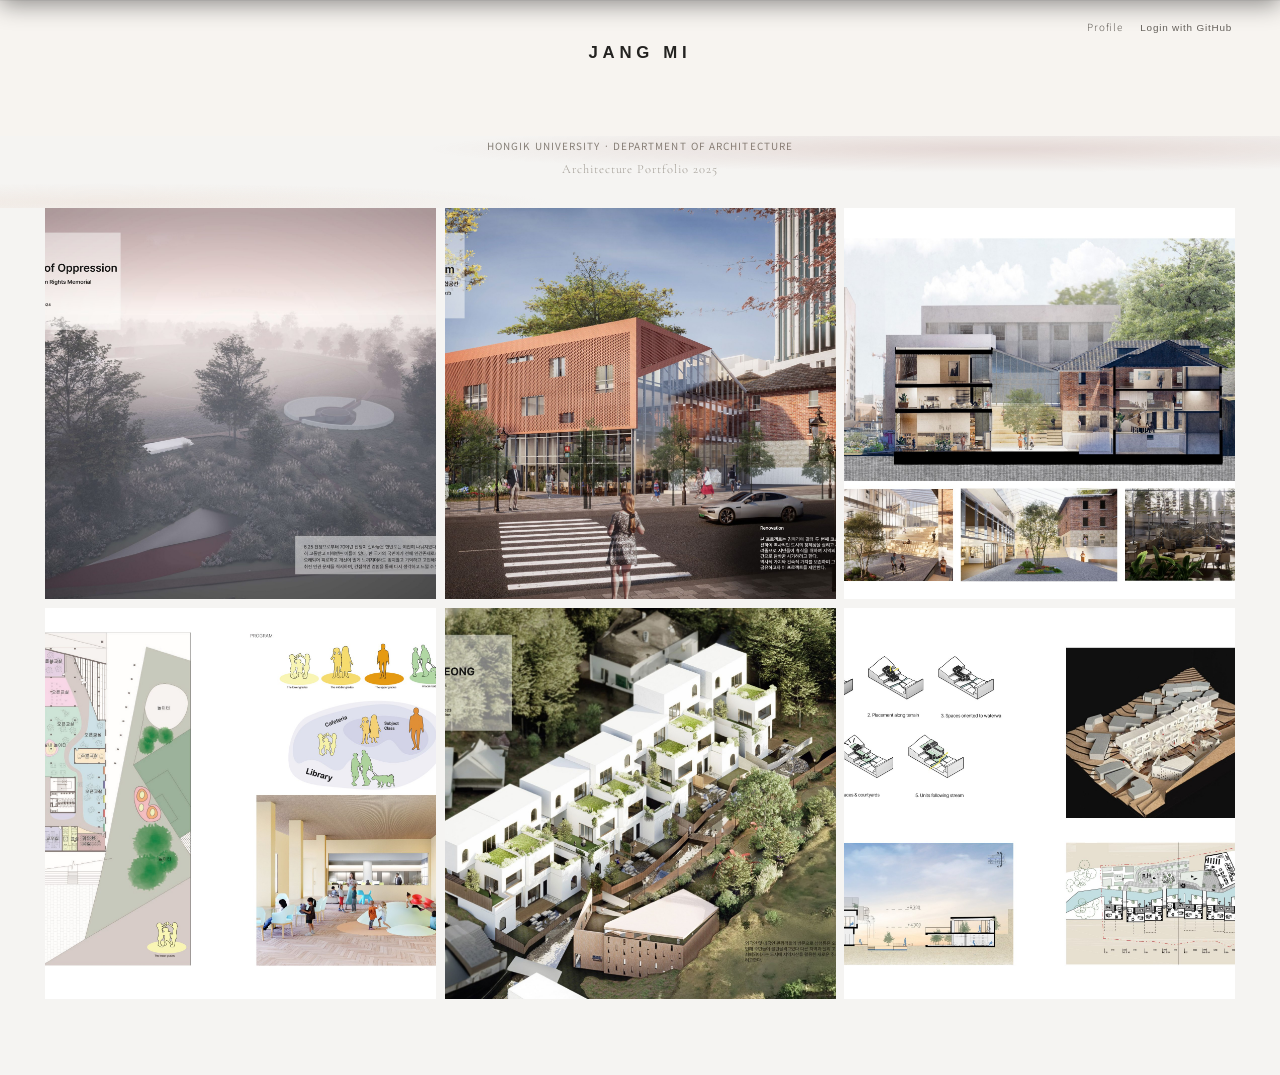
<file: index.html>
<!DOCTYPE html>
<html lang="ko">
<head>
  <meta charset="UTF-8">
  <meta name="viewport" content="width=device-width, initial-scale=1.0, viewport-fit=cover">
  <title>JANG MI | 2025 Architecture Portfolio</title>
  <link rel="preconnect" href="https://fonts.googleapis.com">
  <link rel="preconnect" href="https://fonts.gstatic.com" crossorigin>
  <link href="https://fonts.googleapis.com/css2?family=Cormorant+Garamond:ital,wght@0,400;0,500;0,600;1,400&family=Great+Vibes&family=Noto+Sans+KR:wght@300;400;500&display=swap" rel="stylesheet">
  <link rel="stylesheet" href="./css/style.css?v=20260718">
  <link rel="stylesheet" href="./css/themes.css?v=20260807">
  <link rel="stylesheet" href="./css/mobile.css?v=20260835">
  <link rel="stylesheet" href="./css/editor.css?v=20260837">
  <link rel="stylesheet" href="./css/pages.css?v=20260716">
  <link rel="stylesheet" href="./css/jangmi-theme.css?v=20261118">
  <link rel="stylesheet" href="./css/animations.css?v=20260818">
  <link rel="stylesheet" href="./css/jangmi.css?v=20261119-profile-documents">
</head>
<body class="skin-jangmi theme-light page-home">

  <header class="site-header" id="header">
    <a href="#projects" class="brand">JANG MI</a>

    <div class="header-top-actions">
      <a class="profile-header-link" href="#about">Profile</a>
      <div class="header-actions" id="headerActions"></div>
    </div>
    <nav class="nav-desktop" id="navDesktop"></nav>
    <button class="nav-toggle" type="button" aria-label="메뉴" aria-expanded="false">
      <span></span><span></span>
    </button>
  </header>

  <nav class="nav-mobile" id="navMobile" aria-hidden="true"></nav>
  <script src="./js/cms/nav.js"></script>

  <main>

    <!-- HOME -->
    <section class="hero landing-hero" id="home">
      <div class="landing-intro">
        <p class="hero-eyebrow"></p>
        <p class="hero-tagline-en" id="heroTaglineEn"></p>
      </div>
    </section>

    <!-- SELECTED PROJECTS -->
    <section class="section section-projects landing-projects" id="projects" aria-label="Selected projects">
      <div class="container">
        <h2 class="visually-hidden">SELECTED PROJECTS</h2>
        <div class="project-grid" id="projectGrid" data-reveal-stagger></div>
      </div>
    </section>

    <!-- PROFILE -->
    <section class="section section-about" id="about" aria-label="Profile">
      <a class="profile-backdrop" href="#projects" aria-hidden="true" tabindex="-1"></a>
      <div class="profile-modal" role="dialog" aria-modal="false" aria-labelledby="profileName" tabindex="-1">
        <a class="profile-close" href="#projects" aria-label="프로필 닫기">×</a>
        <div class="profile-content">
          <div class="profile-portrait portrait-frame portrait-frame--about">
            <img src="./assets/images/jangmi-portrait-about.jpg" alt="장미 프로필">
          </div>
          <div class="profile-copy">
            <p class="profile-kicker">ABOUT</p>
            <h1 id="profileName"></h1>
            <p class="profile-name-en" id="profileNameEn"></p>
            <p class="profile-role" id="profileRole"></p>
            <p class="profile-location">위치 <span id="profileLocation"></span></p>
            <p class="profile-bio" id="aboutText"></p>
            <p class="profile-bio profile-bio--extra" id="aboutExtra"></p>

            <div class="profile-contact">
              <p class="contact-lead"></p>
              <dl class="contact-row"></dl>
            </div>

            <div class="profile-actions">
              <a class="profile-portfolio-link" href="#portfolio-book">PORTFOLIO <span aria-hidden="true">↗</span></a>
              <a class="profile-portfolio-link profile-document-link" href="./pages/documents.html">DOCUMENTS <span aria-hidden="true">↗</span></a>
            </div>

            <div class="profile-education">
              <h2>EDUCATION</h2>
              <ul class="timeline-full" id="eduTimeline" data-reveal-stagger></ul>
            </div>

            <section class="profile-records-section" aria-labelledby="profileActivitiesTitle">
              <h2 id="profileActivitiesTitle">ACTIVITIES</h2>
              <div class="profile-activity-list" id="profileActivityGrid"></div>
            </section>

            <section class="profile-records-section" aria-labelledby="profileAwardsTitle">
              <h2 id="profileAwardsTitle">AWARDS</h2>
              <ul class="profile-award-list" id="profileAwardList"></ul>
            </section>
          </div>
        </div>
      </div>
    </section>

    <!-- 02 EDUCATION -->
    <section class="section section-education" id="education">
      <div class="container section-education__inner">
        <div class="education-panel reveal reveal-up reveal-blur">
          <div class="education-panel__bg" data-edit-image="profile.educationPanelBackground" aria-hidden="true"></div>
          <div class="education-panel__content">
            <button type="button" class="education-panel__bg-btn edit-only" data-trigger-edit-image="profile.educationPanelBackground">+ 배경 추가</button>
            <div class="section-headline">
              <span class="section-index section-index--light">02</span>
              <h2 class="section-title section-title--light">EDUCATION</h2>
            </div>
            <p class="detail-lines__heading detail-lines__heading--light">이력서 요약</p>
            <ul class="detail-lines detail-lines--light" id="resumeLines" data-reveal-stagger></ul>
            <div class="education-resume-links">
              <a class="text-link text-link--box" href="./pages/resume.html">VIEW MORE →</a>
            </div>
          </div>
        </div>
        <div class="education-visual reveal reveal-right reveal-zoom">
          <img class="education-visual__img" src="./assets/images/jangmi-portrait-education.jpg" alt="장미">
        </div>
      </div>
    </section>

    <!-- 03 SKILLS -->
    <section class="section section-skills" id="skills">
      <div class="container">
        <div class="section-headline reveal reveal-up reveal-blur">
          <span class="section-index">03</span>
          <h2 class="section-title">STRENGTHS</h2>
        </div>
        <div class="skill-categories reveal reveal-up" id="skillCategories" data-reveal-stagger></div>
        <div class="skill-bars" id="skillBars" data-reveal-stagger></div>
        <div class="tech-cloud reveal reveal-up" id="techCloud" data-reveal-stagger></div>
      </div>
    </section>

    <!-- 04 CAREER -->
    <section class="section section-career" id="career">
      <div class="container">
        <div class="section-headline reveal reveal-up reveal-blur">
          <span class="section-index">04</span>
          <h2 class="section-title">CAREER</h2>
        </div>
        <ul class="timeline-full" id="careerTimeline" data-reveal-stagger></ul>
      </div>
    </section>

    <!-- 05 ACTIVITIES -->
    <section class="section section-activities" id="activities">
      <div class="section-activities__bg" aria-hidden="true" data-parallax="0.1"></div>
      <button type="button" class="section-activities__bg-btn edit-only" data-trigger-edit-image="profile.activitiesBackgroundImage">+ 배경 추가</button>
      <div class="container">
        <div class="section-headline reveal reveal-up reveal-blur">
          <span class="section-index">05</span>
          <h2 class="section-title">ACTIVITIES</h2>
        </div>
        <div class="activity-grid" id="activityGrid" data-reveal-stagger></div>
      </div>
    </section>

    <!-- 06 TRAINING -->
    <section class="section section-training" id="training">
      <div class="container">
        <div class="section-headline reveal reveal-up reveal-blur">
          <span class="section-index">06</span>
          <h2 class="section-title">EXPERIENCE</h2>
        </div>
        <div class="training-grid" id="trainingGrid" data-reveal-stagger></div>
      </div>
    </section>

    <!-- 07 CERTIFICATES -->
    <section class="section section-certificates" id="certificates">
      <div class="container">
        <div class="section-headline reveal reveal-up reveal-blur">
          <span class="section-index">07</span>
          <h2 class="section-title">CERTIFICATES</h2>
        </div>
        <ul class="cert-list" id="certList" data-reveal-stagger></ul>
      </div>
    </section>

    <!-- 08 AWARDS -->
    <section class="section section-awards" id="awards">
      <div class="container">
        <div class="section-headline reveal reveal-up reveal-blur">
          <span class="section-index">08</span>
          <h2 class="section-title">AWARDS</h2>
        </div>
        <ul class="award-list" id="awardList" data-reveal-stagger></ul>
      </div>
    </section>

    <!-- 10 PORTFOLIO PAGES -->
    <section class="section section-portfolio-book" id="portfolio-book" role="dialog" aria-modal="true" aria-labelledby="portfolioBookTitle" tabindex="-1">
      <a class="portfolio-back" href="#about" aria-label="프로필로 돌아가기">← PROFILE</a>
      <div class="container">
        <div class="section-headline reveal reveal-up reveal-blur">
          <span class="section-index">10</span>
          <h2 class="section-title" id="portfolioBookTitle">PORTFOLIO</h2>
        </div>
        <div class="portfolio-book-actions">
          <a class="text-link text-link--box" href="./assets/docs/jangmi-architecture-portfolio-2025.pdf" target="_blank" rel="noopener">OPEN PDF ↗</a>
        </div>
        <div class="portfolio-page-grid" data-reveal-stagger>
          <figure class="portfolio-book-page"><img src="./assets/images/jangmi/01-cover.jpg" alt="Jang Mi Portfolio page 01" loading="eager"><figcaption>01</figcaption></figure>
          <figure class="portfolio-book-page"><img src="./assets/images/jangmi/02-contents.jpg" alt="Jang Mi Portfolio page 02"><figcaption>02</figcaption></figure>
          <figure class="portfolio-book-page"><img src="./assets/images/jangmi/03-shadows-overview.jpg" alt="Jang Mi Portfolio page 03" loading="lazy"><figcaption>03</figcaption></figure>
          <figure class="portfolio-book-page"><img src="./assets/images/jangmi/04-shadows-analysis.jpg" alt="Jang Mi Portfolio page 04" loading="lazy"><figcaption>04</figcaption></figure>
          <figure class="portfolio-book-page"><img src="./assets/images/jangmi/05-shadows-plan.jpg" alt="Jang Mi Portfolio page 05" loading="lazy"><figcaption>05</figcaption></figure>
          <figure class="portfolio-book-page"><img src="./assets/images/jangmi/06-shadows-details.jpg" alt="Jang Mi Portfolio page 06" loading="lazy"><figcaption>06</figcaption></figure>
          <figure class="portfolio-book-page"><img src="./assets/images/jangmi/07-larchiveum-overview.jpg" alt="Jang Mi Portfolio page 07" loading="lazy"><figcaption>07</figcaption></figure>
          <figure class="portfolio-book-page"><img src="./assets/images/jangmi/08-larchiveum-analysis.jpg" alt="Jang Mi Portfolio page 08" loading="lazy"><figcaption>08</figcaption></figure>
          <figure class="portfolio-book-page"><img src="./assets/images/jangmi/09-larchiveum-drawing.jpg" alt="Jang Mi Portfolio page 09" loading="lazy"><figcaption>09</figcaption></figure>
          <figure class="portfolio-book-page"><img src="./assets/images/jangmi/10-unity-overview.jpg" alt="Jang Mi Portfolio page 10" loading="lazy"><figcaption>10</figcaption></figure>
          <figure class="portfolio-book-page"><img src="./assets/images/jangmi/11-unity-site.jpg" alt="Jang Mi Portfolio page 11" loading="lazy"><figcaption>11</figcaption></figure>
          <figure class="portfolio-book-page"><img src="./assets/images/jangmi/12-unity-details.jpg" alt="Jang Mi Portfolio page 12" loading="lazy"><figcaption>12</figcaption></figure>
          <figure class="portfolio-book-page"><img src="./assets/images/jangmi/13-samcheong-overview.jpg" alt="Jang Mi Portfolio page 13" loading="lazy"><figcaption>13</figcaption></figure>
          <figure class="portfolio-book-page"><img src="./assets/images/jangmi/14-samcheong-plan.jpg" alt="Jang Mi Portfolio page 14" loading="lazy"><figcaption>14</figcaption></figure>
          <figure class="portfolio-book-page"><img src="./assets/images/jangmi/15-resin-objects.jpg" alt="Jang Mi Portfolio page 15" loading="lazy"><figcaption>15</figcaption></figure>
          <figure class="portfolio-book-page"><img src="./assets/images/jangmi/16-resin-collaboration.jpg" alt="Jang Mi Portfolio page 16" loading="lazy"><figcaption>16</figcaption></figure>
          <figure class="portfolio-book-page"><img src="./assets/images/jangmi/17-photography-overview.jpg" alt="Jang Mi Portfolio page 17" loading="lazy"><figcaption>17</figcaption></figure>
          <figure class="portfolio-book-page"><img src="./assets/images/jangmi/18-photography-01.jpg" alt="Jang Mi Portfolio page 18" loading="lazy"><figcaption>18</figcaption></figure>
          <figure class="portfolio-book-page"><img src="./assets/images/jangmi/19-photography-02.jpg" alt="Jang Mi Portfolio page 19" loading="lazy"><figcaption>19</figcaption></figure>
          <figure class="portfolio-book-page"><img src="./assets/images/jangmi/20-closing-contact.jpg" alt="Jang Mi Portfolio page 20" loading="lazy"><figcaption>20</figcaption></figure>
        </div>
      </div>
    </section>

    <!-- 11 CONTACT -->
    <section class="section section-contact" id="contact">
      <div class="container contact-compact reveal reveal-up reveal-blur">
        <div class="contact-grid">
          <div class="contact-copy">
            <div class="section-headline contact-head">
              <span class="section-index">11</span>
              <h2 class="section-title">CONTACT</h2>
            </div>
            <p class="contact-lead">언제나 환영합니다.</p>
            <div class="contact-row"></div>
          </div>

        </div>
      </div>
    </section>
  </main>

  <footer class="site-footer">
    <button type="button" class="top-btn" id="topBtn">TOP ↑</button>
    <p>© 2025 JANG MI. ALL RIGHTS RESERVED.</p>
  </footer>

  <div class="skeleton-overlay" id="skeletonOverlay" aria-hidden="true"></div>
  <div class="toast" id="toast" role="status" aria-live="polite"></div>
  <div class="editor-drawer" id="editorDrawer" aria-hidden="true"></div>

  <script src="./js/portfolio-data.js"></script>
  <script src="./js/data-loader.js"></script>
  <script src="./js/cms/documents-access.js"></script>
  <script src="./js/editor/store.js?v=20260723"></script>
  <script src="./js/editor/history.js"></script>
  <script src="./js/editor/autosave.js?v=20260801"></script>
  <script src="./js/editor/draft.js"></script>
  <script src="./js/cms/shared.js?v=20260836"></script>
  <script src="./js/editor/auth.js"></script>
  <script src="./js/editor/github.js?v=20260836"></script>
  <script src="./js/editor/upload.js"></script>
  <script src="./js/editor/ui.js"></script>
  <script src="./js/cms/github-panel.js"></script>
  <script src="./js/cms/header.js?v=20261119-single-theme"></script>
  <script src="./js/editor/inline-editor.js?v=20261119-profile-records"></script>
  <script src="./js/seo.js"></script>
  <script src="./js/theme.js?v=20261119-single-theme"></script>
  <script src="./js/project-detail.js?v=20261119-project-detail"></script>
  <script src="./js/main.js?v=20261119-profile-records"></script>
</body>
</html>
</file>
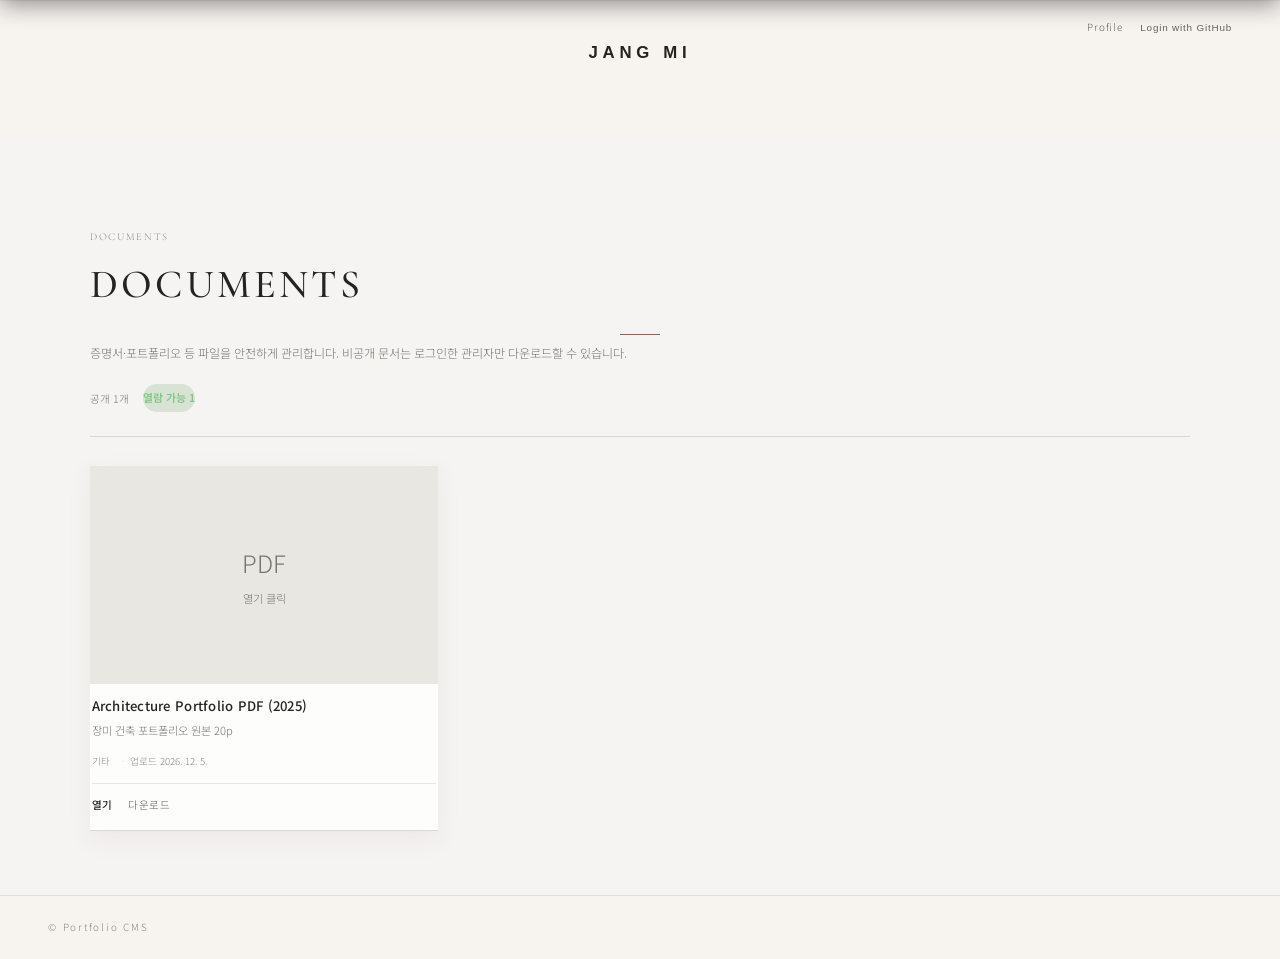
<file: pages/documents.html>
<!DOCTYPE html>
<html lang="ko">
<head>
  <meta charset="UTF-8">
  <meta name="viewport" content="width=device-width, initial-scale=1.0, viewport-fit=cover">
  <title>Documents | Portfolio CMS</title>
  <link rel="preconnect" href="https://fonts.googleapis.com">
  <link rel="preconnect" href="https://fonts.gstatic.com" crossorigin>
  <link href="https://fonts.googleapis.com/css2?family=Cormorant+Garamond:wght@400;500;600&family=Noto+Sans+KR:wght@300;400;500&display=swap" rel="stylesheet">
  <link rel="stylesheet" href="../css/style.css">
  <link rel="stylesheet" href="../css/jangmi-theme.css?v=20260810">
  <link rel="stylesheet" href="../css/themes.css">
  <link rel="stylesheet" href="../css/mobile.css">
  <link rel="stylesheet" href="../css/editor.css">
  <link rel="stylesheet" href="../css/pages.css?v=20260730">
  <link rel="stylesheet" href="../css/jangmi.css?v=20261119-profile-documents">
</head>
<body class="skin-jangmi theme-light page-documents">
  <header class="site-header" id="header">
    <a href="../index.html#projects" class="brand">JANG MI</a>

    <div class="header-top-actions">
      <a class="profile-header-link" href="../index.html#about">Profile</a>
      <div class="header-actions" id="headerActions"></div>
    </div>
    <nav class="nav-desktop" id="navDesktop"></nav>
    <button class="nav-toggle" type="button" aria-label="메뉴" aria-expanded="false">
      <span></span><span></span>
    </button>
  </header>
  <nav class="nav-mobile" id="navMobile" aria-hidden="true"></nav>
  <script src="../js/cms/nav.js"></script>

  <main class="page-main">
    <div class="container">
      <div class="documents-page__head reveal">
        <span class="section-index">Documents</span>
        <h1 class="section-title">DOCUMENTS</h1>
        <p class="page-lead">증명서·포트폴리오 등 파일을 안전하게 관리합니다. 비공개 문서는 로그인한 관리자만 다운로드할 수 있습니다.</p>
        <div class="documents-legend reveal edit-only">
          <span class="doc-badge doc-badge--public">공개</span>
          <span class="doc-badge doc-badge--private">비공개</span>
          <span class="doc-badge doc-badge--link">링크 공유</span>
          <span class="doc-badge doc-badge--password">비밀번호</span>
        </div>
        <div class="documents-summary" id="documentsSummary"></div>

        <div class="page-action-hub edit-only" id="documentsActionHub">
          <div class="page-action-bar">
            <button type="button" class="page-action-btn page-action-btn--primary" id="docUploadBtn">↑ 파일 업로드</button>
            <button type="button" class="page-action-btn" id="docAddEmptyBtn">+ 빈 문서 추가</button>
          </div>
        </div>
      </div>
      <div class="doc-dropzone edit-only" id="docDropzone">
        <p>파일을 드래그 앤 드롭하거나 클릭하여 업로드</p>
        <small>PDF, PNG, JPG, DOCX, HWP, ZIP</small>
      </div>
      <div class="documents-grid reveal" id="documentsGrid"></div>
    </div>
  </main>

  <footer class="site-footer"><p>© Portfolio CMS</p></footer>
  <div class="editor-drawer" id="editorDrawer" aria-hidden="true"></div>

  <script src="../js/portfolio-data.js"></script>
  <script src="../js/data-loader.js"></script>
  <script src="../js/editor/store.js"></script>
  <script src="../js/editor/history.js"></script>
  <script src="../js/editor/autosave.js?v=20260723"></script>
  <script src="../js/editor/draft.js"></script>
  <script src="../js/cms/shared.js?v=20260836"></script>
  <script src="../js/cms/documents-access.js?v=20261119-documents-profile"></script>
  <script src="../js/cms/page-actions.js?v=20260723"></script>
  <script src="../js/editor/auth.js"></script>
  <script src="../js/editor/github.js?v=20260836"></script>
  <script src="../js/editor/upload.js"></script>
  <script src="../js/editor/ui.js"></script>
  <script src="../js/cms/github-panel.js"></script>
  <script src="../js/cms/header.js?v=20261119-nav-consistency"></script>
  <script src="../js/seo.js"></script>
  <script src="../js/theme.js?v=20260807"></script>
  <script src="../js/editor/inline-editor.js?v=20261119-profile-records"></script>
  <script src="../js/pages/documents.js?v=20260730"></script>
</body>
</html>
</file>
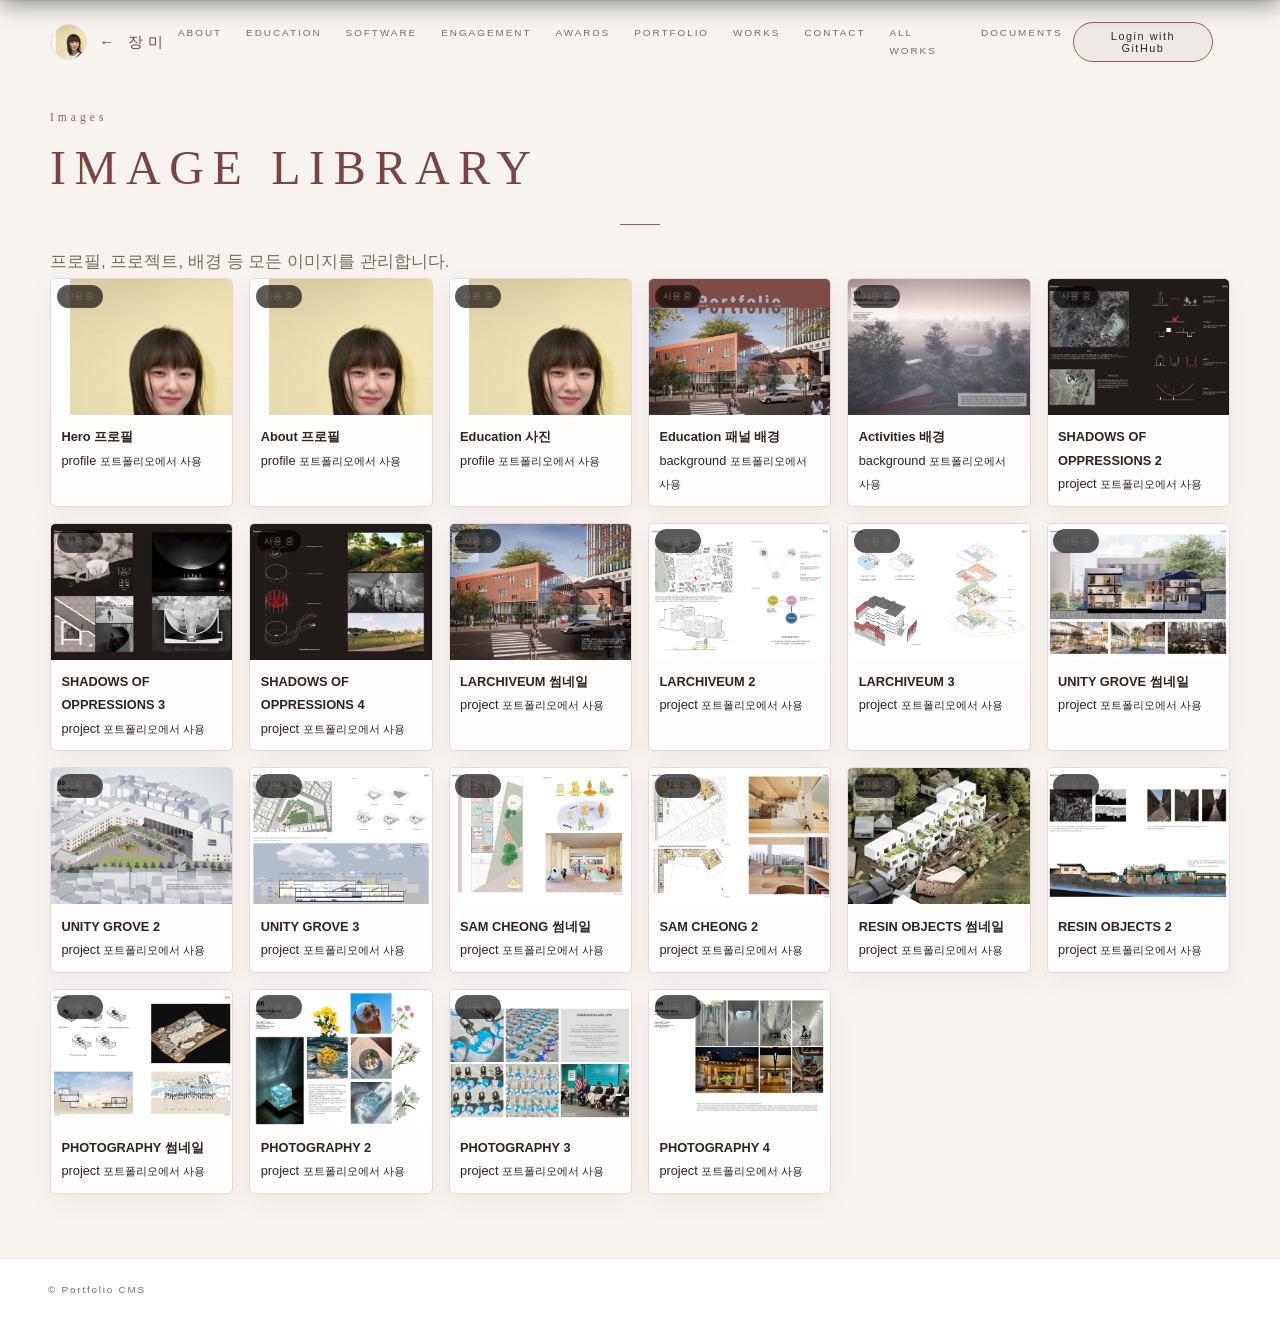
<file: pages/images.html>
<!DOCTYPE html>
<html lang="ko">
<head>
  <meta charset="UTF-8">
  <meta name="viewport" content="width=device-width, initial-scale=1.0, viewport-fit=cover">
  <title>Image Library | Portfolio CMS</title>
  <link rel="stylesheet" href="../css/style.css">
  <link rel="stylesheet" href="../css/jangmi-theme.css?v=20260810">
  <link rel="stylesheet" href="../css/themes.css">
  <link rel="stylesheet" href="../css/mobile.css">
  <link rel="stylesheet" href="../css/editor.css">
  <link rel="stylesheet" href="../css/pages.css">
</head>
<body class="skin-jangmi theme-light">
  <header class="site-header" id="header">
    <a href="../index.html" class="brand">JANG MI</a>
    <nav class="nav-desktop" id="navDesktop"></nav>
    <div class="header-actions" id="headerActions"></div>
    <button class="nav-toggle" type="button" aria-label="메뉴" aria-expanded="false">
      <span></span><span></span>
    </button>
  </header>
  <nav class="nav-mobile" id="navMobile" aria-hidden="true"></nav>
  <script src="../js/cms/nav.js"></script>

  <main class="page-main">
    <div class="container">
      <div class="images-page__head reveal">
        <span class="section-index">Images</span>
        <h1 class="section-title">IMAGE LIBRARY</h1>
        <p class="page-lead">프로필, 프로젝트, 배경 등 모든 이미지를 관리합니다.</p>
      </div>
      <div class="image-dropzone edit-only" id="imageDropzone">
        <p>이미지 드래그 앤 드롭 또는 클릭 (자동 압축)</p>
      </div>
      <div class="image-grid reveal" id="imageGrid"></div>
    </div>
  </main>

  <footer class="site-footer"><p>© Portfolio CMS</p></footer>
  <div class="editor-drawer" id="editorDrawer" aria-hidden="true"></div>

  <script src="../js/portfolio-data.js"></script>
  <script src="../js/data-loader.js"></script>
  <script src="../js/cms/documents-access.js"></script>
  <script src="../js/editor/store.js"></script>
  <script src="../js/editor/history.js"></script>
  <script src="../js/editor/autosave.js"></script>
  <script src="../js/editor/draft.js"></script>
  <script src="../js/cms/shared.js?v=20260836"></script>
  <script src="../js/editor/auth.js"></script>
  <script src="../js/editor/github.js?v=20260836"></script>
  <script src="../js/editor/upload.js"></script>
  <script src="../js/editor/ui.js"></script>
  <script src="../js/cms/github-panel.js"></script>
  <script src="../js/cms/header.js"></script>
  <script src="../js/seo.js"></script>
  <script src="../js/theme.js?v=20260807"></script>
  <script src="../js/editor/inline-editor.js?v=20260836"></script>
  <script src="../js/pages/images.js"></script>
</body>
</html>
</file>
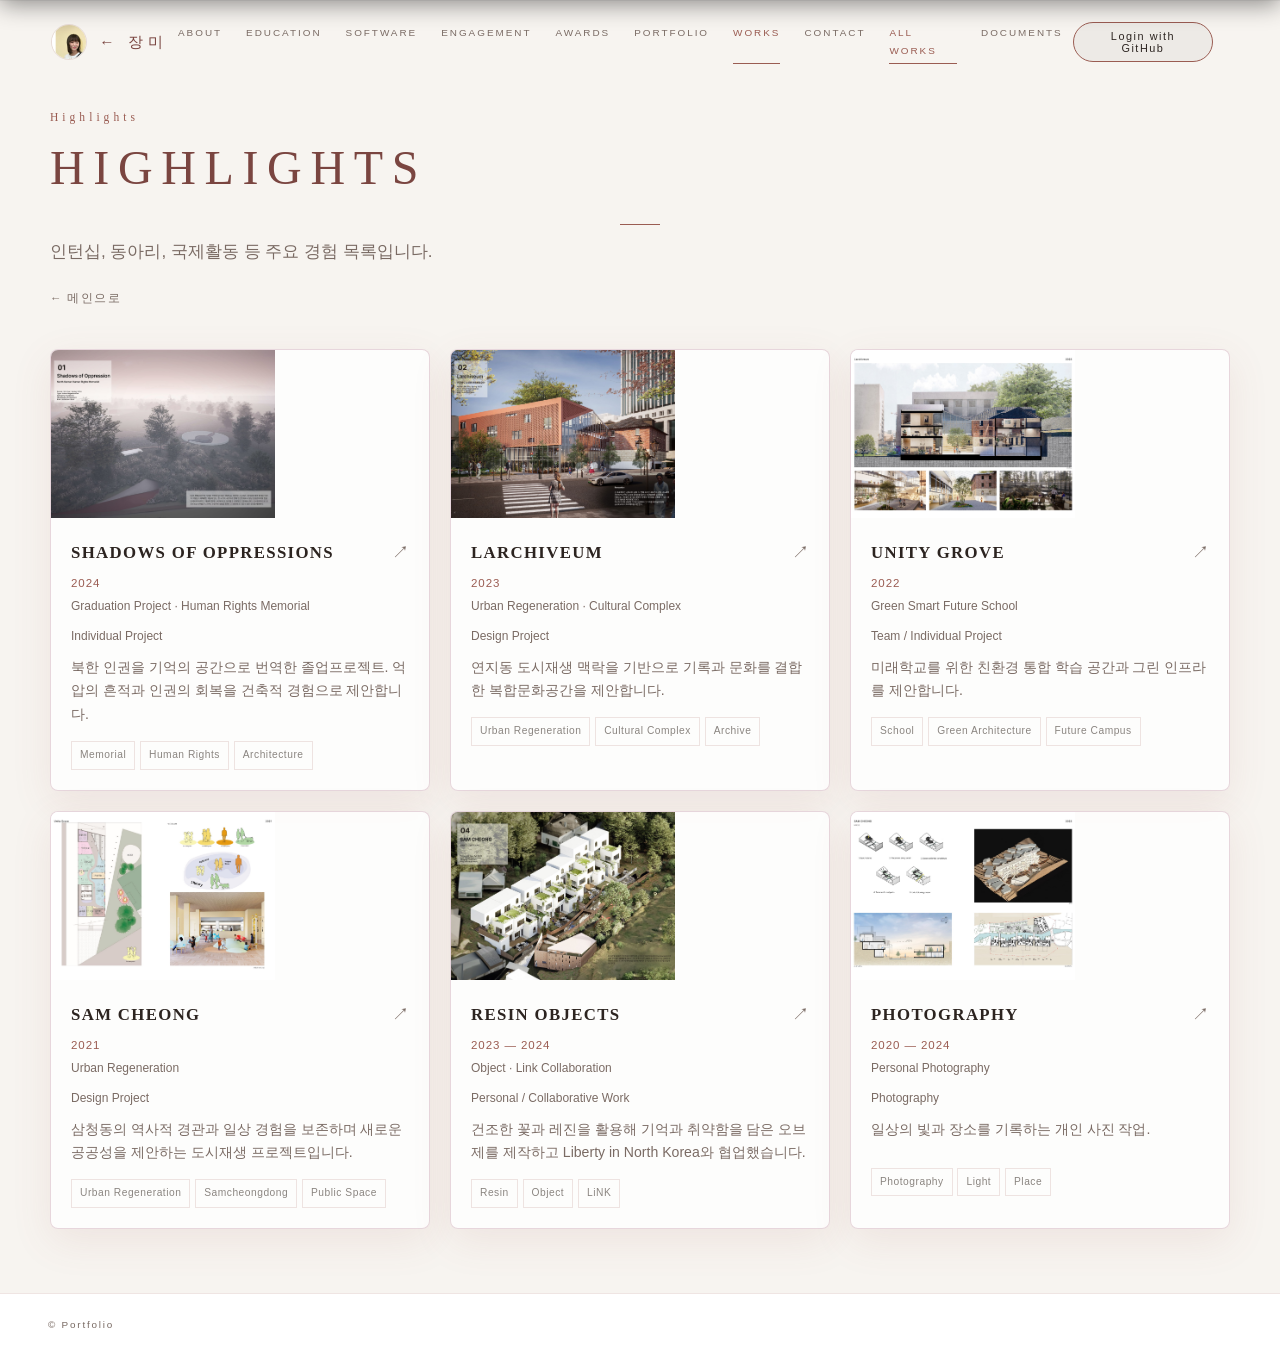
<file: pages/projects.html>
<!DOCTYPE html>
<html lang="ko">
<head>
  <meta charset="UTF-8">
  <meta name="viewport" content="width=device-width, initial-scale=1.0, viewport-fit=cover">
  <title>Highlights | JANG MI</title>
  <link rel="stylesheet" href="../css/style.css">
  <link rel="stylesheet" href="../css/jangmi-theme.css?v=20260817">
  <link rel="stylesheet" href="../css/animations.css?v=20260818">
  <link rel="stylesheet" href="../css/themes.css">
  <link rel="stylesheet" href="../css/mobile.css">
  <link rel="stylesheet" href="../css/editor.css">
  <link rel="stylesheet" href="../css/pages.css">
</head>
<body class="skin-jangmi theme-light">
  <header class="site-header" id="header">
    <a href="../index.html" class="brand">JANG MI</a>
    <nav class="nav-desktop" id="navDesktop"></nav>
    <div class="header-actions" id="headerActions"></div>
    <button class="nav-toggle" type="button" aria-label="메뉴" aria-expanded="false">
      <span></span><span></span>
    </button>
  </header>
  <nav class="nav-mobile" id="navMobile" aria-hidden="true"></nav>
  <script src="../js/cms/nav.js"></script>

  <main class="page-main">
    <div class="container">
      <div class="projects-page__head reveal reveal-up reveal-blur">
        <span class="section-index">Highlights</span>
        <h1 class="section-title">HIGHLIGHTS</h1>
        <p class="page-lead">인턴십, 동아리, 국제활동 등 주요 경험 목록입니다.</p>
        <div class="projects-page__actions">
          <a class="text-link" href="../index.html#projects">← 메인으로</a>
        </div>
        <div class="page-action-hub edit-only" id="projectsActionHub">
          <div class="page-action-bar">
            <button type="button" class="page-action-btn page-action-btn--primary" id="projectAddBtn">+ 경험 추가</button>
          </div>
        </div>
      </div>
      <div class="project-grid project-grid--page reveal reveal-up" id="projectsPageGrid" data-reveal-stagger></div>
    </div>
  </main>

  <footer class="site-footer"><p>© Portfolio</p></footer>
  <div class="editor-drawer" id="editorDrawer" aria-hidden="true"></div>
  <div class="toast" id="toast" role="status" aria-live="polite"></div>

  <script src="../js/portfolio-data.js"></script>
  <script src="../js/data-loader.js"></script>
  <script src="../js/editor/store.js"></script>
  <script src="../js/editor/history.js"></script>
  <script src="../js/editor/autosave.js"></script>
  <script src="../js/editor/draft.js"></script>
  <script src="../js/cms/shared.js?v=20260836"></script>
  <script src="../js/cms/page-actions.js"></script>
  <script src="../js/editor/auth.js"></script>
  <script src="../js/editor/github.js?v=20260836"></script>
  <script src="../js/editor/upload.js"></script>
  <script src="../js/editor/ui.js"></script>
  <script src="../js/cms/github-panel.js"></script>
  <script src="../js/cms/header.js"></script>
  <script src="../js/seo.js"></script>
  <script src="../js/theme.js?v=20260807"></script>
  <script src="../js/project-detail.js?v=20261119-project-detail"></script>
  <script src="../js/main.js?v=20261119-profile-records"></script>
  <script src="../js/editor/inline-editor.js?v=20261119-profile-records"></script>
  <script src="../js/pages/projects.js"></script>
</body>
</html>
</file>
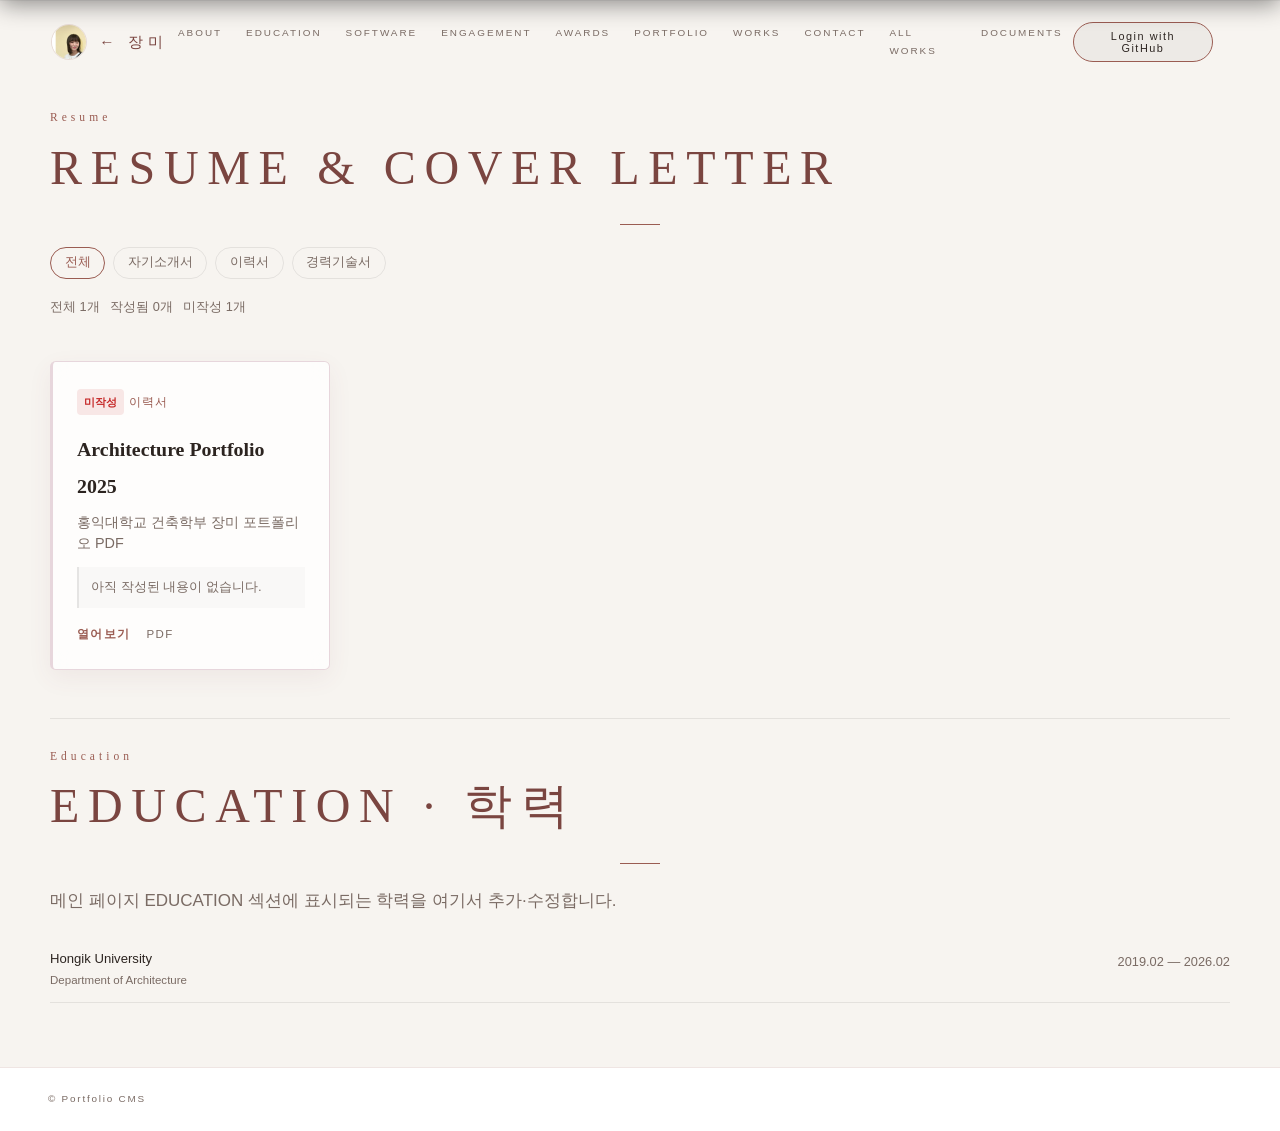
<file: pages/resume-view.html>
<!DOCTYPE html>
<html lang="ko">
<head>
  <meta charset="UTF-8">
  <meta name="viewport" content="width=device-width, initial-scale=1.0, viewport-fit=cover">
  <title>Resume | Portfolio CMS</title>
  <link rel="stylesheet" href="../css/style.css">
  <link rel="stylesheet" href="../css/jangmi-theme.css?v=20260810">
  <link rel="stylesheet" href="../css/themes.css">
  <link rel="stylesheet" href="../css/mobile.css">
  <link rel="stylesheet" href="../css/editor.css">
  <link rel="stylesheet" href="../css/pages.css">
</head>
<body class="skin-jangmi theme-light">
  <header class="site-header" id="header">
    <a href="../index.html" class="brand">JANG MI</a>
    <nav class="nav-desktop" id="navDesktop"></nav>
    <div class="header-actions" id="headerActions"></div>
    <button class="nav-toggle" type="button" aria-label="메뉴" aria-expanded="false">
      <span></span><span></span>
    </button>
  </header>
  <nav class="nav-mobile" id="navMobile" aria-hidden="true"></nav>
  <script src="../js/cms/nav.js"></script>

  <main class="page-main resume-doc-page">
    <div class="container container--doc">
      <h1 class="resume-doc-page__title" id="resumeDocTitle"></h1>
      <div class="resume-doc-toolbar">
        <div class="resume-doc-page__meta" id="resumeDocMeta"></div>
        <div class="section-add-hub__head edit-only">
          <span class="section-add-hub__title">항목 추가</span>
          <span class="section-add-hub__sep" aria-hidden="true">·</span>
          <span class="section-add-hub__hint">섹션을 추가한 뒤 아래 입력란에 작성하세요.</span>
        </div>
      </div>

      <div class="section-add-hub edit-only" id="sectionAddHub">
        <div class="section-preset-row">
          <div class="section-preset-btns" id="sectionPresetBtns"></div>
          <button type="button" class="section-preset-btn section-preset-btn--custom" id="sectionCustomAddBtn">+ 직접 입력 (제목)</button>
        </div>
      </div>

      <article class="resume-document" id="resumeDoc"></article>
    </div>
  </main>

  <footer class="site-footer"><p>© Portfolio CMS</p></footer>
  <div class="editor-drawer" id="editorDrawer" aria-hidden="true"></div>

  <script src="../js/portfolio-data.js"></script>
  <script src="../js/data-loader.js"></script>
  <script src="../js/cms/documents-access.js"></script>
  <script src="../js/editor/store.js"></script>
  <script src="../js/editor/history.js"></script>
  <script src="../js/editor/autosave.js?v=20260723"></script>
  <script src="../js/editor/draft.js"></script>
  <script src="../js/cms/shared.js?v=20260836"></script>
  <script src="../js/cms/page-actions.js?v=20260723"></script>
  <script src="../js/editor/auth.js"></script>
  <script src="../js/editor/github.js?v=20260836"></script>
  <script src="../js/editor/upload.js"></script>
  <script src="../js/editor/ui.js"></script>
  <script src="../js/cms/github-panel.js"></script>
  <script src="../js/cms/header.js"></script>
  <script src="../js/seo.js"></script>
  <script src="../js/theme.js?v=20260807"></script>
  <script src="../js/editor/inline-editor.js?v=20260836"></script>
  <script src="../js/pages/resume-view.js?v=20260723"></script>
</body>
</html>
</file>
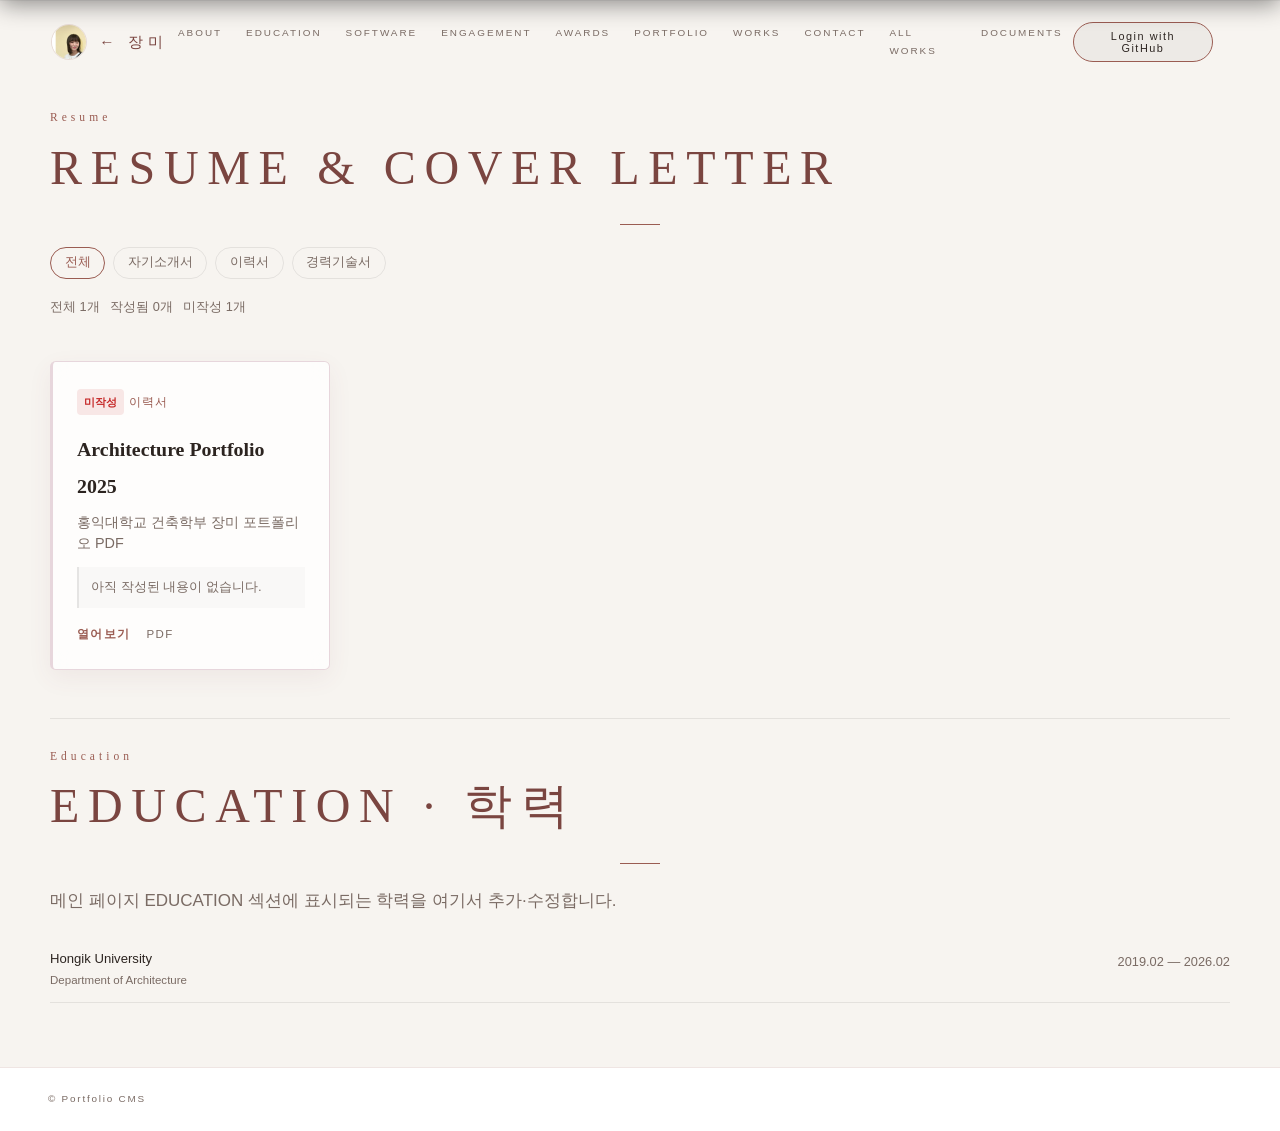
<file: pages/resume.html>
<!DOCTYPE html>
<html lang="ko">
<head>
  <meta charset="UTF-8">
  <meta name="viewport" content="width=device-width, initial-scale=1.0, viewport-fit=cover">
  <title>Resume | Portfolio CMS</title>
  <link rel="stylesheet" href="../css/style.css">
  <link rel="stylesheet" href="../css/jangmi-theme.css?v=20260819">
  <link rel="stylesheet" href="../css/themes.css">
  <link rel="stylesheet" href="../css/mobile.css">
  <link rel="stylesheet" href="../css/editor.css">
  <link rel="stylesheet" href="../css/pages.css">
</head>
<body class="skin-jangmi theme-light">
  <header class="site-header" id="header">
    <a href="../index.html" class="brand">JANG MI</a>
    <nav class="nav-desktop" id="navDesktop"></nav>
    <div class="header-actions" id="headerActions"></div>
    <button class="nav-toggle" type="button" aria-label="메뉴" aria-expanded="false">
      <span></span><span></span>
    </button>
  </header>
  <nav class="nav-mobile" id="navMobile" aria-hidden="true"></nav>
  <script src="../js/cms/nav.js"></script>

  <main class="page-main">
    <div class="container">
      <div class="resume-page__head reveal">
        <span class="section-index">Resume</span>
        <h1 class="section-title">RESUME & COVER LETTER</h1>
        <div class="resume-type-tabs" id="resumeTypeTabs">
          <button type="button" class="resume-type-tab is-active" data-filter="all">전체</button>
          <button type="button" class="resume-type-tab" data-filter="cover-letter">자기소개서</button>
          <button type="button" class="resume-type-tab" data-filter="resume">이력서</button>
          <button type="button" class="resume-type-tab" data-filter="career-description">경력기술서</button>
        </div>
        <div class="resume-summary" id="resumeSummary"></div>

        <!-- 작성 홈 — 항상 표시 -->
        <div class="page-action-hub edit-only" id="resumeActionHub">
          
          <div class="page-action-bar">
            <button type="button" class="page-action-btn page-action-btn--primary" data-resume-add="cover-letter">+ 자기소개서</button>
            <button type="button" class="page-action-btn page-action-btn--primary" data-resume-add="resume">+ 이력서</button>
            <button type="button" class="page-action-btn" data-resume-add="career-description">+ 경력기술서</button>
          </div>
        </div>
      </div>
      <div class="resume-grid reveal" id="resumeGrid"></div>

      <!-- EDUCATION 학력 관리 -->
      <section class="resume-education-panel reveal" id="resumeEducationPanel">
        <div class="resume-education-panel__head">
          <span class="section-index">Education</span>
          <h2 class="section-title">EDUCATION · 학력</h2>
          <p class="page-lead">메인 페이지 EDUCATION 섹션에 표시되는 학력을 여기서 추가·수정합니다.</p>
          <button type="button" class="page-action-btn edit-only" id="resumeEduAddBtn">+ 학력 추가</button>
        </div>
        <ul class="resume-edu-list" id="resumeEduList"></ul>
      </section>
    </div>
  </main>

  <footer class="site-footer"><p>© Portfolio CMS</p></footer>

  <div class="editor-drawer" id="editorDrawer" aria-hidden="true"></div>

  <script src="../js/portfolio-data.js"></script>
  <script src="../js/data-loader.js"></script>
  <script src="../js/cms/documents-access.js"></script>
  <script src="../js/editor/store.js"></script>
  <script src="../js/editor/history.js"></script>
  <script src="../js/editor/autosave.js?v=20260723"></script>
  <script src="../js/editor/draft.js"></script>
  <script src="../js/cms/shared.js?v=20260836"></script>
  <script src="../js/cms/page-actions.js?v=20260723"></script>
  <script src="../js/editor/auth.js"></script>
  <script src="../js/editor/github.js?v=20260836"></script>
  <script src="../js/editor/upload.js"></script>
  <script src="../js/editor/ui.js"></script>
  <script src="../js/cms/github-panel.js"></script>
  <script src="../js/cms/header.js"></script>
  <script src="../js/seo.js"></script>
  <script src="../js/theme.js?v=20260807"></script>
  <script src="../js/editor/inline-editor.js?v=20260836"></script>
  <script src="../js/pages/resume.js?v=20260723"></script>
</body>
</html>
</file>
<file: css/style.css>
/* ===================================================
   장범조 Portfolio — Editorial Dark Theme
   =================================================== */

:root {
  --page-gutter: clamp(1rem, 4.5vw, 1.5rem);
  --black: #050505;
  --surface: #0c0c0c;
  --surface-2: #121212;
  --line: rgba(255, 255, 255, 0.1);
  --line-strong: rgba(255, 255, 255, 0.18);
  --white: #f2efe8;
  --muted: #9a9590;
  --muted-dim: #6b6660;
  --accent: #7a1f1f;
  --accent-deep: #4a1212;
  --accent-readable: var(--accent);
  --accent-readable-surface: var(--accent);
  --muted-readable: var(--muted);
  --muted-readable-surface: var(--muted);
  --text-primary: var(--white);
  --text-soft: var(--muted);
  --text-on-accent: #ffffff;
  --text-on-accent-muted: rgba(255, 255, 255, 0.72);
  --text-on-accent-faint: rgba(255, 255, 255, 0.48);
  --text-on-accent-soft: rgba(255, 255, 255, 0.82);
  --text-on-accent-dim: rgba(255, 255, 255, 0.58);
  --line-on-accent: rgba(255, 255, 255, 0.14);
  --body-soft: color-mix(in srgb, var(--white) 78%, transparent);
  --body-muted: color-mix(in srgb, var(--white) 62%, transparent);
  --body-faint: color-mix(in srgb, var(--white) 48%, transparent);
  --surface-tint-03: rgba(255, 255, 255, 0.03);
  --surface-tint-04: rgba(255, 255, 255, 0.04);
  --surface-tint-06: rgba(255, 255, 255, 0.06);
  --surface-tint-08: rgba(255, 255, 255, 0.08);
  --surface-tint-10: rgba(255, 255, 255, 0.10);
  --surface-tint-55: rgba(255, 255, 255, 0.55);
  --serif: "Playfair Display", "Noto Serif KR", serif;
  --sans: "Noto Sans KR", sans-serif;
  --signature: "Cormorant Garamond", serif;
  --container: min(1100px, calc(100% - 2 * var(--page-gutter, 1.5rem)));
  --section-pad: clamp(3.5rem, 7vw, 6rem);
  --ease: cubic-bezier(0.22, 1, 0.36, 1);
  --portrait-w: min(280px, 72vw);
  --portrait-w-sm: min(220px, 55vw);
}

*, *::before, *::after { margin: 0; padding: 0; box-sizing: border-box; }

html { scroll-behavior: smooth; scroll-padding-top: 72px; }

body {
  font-family: var(--sans);
  background: var(--black);
  color: var(--white);
  line-height: 1.75;
  font-weight: 300;
  overflow-x: hidden;
  -webkit-font-smoothing: antialiased;
}

a { color: inherit; text-decoration: none; transition: color 0.25s; }

img {
  display: block;
  width: 100%;
  height: 100%;
  object-fit: cover;
  object-position: top center;
}

/* 업로드·프로필 사진 — 원본 색상 유지 */
.brand__logo,
.header-actions__avatar,
.portrait-frame img,
.education-visual__img,
.image-card img,
.doc-card__thumb img,
.project-screenshot,
.project-card__thumb,
.hero-portrait img,
.about-portrait img {
  filter: none;
}

.container { width: var(--container); margin-inline: auto; }

/* ── Header ── */
.site-header {
  position: fixed;
  inset: 0 0 auto;
  z-index: 100;
  display: flex;
  align-items: center;
  justify-content: space-between;
  padding: 1.2rem clamp(1.2rem, 4vw, 2.5rem);
  transition: background 0.35s, border-color 0.35s;
  gap: 0.65rem;
}

.site-header .brand,
.site-header .nav-toggle {
  position: relative;
  z-index: 2;
  flex-shrink: 0;
}

.nav-desktop a,
.site-header .brand {
  pointer-events: auto;
}

.site-header.is-scrolled {
  background: rgba(5, 5, 5, 0.92);
  backdrop-filter: blur(12px);
  border-bottom: 1px solid var(--line);
}

.brand {
  font-family: var(--serif);
  font-size: 0.78rem;
  letter-spacing: 0.2em;
  display: inline-flex;
  align-items: center;
  gap: 0.6rem;
}

.brand__logo {
  width: 32px;
  height: 32px;
  border-radius: 50%;
  object-fit: cover;
  border: 1px solid var(--line);
}

.header-actions {
  display: flex;
  align-items: center;
  gap: 0.5rem;
  margin-left: auto;
  margin-right: 1rem;
}

.header-actions__btn,
.header-actions__user {
  display: inline-flex;
  align-items: center;
  gap: 0.45rem;
  padding: 0.4rem 0.75rem;
  font-size: 0.58rem;
  letter-spacing: 0.14em;
  color: var(--muted);
  background: var(--surface-tint-04);
  border: 1px solid var(--line);
  border-radius: 999px;
  cursor: pointer;
}

.header-actions__btn:hover,
.header-actions__user:hover {
  color: var(--white);
  border-color: var(--accent);
}

.header-actions__btn--primary {
  color: var(--white);
  background: var(--accent);
  border-color: var(--accent);
}

.header-actions__btn--ghost {
  background: transparent;
}

.header-actions__avatar {
  width: 24px;
  height: 24px;
  border-radius: 50%;
  object-fit: cover;
  border: 1px solid var(--line);
}

.nav-desktop { display: flex; gap: clamp(0.7rem, 2vw, 1.5rem); }

.nav-desktop a {
  font-size: 0.62rem;
  letter-spacing: 0.16em;
  color: var(--muted);
  position: relative;
}

.nav-desktop a.is-active,
.nav-desktop a:hover { color: var(--white); }

.nav-desktop a.is-active::after {
  content: "";
  position: absolute;
  left: 0;
  bottom: -4px;
  width: 100%;
  height: 1px;
  background: var(--accent);
}

.nav-toggle {
  display: none;
  flex-direction: column;
  gap: 6px;
  background: none;
  border: none;
  cursor: pointer;
  padding: 8px;
  min-width: 44px;
  min-height: 44px;
  align-items: center;
  justify-content: center;
}

header.menu-open {
  z-index: 106;
}

.nav-toggle span { display: block; width: 22px; height: 1px; background: var(--white); transition: transform 0.3s; }

.nav-mobile {
  position: fixed;
  inset: 0;
  z-index: 10100;
  background: rgba(5, 5, 5, 0.98);
  display: flex;
  flex-direction: column;
  align-items: stretch;
  justify-content: flex-start;
  gap: 0;
  padding: calc(4.5rem + env(safe-area-inset-top, 0px)) var(--page-gutter, 1rem) calc(2rem + env(safe-area-inset-bottom, 0px));
  overflow-y: auto;
  -webkit-overflow-scrolling: touch;
  opacity: 0;
  visibility: hidden;
  pointer-events: none;
  transition: opacity 0.25s, visibility 0.25s;
}

.nav-mobile a {
  display: block;
  width: 100%;
  padding: 0.85rem 0.25rem;
  font-family: var(--serif);
  font-size: 1rem;
  letter-spacing: 0.08em;
  color: var(--white);
  text-align: center;
  border-bottom: 1px solid var(--line);
  -webkit-tap-highlight-color: rgba(122, 31, 31, 0.3);
}

.nav-mobile a:active {
  color: var(--accent);
  background: var(--surface-tint-04);
}

.nav-mobile a:hover { color: var(--accent); }

.nav-mobile.is-open,
header.menu-open ~ .nav-mobile,
body.nav-open .nav-mobile {
  opacity: 1;
  visibility: visible;
  pointer-events: auto;
}

.nav-mobile-actions {
  display: flex;
  flex-direction: column;
  align-items: stretch;
  gap: 0.65rem;
  margin-top: 1.25rem;
  padding-top: 1.25rem;
  border-top: 1px solid var(--line);
  width: 100%;
}

.nav-mobile-actions .header-actions__btn,
.nav-mobile-actions .header-actions__user {
  width: 100%;
  justify-content: center;
  padding: 0.65rem 1rem;
  font-size: 0.72rem;
}

.editor-drawer {
  position: fixed;
  inset: 0;
  z-index: 260;
  display: flex;
  justify-content: flex-end;
  pointer-events: none;
  opacity: 0;
  transition: opacity 0.25s ease;
}

.editor-drawer.is-open {
  opacity: 1;
  pointer-events: auto;
}

.editor-drawer__panel {
  width: min(440px, 100%);
  height: 100%;
  background: rgba(12, 12, 12, 0.97);
  border-left: 1px solid var(--line);
  backdrop-filter: blur(22px);
  display: flex;
  flex-direction: column;
  transform: translateX(100%);
  transition: transform 0.3s var(--ease);
}

.editor-drawer.is-open .editor-drawer__panel {
  transform: translateX(0);
}

.editor-drawer__head,
.editor-drawer__foot {
  display: flex;
  justify-content: space-between;
  align-items: center;
  padding: 1rem 1.1rem;
  border-bottom: 1px solid var(--line);
}

.editor-drawer__foot {
  border-top: 1px solid var(--line);
  border-bottom: none;
  margin-top: auto;
}

.editor-drawer__body {
  flex: 1;
  overflow-y: auto;
  padding: 1rem 1.1rem 1.4rem;
}

.editor-drawer__section {
  border: 1px solid var(--line);
  border-radius: 12px;
  padding: 0.8rem;
  margin-bottom: 0.8rem;
  background: var(--surface-tint-03);
}

.editor-drawer__section h4 {
  font-size: 0.72rem;
  letter-spacing: 0.16em;
  color: var(--accent);
  margin-bottom: 0.7rem;
  text-transform: uppercase;
}

.editor-drawer__field {
  display: flex;
  flex-direction: column;
  gap: 0.3rem;
  margin-bottom: 0.7rem;
  font-size: 0.68rem;
  letter-spacing: 0.06em;
  color: var(--muted);
  text-transform: uppercase;
}

.editor-drawer__field input,
.editor-drawer__field textarea,
.editor-drawer__field select {
  width: 100%;
  padding: 0.6rem 0.7rem;
  background: rgba(0, 0, 0, 0.35);
  border: 1px solid var(--line);
  border-radius: 6px;
  color: var(--white);
  font-family: inherit;
  font-size: 0.82rem;
}

.editor-drawer__list {
  display: flex;
  flex-direction: column;
  gap: 0.5rem;
}

.editor-drawer__row {
  display: flex;
  align-items: center;
  gap: 0.4rem;
}

.editor-drawer__row input {
  flex: 1;
}

.editor-drawer__btn,
.editor-drawer__ghost {
  padding: 0.45rem 0.7rem;
  font-size: 0.64rem;
  letter-spacing: 0.1em;
  border: 1px solid var(--line);
  border-radius: 6px;
  background: transparent;
  color: var(--white);
  cursor: pointer;
}

.editor-drawer__btn:hover,
.editor-drawer__ghost:hover {
  border-color: var(--accent);
}

.editor-drawer__btn--primary {
  background: var(--accent);
  border-color: var(--accent);
}

.editor-drawer__dropzone {
  border: 1px dashed var(--accent);
  border-radius: 8px;
  padding: 0.9rem;
  text-align: center;
  color: var(--muted);
  cursor: pointer;
  margin-bottom: 0.6rem;
}

.editor-drawer__dropzone.is-dragover {
  background: rgba(122, 31, 31, 0.12);
}

.editor-drawer__media-list {
  display: flex;
  flex-direction: column;
  gap: 0.5rem;
  margin-bottom: 0.7rem;
}

.editor-drawer__media-item {
  display: flex;
  align-items: center;
  gap: 0.6rem;
  padding: 0.5rem;
  border: 1px solid var(--line);
  border-radius: 8px;
  background: var(--surface-tint-03);
}

.editor-drawer__media-item img {
  width: 44px;
  height: 44px;
  border-radius: 6px;
  object-fit: cover;
  filter: none;
}

.editor-drawer__media-item strong {
  display: block;
  font-size: 0.72rem;
  color: var(--white);
}

.editor-drawer__media-item span {
  display: block;
  font-size: 0.62rem;
  color: var(--muted);
}

@media (max-width: 900px) {
  .header-actions {
    margin-right: 0.5rem;
  }
}

@media (max-width: 960px) {
  .nav-desktop { display: none; }
  .nav-toggle { display: flex; }
  .site-header {
    padding: 0.85rem clamp(0.85rem, 3vw, 1.25rem);
    gap: 0.5rem;
  }
}

.menu-open .nav-toggle span:first-child { transform: translateY(3.5px) rotate(45deg); }
.menu-open .nav-toggle span:last-child { transform: translateY(-3.5px) rotate(-45deg); }

/* ── Portrait frames (controlled size) ── */
.portrait-frame {
  position: relative;
  overflow: hidden;
  background: var(--surface-2);
  border: 1px solid var(--line);
}

.portrait-frame--hero {
  width: var(--portrait-w);
  aspect-ratio: 3 / 4;
  max-height: min(68vh, 480px);
}

.portrait-frame--about {
  width: var(--portrait-w-sm);
  aspect-ratio: 3 / 4;
  margin-left: auto;
}

/* ── Hero ── */
.hero {
  min-height: 100vh;
  display: flex;
  align-items: center;
  padding: clamp(5rem, 10vw, 7rem) 0 clamp(2rem, 4vw, 3rem);
}

.hero-inner {
  display: grid;
  grid-template-columns: auto 1fr;
  align-items: center;
  gap: clamp(2rem, 5vw, 4.5rem);
}

.hero-body {
  position: relative;
  max-width: 520px;
}

.hero-eyebrow {
  font-size: 0.68rem;
  letter-spacing: 0.18em;
  color: var(--accent-readable, var(--accent));
  text-transform: uppercase;
  margin-bottom: 1.2rem;
}

.hero-name {
  font-family: var(--serif);
  font-size: clamp(2.4rem, 5.5vw, 4.2rem);
  font-weight: 400;
  line-height: 1.08;
  letter-spacing: 0.03em;
  margin-bottom: 1.4rem;
}

.hero-tagline-ko {
  font-size: 0.92rem;
  color: var(--body-soft);
  line-height: 1.85;
  margin-bottom: 0.5rem;
}

.hero-tagline-en {
  font-size: 0.82rem;
  color: var(--muted);
  line-height: 1.8;
  margin-bottom: 1.8rem;
}

.hero-links {
  display: flex;
  align-items: center;
  gap: 0.7rem;
  font-size: 0.65rem;
  letter-spacing: 0.14em;
  color: var(--muted);
}

.hero-links a:hover { color: var(--white); }
.hero-links span { color: var(--muted-dim); }

.hero-scroll {
  position: absolute;
  right: -2rem;
  bottom: 0;
  display: flex;
  flex-direction: column;
  align-items: center;
  gap: 0.6rem;
}

.hero-scroll span {
  writing-mode: vertical-rl;
  font-size: 0.58rem;
  letter-spacing: 0.28em;
  color: var(--muted-dim);
}

.hero-scroll i {
  display: block;
  width: 1px;
  height: 48px;
  background: linear-gradient(to bottom, var(--muted-dim), transparent);
  animation: scrollPulse 2s ease-in-out infinite;
}

/* 모바일 Hero 전용 — 데스크톱 숨김 */
.hero-mobile-bar {
  display: none;
}

@keyframes scrollPulse {
  0%, 100% { opacity: 0.35; }
  50% { opacity: 1; }
}

/* ── Sections shared ── */
.section { position: relative; }

.section-index {
  display: block;
  font-family: var(--serif);
  font-size: clamp(2rem, 3.5vw, 3rem);
  color: var(--accent-readable, var(--accent));
  line-height: 1;
  margin-bottom: 0.5rem;
}

.section-index--light { color: var(--text-on-accent-faint); }

.section-title {
  font-family: var(--serif);
  font-size: calc(var(--title-scale, 1) * clamp(1.3rem, 2.5vw, 1.75rem));
  font-weight: 400;
  letter-spacing: 0.12em;
  margin-bottom: 1.2rem;
}

.section-title--light { color: var(--text-on-accent); }

.section-head {
  display: flex;
  justify-content: flex-start;
  align-items: baseline;
  flex-wrap: wrap;
  gap: clamp(0.65rem, 1.5vw, 1rem);
  margin-bottom: 2rem;
  padding-bottom: 1rem;
  border-bottom: 1px solid var(--line);
}

.section-head > div:first-child,
.section-headline {
  display: flex;
  align-items: baseline;
  gap: clamp(0.65rem, 1.5vw, 1rem);
  flex-wrap: wrap;
}

.section-headline {
  margin-bottom: 1.2rem;
}

.section-head .text-link--box,
.section-head > .text-link {
  margin-left: auto;
  align-self: center;
}

.section-head .section-index,
.section-headline .section-index {
  margin-bottom: 0;
}

.section-head .section-title,
.section-headline .section-title {
  margin-bottom: 0;
}

.section-actions {
  display: flex;
  justify-content: flex-end;
  margin-top: 1.25rem;
}

.text-link {
  font-size: 0.65rem;
  letter-spacing: 0.12em;
  color: var(--muted);
  transition: color 0.25s;
}

.text-link:hover { color: var(--white); }

.reveal {
  opacity: 0;
  transform: translateY(24px);
  transition: opacity 0.8s var(--ease), transform 0.8s var(--ease);
}

.reveal.is-visible { opacity: 1; transform: translateY(0); }

/* ── About ── */
.section-about {
  padding: var(--section-pad) 0;
  background: var(--surface);
  border-top: 1px solid var(--line);
}

.about-grid {
  display: grid;
  grid-template-columns: 1fr auto;
  gap: clamp(2rem, 4vw, 3.5rem);
  align-items: start;
  margin-bottom: clamp(2rem, 4vw, 3rem);
  min-width: 0;
}

.about-copy {
  min-width: 0;
  max-width: 100%;
}

.about-copy p {
  color: var(--muted);
  font-size: 0.9rem;
  margin-bottom: 0.85rem;
  max-width: 480px;
  line-height: 1.85;
}

.signature {
  font-family: var(--signature);
  font-style: italic;
  font-size: 1.6rem;
  color: var(--white) !important;
  margin-top: 1.2rem !important;
}

.about-meta {
  display: grid;
  grid-template-columns: 1fr 1fr;
  gap: clamp(1.5rem, 3vw, 3rem);
  padding-top: 2rem;
  border-top: 1px solid var(--line);
}

.meta-block h3 {
  font-size: 0.65rem;
  letter-spacing: 0.18em;
  color: var(--muted-dim);
  margin-bottom: 1.2rem;
}

.timeline-compact { list-style: none; }

.timeline-compact time {
  display: block;
  font-size: 0.72rem;
  color: var(--muted-dim);
  margin-bottom: 0.2rem;
}

.timeline-compact p {
  font-size: 0.88rem;
  color: var(--white);
  margin-bottom: 0.8rem;
}

.stack-lines p {
  display: flex;
  gap: 1rem;
  font-size: 0.82rem;
  color: var(--muted);
  padding: 0.55rem 0;
  border-bottom: 1px solid var(--line);
}

.stack-lines p span {
  flex: 0 0 72px;
  font-size: 0.65rem;
  letter-spacing: 0.1em;
  color: var(--white);
}

/* ── Skills ── */
.section-skills {
  padding: var(--section-pad) 0;
  background: var(--black);
}

.skill-bar { margin-bottom: 1.2rem; }

.skill-bar__label {
  display: flex;
  justify-content: space-between;
  margin-bottom: 0.45rem;
  font-size: 0.72rem;
}

.skill-bar__label span:first-child { color: var(--white); letter-spacing: 0.06em; }
.skill-bar__label span:last-child { color: var(--muted-dim); font-size: 0.62rem; }

.skill-bar__track {
  height: 2px;
  background: var(--surface-tint-08);
}

.skill-bar__fill {
  height: 100%;
  width: 0;
  background: linear-gradient(to right, var(--accent), var(--white));
  transition: width 1.1s var(--ease);
}

.reveal.is-visible .skill-bar__fill { width: var(--w); }

.tech-cloud {
  display: flex;
  flex-wrap: wrap;
  gap: 0.45rem;
  margin-top: 2rem;
  padding-top: 1.5rem;
  border-top: 1px solid var(--line);
}

.tech-tag {
  font-size: 0.62rem;
  letter-spacing: 0.06em;
  padding: 0.3rem 0.6rem;
  border: 1px solid var(--line);
  color: var(--muted);
}

/* ── Education ── */
.section-education {
  padding: var(--section-pad) 0;
  background: var(--surface);
  border-top: 1px solid var(--line);
}

.section-education__inner {
  display: grid;
  grid-template-columns: 1fr 1fr;
  min-height: 380px;
  border: 1px solid var(--line);
  overflow: hidden;
}

.education-panel {
  position: relative;
  overflow: hidden;
  background: var(--accent-deep);
  display: flex;
  flex-direction: column;
  justify-content: center;
}

.education-panel__bg {
  position: absolute;
  inset: 0;
  z-index: 0;
  background-color: var(--accent-deep);
  background-size: cover;
  background-position: center;
  background-repeat: no-repeat;
}

.education-panel__content {
  position: relative;
  z-index: 1;
}

.education-panel__bg-btn {
  position: absolute;
  top: 1rem;
  right: 1rem;
  z-index: 2;
  padding: 0.45rem 0.75rem;
  border: 1px solid var(--line-on-accent);
  background: var(--surface-tint-55);
  color: var(--text-on-accent);
  font-size: 0.62rem;
  letter-spacing: 0.08em;
  cursor: pointer;
  transition: background 0.25s, border-color 0.25s;
}

.education-panel__bg-btn:hover {
  background: color-mix(in srgb, var(--text-on-accent) 18%, transparent);
  border-color: var(--text-on-accent-muted);
}

.timeline-full { list-style: none; margin-bottom: 1.5rem; }

.timeline-full li {
  display: grid;
  grid-template-columns: 130px 1fr;
  gap: 1rem;
  padding: 1rem 0;
  border-bottom: 1px solid var(--line);
}

.timeline-full li:last-child { border-bottom: none; }

.timeline-full time {
  font-size: 0.72rem;
  color: var(--body-faint);
}

.timeline-full strong {
  display: block;
  font-weight: 500;
  font-size: 0.88rem;
  margin-bottom: 0.2rem;
  color: var(--white);
}

.timeline-full span[data-edit-field="major"],
.timeline-full span[data-edit-field="minor"] {
  display: block;
  font-size: 0.8rem;
  line-height: 1.45;
  color: var(--body-soft);
}

.timeline-full small {
  display: block;
  font-size: 0.72rem;
  color: var(--body-muted);
  line-height: 1.5;
}

.timeline-full p {
  font-size: 0.8rem;
  color: var(--body-muted);
  line-height: 1.65;
}

.education-panel .timeline-full li {
  border-bottom: 1px solid var(--line-on-accent);
}

.education-panel .timeline-full time {
  color: var(--text-on-accent-faint);
}

.education-panel .timeline-full strong {
  color: var(--text-on-accent);
}

.education-panel .timeline-full span[data-edit-field="major"],
.education-panel .timeline-full span[data-edit-field="minor"] {
  color: var(--text-on-accent-soft);
}

.education-panel .timeline-full small {
  color: var(--text-on-accent-dim);
}

.education-panel .timeline-full p {
  color: var(--text-on-accent-muted);
}

.education-panel .detail-lines__heading {
  color: var(--text-on-accent-faint);
}

.education-panel .detail-lines li {
  color: var(--text-on-accent-soft);
}

.education-panel .text-link { color: var(--text-on-accent-muted); }
.education-panel .text-link:hover { color: var(--text-on-accent); }

.education-resume-links {
  display: flex;
  flex-wrap: wrap;
  gap: 1.25rem;
  margin-top: 1.25rem;
}

.section-crosslink {
  margin-top: 1rem;
  font-size: 0.85rem;
  color: var(--muted);
}

.section-crosslink a {
  color: var(--accent);
  font-weight: 500;
}

.education-visual {
  position: relative;
  overflow: hidden;
  min-height: 280px;
  height: 100%;
  background: var(--black);
}

.education-visual__img {
  display: block;
  width: 100%;
  height: 100%;
  min-height: 280px;
  object-fit: cover;
  object-position: center;
}

.education-visual__deco {
  position: absolute;
  right: clamp(1.2rem, 3vw, 2.5rem);
  top: 50%;
  transform: translateY(-50%);
  z-index: 1;
  writing-mode: vertical-rl;
  font-family: var(--serif);
  font-size: clamp(0.9rem, 1.8vw, 1.25rem);
  letter-spacing: 0.35em;
  color: var(--body-faint);
  line-height: 2.2;
  user-select: none;
}

/* ── Projects ── */
.section-projects {
  padding: var(--section-pad) 0;
  background: var(--surface);
  border-top: 1px solid var(--line);
}

.project-grid {
  display: grid;
  grid-template-columns: repeat(3, 1fr);
  gap: 1rem;
}

.project-card {
  border: 1px solid var(--line);
  background: var(--surface-2);
  cursor: pointer;
  transition: transform 0.35s var(--ease), border-color 0.35s;
}

.project-card:hover {
  transform: translateY(-4px);
  border-color: var(--line-strong);
}

.project-card__thumb { height: 140px; }

.project-card__thumb--paws {
  background: linear-gradient(160deg, rgba(122, 31, 31, 0.4), #141010);
}

.project-card__thumb--health {
  background: linear-gradient(160deg, rgba(80, 90, 110, 0.45), #0e1014);
}

.project-card__thumb--hobby {
  background: linear-gradient(160deg, rgba(70, 85, 65, 0.4), #0c0e0b);
}

.project-card__body { padding: 1.1rem; }

.project-card__meta {
  display: flex;
  justify-content: space-between;
  align-items: baseline;
  margin-bottom: 0.25rem;
}

.project-card__meta h3 {
  font-family: var(--serif);
  font-size: 0.95rem;
  letter-spacing: 0.04em;
}

.project-card__gh,
.project-card__detail {
  font-size: 0.75rem;
  color: var(--muted-dim);
}

.project-card__gh:hover,
.project-card__detail:hover { color: var(--white); }

.project-card__detail {
  background: none;
  border: none;
  padding: 0;
  margin: 0;
  cursor: pointer;
  font: inherit;
  line-height: 1;
  flex-shrink: 0;
}

body.edit-mode .project-card__detail { pointer-events: none; }

/* ─── 프로젝트 상세 모달 ─── */
.project-detail-modal {
  position: fixed;
  inset: 0;
  z-index: 9000;
  display: grid;
  place-items: center;
  padding: 1rem;
  opacity: 0;
  pointer-events: none;
  transition: opacity 0.3s ease;
}

.project-detail-modal.is-open {
  opacity: 1;
  pointer-events: auto;
}

body.project-detail-open { overflow: hidden; }

.project-detail-modal__backdrop {
  position: absolute;
  inset: 0;
  background: rgba(0, 0, 0, 0.62);
  backdrop-filter: blur(4px);
}

.project-detail-modal__panel {
  position: relative;
  width: min(720px, 100%);
  max-height: min(88vh, 900px);
  overflow: auto;
  border: 1px solid var(--line-strong);
  background: var(--surface);
  box-shadow: 0 24px 64px rgba(0, 0, 0, 0.35);
  animation: projectDetailIn 0.35s var(--ease, ease) both;
}

@keyframes projectDetailIn {
  from { opacity: 0; transform: translateY(16px); }
  to { opacity: 1; transform: translateY(0); }
}

.project-detail-modal__close {
  position: sticky;
  top: 0;
  float: right;
  z-index: 2;
  margin: 0.75rem 0.75rem 0 0;
  width: 2rem;
  height: 2rem;
  border: 1px solid var(--line);
  background: var(--surface-2);
  color: var(--muted);
  font-size: 1.25rem;
  line-height: 1;
  cursor: pointer;
}

.project-detail-modal__close:hover { color: var(--white); border-color: var(--line-strong); }

.project-detail-modal__hero {
  height: 200px;
  background: var(--surface-2) center / cover no-repeat;
}

.project-detail-modal__hero--kdic {
  background: linear-gradient(160deg, rgba(122, 31, 31, 0.4), #141010);
}

.project-detail-modal__hero--liberty {
  background: linear-gradient(160deg, rgba(100, 70, 120, 0.45), #121018);
}

.project-detail-modal__hero--nkr {
  background: linear-gradient(160deg, rgba(120, 90, 60, 0.45), #121010);
}

.project-detail-modal__hero--shanghai {
  background: linear-gradient(160deg, rgba(70, 110, 140, 0.45), #0e1218);
}

.project-detail-modal__hero--default,
.project-detail-modal__hero--paws {
  background: linear-gradient(160deg, rgba(122, 31, 31, 0.4), #141010);
}

.project-detail-modal__body { padding: 1.4rem 1.6rem 1.8rem; }

.project-detail-modal__period {
  font-size: 0.68rem;
  letter-spacing: 0.1em;
  color: var(--accent-readable, var(--accent));
  margin-bottom: 0.35rem;
}

.project-detail-modal__title {
  font-family: var(--serif);
  font-size: clamp(1.25rem, 3vw, 1.75rem);
  letter-spacing: 0.04em;
  margin-bottom: 0.5rem;
}

.project-detail-modal__type,
.project-detail-modal__role,
.project-detail-modal__meta {
  font-size: 0.72rem;
  color: var(--muted-dim);
  margin-bottom: 0.35rem;
}

.project-detail-modal__desc {
  color: var(--muted);
  line-height: 1.85;
  margin: 1rem 0 1.25rem;
}

.project-detail-modal__block {
  border-top: 1px solid var(--line);
  padding-top: 1rem;
  margin-bottom: 1rem;
}

.project-detail-modal__block h3 {
  font-family: var(--serif);
  font-size: 0.82rem;
  letter-spacing: 0.08em;
  color: var(--accent-readable, var(--accent));
  margin-bottom: 0.5rem;
}

.project-detail-modal__block p {
  color: var(--muted);
  line-height: 1.8;
  font-size: 0.88rem;
}

.project-detail-modal__tags {
  display: flex;
  flex-wrap: wrap;
  gap: 0.4rem;
  margin-bottom: 1rem;
}

.project-detail-modal__tags span {
  font-size: 0.62rem;
  border: 1px solid var(--line);
  padding: 0.25rem 0.55rem;
  color: var(--muted);
}

.project-detail-modal__gallery {
  display: grid;
  grid-template-columns: repeat(auto-fill, minmax(140px, 1fr));
  gap: 0.6rem;
  margin-bottom: 1.2rem;
}

.project-detail-modal__gallery img {
  width: 100%;
  aspect-ratio: 4 / 3;
  object-fit: cover;
  border: 1px solid var(--line);
}

.project-detail-modal__links {
  display: flex;
  flex-wrap: wrap;
  gap: 0.5rem;
  padding-top: 0.5rem;
}

.project-detail-modal__link {
  display: inline-block;
  padding: 0.55rem 1rem;
  border: 1px solid var(--line-strong);
  font-size: 0.68rem;
  letter-spacing: 0.06em;
  color: var(--white);
  text-decoration: none;
}

.project-detail-modal__link:hover {
  border-color: var(--accent);
  color: var(--accent);
}

.project-card__body time {
  display: block;
  font-size: 0.65rem;
  color: var(--accent-readable, var(--accent));
  letter-spacing: 0.08em;
  margin-bottom: 0.15rem;
}

.project-card__body small {
  display: block;
  font-size: 0.68rem;
  color: var(--muted-dim);
  margin-bottom: 0.5rem;
}

.project-card__body p {
  font-size: 0.8rem;
  color: var(--muted);
  line-height: 1.7;
  min-height: 2.6em;
  margin-bottom: 0.7rem;
}

.project-card__tags { display: flex; flex-wrap: wrap; gap: 0.3rem; }

.project-card__tags span {
  font-size: 0.58rem;
  letter-spacing: 0.05em;
  padding: 0.2rem 0.45rem;
  border: 1px solid var(--line);
  color: var(--muted-dim);
}

/* ── Activities ── */
.section-activities {
  padding: var(--section-pad) 0;
  position: relative;
  border-top: 1px solid var(--line);
}

.section-activities__bg {
  position: absolute;
  inset: 0;
  background-size: cover;
  background-position: center;
  background-repeat: no-repeat;
  z-index: 0;
}

.section-activities .container { position: relative; z-index: 1; }

.activity-grid {
  display: grid;
  grid-template-columns: repeat(4, 1fr);
  gap: 0.85rem;
}

.activity-card {
  text-align: center;
  padding: 1.4rem 0.8rem;
  border: 1px solid var(--line);
  background: var(--surface-tint-03);
  transition: background 0.3s;
}

.activity-card:hover { background: var(--surface-tint-06); }

.activity-card time {
  display: block;
  font-size: 0.6rem;
  color: var(--accent-readable, var(--accent));
  letter-spacing: 0.08em;
  margin-bottom: 0.5rem;
}

.activity-card p {
  font-size: 0.85rem;
  line-height: 1.55;
  margin-bottom: 0.25rem;
}

.activity-card small {
  font-size: 0.72rem;
  color: var(--muted);
}

/* ── Contact (compact) ── */
.section-contact {
  padding: clamp(1.75rem, 3.5vw, 2.75rem) 0;
  background: var(--surface);
  border-top: 1px solid var(--line);
}

.contact-compact {
  max-width: min(900px, 100%);
}

.contact-head {
  margin-bottom: 0.35rem;
}

.contact-head .section-index,
.contact-head .section-title {
  margin-bottom: 0;
}

.contact-lead {
  font-size: 0.78rem;
  color: var(--body-soft);
  margin-bottom: 0.7rem;
}

.contact-row {
  display: grid;
  grid-template-columns: repeat(4, minmax(0, 1fr));
  gap: 0.55rem 1rem;
  padding-top: 0.65rem;
  border-top: 1px solid var(--line);
}

.edit-mode .contact-row {
  grid-template-columns: repeat(3, minmax(0, 1fr));
}

.contact-field dt {
  font-size: 0.54rem;
  letter-spacing: 0.14em;
  color: var(--accent-readable, var(--accent));
  margin-bottom: 0.12rem;
}

.contact-field dd {
  font-size: 0.76rem;
  line-height: 1.35;
  color: var(--body-soft);
}

.contact-link-field {
  display: inline-block;
  min-width: 0;
  min-height: 1.2em;
  word-break: break-all;
}

.edit-mode .contact-link-field:empty::before,
.edit-mode .contact-link-field[data-placeholder]:not(:focus):empty::before {
  content: attr(data-placeholder);
  color: var(--muted);
  opacity: 0.6;
}

.contact-row dt {
  font-size: 0.54rem;
  letter-spacing: 0.14em;
  color: var(--accent-readable, var(--accent));
  margin-bottom: 0.12rem;
}

.contact-row dd { font-size: 0.76rem; line-height: 1.35; }

.copy-btn {
  background: none;
  border: none;
  color: var(--white);
  font-family: inherit;
  font-size: inherit;
  cursor: pointer;
  padding: 0;
  text-align: left;
}

.copy-btn:hover,
.contact-row a:hover { color: var(--accent); }

/* ── Footer & toast ── */
.site-footer {
  display: flex;
  justify-content: space-between;
  align-items: center;
  padding: 1.2rem clamp(1.2rem, 4vw, 2.5rem);
  border-top: 1px solid var(--line);
  font-size: 0.6rem;
  letter-spacing: 0.1em;
  color: var(--muted-dim);
}

.top-btn {
  background: none;
  border: 1px solid var(--line);
  color: var(--muted);
  font-size: 0.58rem;
  letter-spacing: 0.12em;
  padding: 0.4rem 0.75rem;
  cursor: pointer;
  transition: color 0.25s, border-color 0.25s;
}

.top-btn:hover { color: var(--white); border-color: var(--line-strong); }

.toast {
  position: fixed;
  bottom: 1.5rem;
  left: 50%;
  transform: translateX(-50%) translateY(16px);
  background: var(--surface-2);
  border: 1px solid var(--line-strong);
  color: var(--white);
  font-size: 0.72rem;
  padding: 0.5rem 1rem;
  opacity: 0;
  pointer-events: none;
  transition: opacity 0.3s, transform 0.3s;
  z-index: 200;
}

.toast.is-show {
  opacity: 1;
  transform: translateX(-50%) translateY(0);
}

/* ── Tablet ── */
@media (max-width: 960px) {
  .hero-scroll { display: none; }

  /* ABOUT — 모바일/태블릿 왼쪽 정렬 */
  .about-grid {
    grid-template-columns: 1fr;
    justify-items: start;
    text-align: left;
    gap: 0;
    margin-bottom: 0;
  }

  .about-copy,
  .about-meta,
  .about-sections,
  .detail-lines,
  .detail-lines__heading,
  .section-crosslink {
    text-align: left;
    width: 100%;
  }

  .about-copy p { max-width: 100%; }
  .portrait-frame--about { margin-inline: 0; }
  .about-portrait { justify-self: start; }

  .about-meta { grid-template-columns: 1fr; }

  .section-education {
    padding: 0;
    background: transparent;
    border-top: none;
  }

  .section-education__inner {
    display: grid;
    grid-template-columns: 1fr;
    grid-template-rows: minmax(0, auto);
    min-height: 0;
    border: none;
    width: 100%;
    max-width: 100%;
    padding: 0;
  }
  .education-visual { min-height: 0; }

  .project-grid { grid-template-columns: 1fr 1fr; }
  .activity-grid { grid-template-columns: 1fr 1fr; }

  .contact-row { grid-template-columns: 1fr 1fr; gap: 0.5rem 0.85rem; }
}

/* ── Mobile — smaller typography ── */
@media (max-width: 640px) {
  .about-section-block,
  .about-section-block p,
  .signature {
    text-align: left;
  }

  :root {
    --section-pad: 2.5rem;
    --portrait-w: min(200px, 58vw);
    --portrait-w-sm: min(160px, 45vw);
  }

  .nav-desktop { display: none; }
  .nav-toggle { display: flex; }

  .brand { font-size: 0.65rem; }

  .timeline-full li { grid-template-columns: 1fr; gap: 0.25rem; padding: 0.8rem 0; }

  .education-visual__deco { font-size: 0.75rem; letter-spacing: 0.2em; }

  .project-grid,
  .activity-grid { grid-template-columns: 1fr; }

  .contact-row { grid-template-columns: 1fr; gap: 0.45rem; }

  .section-head { flex-direction: column; align-items: flex-start; gap: 0.5rem; }

  .site-footer {
    flex-direction: column;
    gap: 0.6rem;
  }

  .header-actions__btn,
  .header-actions__user {
    padding: 0.28rem 0.5rem;
    font-size: 0.52rem;
  }

  .nav-mobile-actions .header-actions__btn,
  .nav-mobile-actions .header-actions__user {
    width: auto;
    padding: 0.28rem 0.5rem;
    font-size: 0.48rem;
  }

  .nav-mobile a {
    font-size: 0.62rem;
    padding: 0.32rem 0.15rem;
  }

  .top-btn {
    padding: 0.28rem 0.5rem;
    font-size: 0.52rem;
  }
}

/* ── Desktop — typography & spacing (961px+) ── */
@media (min-width: 961px) {
  :root {
    --section-pad: clamp(4.5rem, 8vw, 7rem);
    --portrait-w: min(300px, 28vw);
    --portrait-w-sm: min(240px, 22vw);
  }

  html {
    scroll-padding-top: 84px;
  }

  body {
    font-size: 1.0625rem;
    line-height: 1.82;
  }

  .site-header {
    padding: 1.35rem clamp(1.5rem, 4vw, 3rem);
  }

  .brand {
    font-size: 0.88rem;
    gap: 0.75rem;
  }

  .brand__logo {
    width: 36px;
    height: 36px;
  }

  .nav-desktop a {
    font-size: 0.72rem;
    letter-spacing: 0.14em;
  }

  .header-actions__btn,
  .header-actions__user {
    font-size: 0.68rem;
    padding: 0.45rem 0.85rem;
  }

  .hero {
    min-height: auto;
    padding: clamp(5.5rem, 11vw, 8rem) 0 clamp(2.5rem, 5vw, 4rem);
  }

  .hero-inner {
    gap: clamp(2.75rem, 6vw, 5rem);
  }

  .hero-body {
    max-width: 580px;
  }

  .hero-eyebrow {
    font-size: 0.78rem;
    margin-bottom: 1.35rem;
  }

  .hero-name {
    font-size: clamp(2.75rem, 5.8vw, 4.75rem);
    margin-bottom: 1.6rem;
  }

  .hero-tagline-ko {
    font-size: 1.125rem;
    line-height: 1.88;
    margin-bottom: 0.65rem;
  }

  .hero-tagline-en {
    font-size: 1.02rem;
    line-height: 1.82;
    margin-bottom: 2rem;
  }

  .hero-links {
    font-size: 0.72rem;
    gap: 0.85rem;
  }

  .detail-lines--hero li {
    font-size: 0.88rem;
  }

  .section-index {
    font-size: clamp(2.25rem, 3.8vw, 3.5rem);
    margin-bottom: 0.6rem;
  }

  .section-title {
    font-size: clamp(1.5rem, 2.8vw, 2.1rem);
    margin-bottom: 1.35rem;
    letter-spacing: 0.1em;
  }

  .section-head {
    margin-bottom: 2.5rem;
    padding-bottom: 1.15rem;
  }

  .text-link {
    font-size: 0.72rem;
  }

  .section-about {
    padding: var(--section-pad) 0;
  }

  .section-about > .container {
    width: var(--container);
    max-width: var(--container);
    margin-inline: auto;
  }

  .about-grid {
    gap: clamp(2rem, 3.5vw, 3rem);
    margin-bottom: 0;
    align-items: center;
  }

  .about-copy p {
    font-size: 1.125rem;
    line-height: 1.88;
    margin-bottom: 0.85rem;
    max-width: none;
  }

  .about-sections {
    margin: 1.15rem 0 0.35rem;
  }

  .about-section-block {
    margin-bottom: 0.85rem;
  }

  .about-section-block:last-child {
    margin-bottom: 0;
  }

  .about-section-block h4 {
    font-size: 0.88rem;
    margin-bottom: 0.4rem;
  }

  .about-section-block p {
    font-size: 0.96rem;
    line-height: 1.75;
  }

  .signature {
    font-size: 1.85rem;
    margin-top: 1.35rem !important;
  }

  .section-about .section-headline {
    margin-bottom: 1rem;
  }

  .section-crosslink {
    margin-top: 0.85rem;
    font-size: 0.92rem;
  }

  .skill-bar {
    margin-bottom: 1.35rem;
  }

  .skill-bar__label {
    font-size: 0.82rem;
    margin-bottom: 0.55rem;
  }

  .skill-bar__label span:last-child {
    font-size: 0.72rem;
  }

  .skill-categories {
    gap: 1.15rem;
    margin-bottom: 2.25rem;
  }

  .skill-category h4 {
    font-size: 0.82rem;
    margin-bottom: 0.55rem;
  }

  .skill-category ul {
    font-size: 0.92rem;
  }

  .tech-cloud {
    gap: 0.5rem;
    margin-top: 2.25rem;
    padding-top: 1.75rem;
  }

  .tech-tag {
    font-size: 0.68rem;
    padding: 0.35rem 0.7rem;
  }

  .education-panel .section-headline {
    margin-bottom: 1.35rem;
  }

  .education-panel .section-index {
    font-size: clamp(2.25rem, 3.8vw, 3.5rem);
  }

  .education-panel .section-title {
    font-size: clamp(1.5rem, 2.8vw, 2.1rem);
    letter-spacing: 0.1em;
  }

  .section-education {
    padding: var(--section-pad) 0;
    background: var(--surface);
    border-top: 1px solid var(--line);
  }

  .section-education__inner {
    min-height: 420px;
  }

  .education-panel__content {
    padding: clamp(2.5rem, 4vw, 3.5rem);
  }

  .timeline-full {
    margin-bottom: 1.75rem;
  }

  .timeline-full li {
    padding: 1.15rem 0;
    gap: 1.25rem;
  }

  .timeline-full time {
    font-size: 0.875rem;
  }

  .timeline-full strong {
    font-size: 1.05rem;
  }

  .timeline-full span[data-edit-field="major"],
  .timeline-full span[data-edit-field="minor"] {
    font-size: 1rem;
  }

  .timeline-full p {
    font-size: 1rem;
  }

  .timeline-full small {
    font-size: 0.875rem;
  }

  .education-panel .timeline-full time {
    font-size: 1rem;
  }

  .education-panel .timeline-full strong {
    font-size: 1.125rem;
  }

  .education-panel .timeline-full span[data-edit-field="major"],
  .education-panel .timeline-full span[data-edit-field="minor"],
  .education-panel .timeline-full p {
    font-size: 1.125rem;
    line-height: 1.75;
  }

  .education-panel .timeline-full small {
    font-size: 1rem;
    line-height: 1.6;
  }

  .detail-lines li {
    font-size: 0.92rem;
    padding: 0.4rem 0 0.4rem 1.1rem;
  }

  .detail-lines__heading {
    font-size: 0.68rem;
    margin-top: 1.5rem;
    margin-bottom: 0.45rem;
  }

  .education-panel .detail-lines__heading {
    font-size: 0.875rem;
    letter-spacing: 0.12em;
    margin-top: 1.75rem;
    margin-bottom: 0.55rem;
  }

  .education-panel .detail-lines li {
    font-size: 1.0625rem;
    line-height: 1.75;
    padding: 0.45rem 0 0.45rem 1.15rem;
  }

  .education-resume-links {
    margin-top: 1.5rem;
  }

  .education-panel .text-link {
    font-size: 0.9375rem;
    letter-spacing: 0.06em;
  }

  .project-grid {
    gap: 1.25rem;
  }

  .project-card__thumb {
    height: 168px;
  }

  .project-card__body {
    padding: 1.25rem;
  }

  .project-card__meta h3 {
    font-size: 1.05rem;
  }

  .project-card__body time {
    font-size: 0.72rem;
  }

  .project-card__body small {
    font-size: 0.75rem;
  }

  .project-card__body p {
    font-size: 0.88rem;
    margin-bottom: 0.85rem;
  }

  .project-card__tags span {
    font-size: 0.64rem;
    padding: 0.25rem 0.5rem;
  }

  .activity-grid {
    gap: 1rem;
  }

  .activity-card {
    padding: 1.6rem 1rem;
  }

  .activity-card time {
    font-size: 0.68rem;
    margin-bottom: 0.6rem;
  }

  .activity-card p {
    font-size: 0.92rem;
  }

  .activity-card small {
    font-size: 0.78rem;
  }

  .section-contact {
    padding: clamp(1.75rem, 3vw, 2.5rem) 0;
  }

  .contact-lead {
    font-size: 0.82rem;
    margin-bottom: 0.75rem;
  }

  .contact-row {
    grid-template-columns: repeat(4, minmax(0, 1fr));
    gap: 0.6rem 1.1rem;
    padding-top: 0.7rem;
  }

  .contact-field dt,
  .contact-row dt {
    font-size: 0.56rem;
    margin-bottom: 0.15rem;
  }

  .contact-field dd,
  .contact-row dd {
    font-size: 0.82rem;
  }

  .section-career,
  .section-training,
  .section-certificates,
  .section-awards {
    padding: var(--section-pad) 0;
    border-top: 1px solid var(--line);
  }

  .training-grid {
    gap: 1rem;
    margin-top: 1.5rem;
  }

  .training-card {
    padding: 1rem 1.15rem;
  }

  .training-card__type {
    font-size: 0.62rem;
  }

  .training-card time {
    font-size: 0.62rem;
  }

  .training-card h4 {
    font-size: 0.92rem;
  }

  .training-card p {
    font-size: 0.88rem;
  }

  .training-card small {
    font-size: 0.72rem;
  }

  .cert-list,
  .award-list {
    margin-top: 1.5rem;
  }

  .cert-item,
  .award-item {
    padding: 1rem 0;
  }

  .cert-item strong,
  .award-item strong {
    font-size: 0.92rem;
  }

  .cert-item span,
  .award-item span {
    font-size: 0.78rem;
  }

  .cert-item time,
  .award-item time {
    font-size: 0.72rem;
  }

  .award-item p {
    font-size: 0.82rem;
  }

  .section-career .timeline-full li {
    margin-bottom: 0;
  }

  .meta-block h3 {
    font-size: 0.72rem;
    margin-bottom: 1.35rem;
  }

  .timeline-compact time {
    font-size: 0.78rem;
  }

  .timeline-compact p {
    font-size: 0.96rem;
    margin-bottom: 0.9rem;
  }

  .stack-lines p {
    font-size: 0.9rem;
    padding: 0.65rem 0;
  }

  .stack-lines p span {
    font-size: 0.72rem;
    flex: 0 0 84px;
  }

  .site-footer {
    padding: 1.4rem clamp(1.5rem, 4vw, 3rem);
    font-size: 0.68rem;
  }

  .top-btn {
    font-size: 0.65rem;
    padding: 0.45rem 0.85rem;
  }
}

/* ===================================================
   Legacy — pages/*.html (nav-mobile / nav-desktop 제외)
   =================================================== */
nav:not(.nav-mobile):not(.nav-desktop):not(.hero-quick) {
  border-bottom: 1px solid var(--line);
  background: color-mix(in srgb, var(--black) 95%, transparent);
  position: sticky;
  top: 0;
  z-index: 50;
}

.nav-container {
  width: var(--container);
  margin: 0 auto;
  display: flex;
  align-items: center;
  justify-content: space-between;
  padding: 1rem 0;
}

.logo { font-family: var(--serif); letter-spacing: 0.1em; }

.menu { display: flex; gap: 1rem; }
.menu a { font-size: 0.72rem; letter-spacing: 0.08em; color: var(--muted); }
.menu a:hover { color: var(--white); }

.project-detail { width: var(--container); margin: 0 auto 3rem; padding-top: 1rem; }
.project-detail h1 { font-family: var(--serif); margin-bottom: 0.4rem; }
.project-subtitle { color: var(--muted); margin-bottom: 1.5rem; }

.detail-card {
  border: 1px solid var(--line);
  background: var(--surface);
  padding: 1.4rem;
  margin-bottom: 0.8rem;
}

.detail-card h2 {
  font-family: var(--serif);
  font-size: 0.95rem;
  color: var(--accent);
  margin-bottom: 0.7rem;
  letter-spacing: 0.06em;
}

.detail-card ul { list-style: none; }
.detail-card li { color: var(--muted); margin-bottom: 0.4rem; padding-left: 1rem; position: relative; }
.detail-card li::before { content: "—"; position: absolute; left: 0; color: var(--accent); font-size: 0.65rem; }
.detail-card p { color: var(--muted); line-height: 1.8; }

.tech { display: flex; flex-wrap: wrap; gap: 0.4rem; }
.tech span {
  font-size: 0.65rem;
  border: 1px solid var(--line);
  padding: 0.25rem 0.55rem;
  color: var(--muted);
}

.btn {
  display: inline-block;
  margin-right: 0.5rem;
  margin-bottom: 0.5rem;
  padding: 0.6rem 1.1rem;
  border: 1px solid var(--line-strong);
  color: var(--white);
  font-size: 0.72rem;
  letter-spacing: 0.08em;
  transition: background 0.25s;
}

.btn-primary { background: var(--accent-deep); border-color: var(--accent); }
.btn-primary:hover { background: var(--accent); }
</file>
<file: css/themes.css>
/* ===================================================
   Theme System
   =================================================== */

:root {
  --header-bg: rgba(13, 13, 13, 0.92);
  --overlay-bg: rgba(13, 13, 13, 0.86);
  --nav-mobile-bg: rgba(13, 13, 13, 0.98);
  --panel-overlay: linear-gradient(rgba(92, 26, 42, 0.82), rgba(92, 26, 42, 0.9));
}

/* ── Theme Switcher ── */
.theme-switcher { position: relative; flex-shrink: 0; }

.theme-switcher__toggle {
  display: inline-flex;
  align-items: center;
  justify-content: center;
  width: 30px;
  height: 30px;
  border: 1px solid var(--line);
  border-radius: 50%;
  background: var(--surface);
  color: var(--white);
  cursor: pointer;
  transition: border-color 0.25s, background 0.25s, transform 0.2s;
}

.theme-switcher__toggle svg {
  width: 15px;
  height: 15px;
}

.theme-switcher__toggle:hover {
  border-color: var(--accent);
  background: var(--surface-2);
}

.theme-switcher__backdrop {
  position: fixed;
  inset: 0;
  z-index: 10104;
  border: 0;
  padding: 0;
  margin: 0;
  background: rgba(0, 0, 0, 0.42);
  opacity: 0;
  visibility: hidden;
  pointer-events: none;
  transition: opacity 0.25s, visibility 0.25s;
  cursor: default;
}

.theme-switcher__backdrop.is-open {
  opacity: 1;
  visibility: visible;
  pointer-events: auto;
}

.theme-switcher__panel {
  position: fixed;
  top: calc(100% + 0.45rem);
  right: 0;
  width: min(280px, calc(100vw - 1.5rem));
  padding: 0.6rem 0.65rem;
  background: var(--surface);
  border: 1px solid var(--line-strong);
  border-radius: 0.65rem;
  box-shadow: 0 16px 40px rgba(0, 0, 0, 0.24);
  opacity: 0;
  visibility: hidden;
  transform: translateY(-4px);
  transition: opacity 0.25s, transform 0.25s, visibility 0.25s;
  z-index: 10105;
}

.theme-switcher__panel.is-open {
  opacity: 1;
  visibility: visible;
  transform: translateY(0);
}

.theme-switcher__title {
  font-size: 0.56rem;
  letter-spacing: 0.14em;
  color: var(--muted);
  margin-bottom: 0.45rem;
  text-transform: uppercase;
}

.theme-switcher__grid {
  display: grid;
  grid-template-columns: repeat(3, 1fr);
  gap: 0.35rem;
}

.theme-switcher__card {
  display: flex;
  flex-direction: column;
  align-items: flex-start;
  gap: 0.12rem;
  padding: 0.45rem 0.5rem;
  border: 1px solid var(--line);
  border-radius: 0.45rem;
  background: var(--surface-2);
  color: var(--white);
  cursor: pointer;
  text-align: left;
  transition: border-color 0.2s, transform 0.15s, box-shadow 0.2s;
}

.theme-switcher__card:hover {
  border-color: var(--accent);
  transform: translateY(-1px);
}

.theme-switcher__card.is-active {
  border-color: var(--accent);
  box-shadow: 0 0 0 1px var(--accent);
}

.theme-switcher__preview {
  display: block;
  width: 100%;
  height: 20px;
  border-radius: 0.28rem;
  margin-bottom: 0.2rem;
  background: linear-gradient(135deg, var(--card-bg) 55%, var(--card-accent) 55%);
  border: 1px solid rgba(128, 128, 128, 0.2);
}

.theme-switcher__label {
  font-size: 0.62rem;
  font-weight: 500;
  letter-spacing: 0.03em;
  line-height: 1.2;
  color: var(--card-text, var(--white));
}

.theme-switcher__desc {
  font-size: 0.5rem;
  color: var(--muted);
  line-height: 1.25;
}

/* ── Light mode ── */
body.theme-light .site-header.is-scrolled {
  background: var(--header-bg);
  border-bottom-color: var(--line);
}

body.theme-light .nav-mobile {
  background: var(--nav-mobile-bg);
}

body.theme-light .nav-desktop a.is-active,
body.theme-light .nav-desktop a:hover {
  color: var(--accent);
}

body.theme-light .nav-toggle span {
  background: var(--white);
}

body.theme-light .skill-bar__track {
  background: var(--surface-tint-08);
}

body.theme-light .skill-bar__fill {
  background: linear-gradient(to right, var(--accent), var(--accent-deep));
}

body.theme-light .activity-card {
  background: var(--surface-tint-03);
}

body.theme-light .activity-card:hover {
  background: var(--surface-tint-06);
}

body.theme-light .education-panel__bg-btn {
  border-color: var(--line-on-accent);
  background: color-mix(in srgb, var(--text-on-accent) 82%, transparent);
  color: var(--text-on-accent);
}

body.theme-light .header-actions__btn,
body.theme-light .nav-mobile a:active {
  background: var(--surface-tint-04);
}

body.theme-light .section-about {
  background: var(--surface);
}

body.theme-light .section-skills {
  background: var(--black);
}

body.theme-light .project-card,
body.theme-light .activity-card,
body.theme-light .resume-card,
body.theme-light .doc-card {
  border-color: var(--line);
  background: var(--surface);
}

body.theme-light .theme-switcher__panel {
  box-shadow: 0 20px 50px rgba(0, 0, 0, 0.1);
}

/* ── Preset accents ── */
body.theme-modern .education-panel,
body.theme-ivory .education-panel {
  background: var(--accent-deep);
}

body.theme-ink .skill-bar__fill {
  background: linear-gradient(to right, var(--accent), #A8C0D8);
}

body.theme-rosewood .section-title {
  letter-spacing: 0.05em;
}

body.theme-paper .brand {
  letter-spacing: 0.22em;
}

body.theme-obsidian .section-title {
  letter-spacing: 0.08em;
}

body.theme-obsidian .nav-desktop a.is-active::after {
  background: var(--accent);
}

body.theme-sage .skill-bar__fill {
  background: linear-gradient(to right, var(--accent), #A8C8B0);
}

body.theme-dusk .section-title {
  letter-spacing: 0.06em;
}

body.theme-dusk .skill-bar__fill {
  background: linear-gradient(to right, var(--accent), #B8A8D8);
}

body.theme-sand .brand {
  letter-spacing: 0.18em;
}

body.theme-sand .education-panel {
  background: var(--accent-deep);
}

body.theme-carbon .skill-bar__fill {
  background: linear-gradient(to right, var(--accent), #8AD8D0);
}

body.theme-carbon .section-title {
  letter-spacing: 0.1em;
}

/* ── Flashy presets ── */
body.theme-flashy .section-index {
  text-shadow: 0 0 24px color-mix(in srgb, var(--accent) 45%, transparent);
}

body.theme-flashy .skill-bar__fill {
  box-shadow: 0 0 14px color-mix(in srgb, var(--accent) 50%, transparent);
}

body.theme-flashy .hero-chip {
  border-color: color-mix(in srgb, var(--accent) 55%, var(--line));
  box-shadow: 0 0 10px color-mix(in srgb, var(--accent) 25%, transparent);
}

body.theme-neon .hero::before {
  background:
    radial-gradient(ellipse 85% 55% at 18% 28%, rgba(255, 45, 149, 0.22), transparent 62%),
    radial-gradient(ellipse 65% 45% at 82% 72%, rgba(0, 245, 255, 0.14), transparent 58%);
}

body.theme-neon .skill-bar__fill {
  background: linear-gradient(90deg, #FF2D95, #00F5FF);
}

body.theme-neon .section-title {
  letter-spacing: 0.06em;
}

body.theme-aurora .hero::before {
  background:
    radial-gradient(ellipse 80% 50% at 12% 35%, rgba(0, 245, 160, 0.2), transparent 60%),
    radial-gradient(ellipse 70% 45% at 88% 65%, rgba(255, 110, 199, 0.16), transparent 58%);
}

body.theme-aurora .skill-bar__fill {
  background: linear-gradient(90deg, #00F5A0, #FF6EC7);
}

body.theme-sunset .hero::before {
  background:
    radial-gradient(ellipse 75% 50% at 20% 30%, rgba(255, 107, 53, 0.24), transparent 60%),
    radial-gradient(ellipse 60% 40% at 80% 75%, rgba(255, 45, 149, 0.14), transparent 55%);
}

body.theme-sunset .skill-bar__fill {
  background: linear-gradient(90deg, #FF6B35, #FF2D95);
}

body.theme-electric .hero::before {
  background:
    radial-gradient(ellipse 70% 45% at 25% 25%, rgba(255, 230, 0, 0.18), transparent 58%),
    radial-gradient(ellipse 65% 50% at 75% 70%, rgba(77, 159, 255, 0.2), transparent 60%);
}

body.theme-electric .skill-bar__fill {
  background: linear-gradient(90deg, #FFE600, #4D9FFF);
}

body.theme-prism .hero::before {
  background:
    radial-gradient(ellipse 70% 45% at 15% 30%, rgba(178, 75, 243, 0.2), transparent 58%),
    radial-gradient(ellipse 65% 45% at 85% 65%, rgba(255, 110, 199, 0.18), transparent 58%),
    radial-gradient(ellipse 50% 35% at 50% 90%, rgba(0, 245, 160, 0.1), transparent 50%);
}

body.theme-prism .skill-bar__fill {
  background: linear-gradient(90deg, #B24BF3, #FF6EC7, #00F5A0);
}

body.theme-prism .section-title {
  letter-spacing: 0.07em;
}

/* ── Global surfaces ── */
.site-header.is-scrolled {
  background: var(--header-bg) !important;
}

.nav-mobile {
  background: var(--nav-mobile-bg) !important;
}

@media (max-width: 960px) {
  .theme-switcher__toggle {
    width: 28px;
    height: 28px;
  }

  .theme-switcher__toggle svg {
    width: 14px;
    height: 14px;
  }

  .theme-switcher__panel {
    top: auto;
    bottom: 0;
    left: 0;
    right: 0;
    width: 100%;
    max-width: 100%;
    border-radius: 0.75rem 0.75rem 0 0;
    transform: translateY(100%);
    padding: 0.65rem 0.75rem calc(0.65rem + env(safe-area-inset-bottom));
  }

  .theme-switcher__panel.is-open {
    transform: translateY(0);
  }

  .theme-switcher__title {
    margin-bottom: 0.4rem;
    font-size: 0.54rem;
  }

  .theme-switcher__grid {
    max-height: 46vh;
    overflow-y: auto;
    grid-template-columns: repeat(3, 1fr);
    gap: 0.3rem;
  }

  .theme-switcher__card {
    padding: 0.38rem 0.42rem;
    gap: 0.08rem;
    border-radius: 0.4rem;
  }

  .theme-switcher__label {
    font-size: 0.58rem;
  }

  .theme-switcher__desc {
    font-size: 0.48rem;
    line-height: 1.2;
  }

  .theme-switcher__preview {
    height: 16px;
    margin-bottom: 0.15rem;
  }
}

/* ── Theme contrast safety net ── */
.detail-lines li::before {
  color: var(--accent-readable, var(--accent));
}

.nav-mobile a:active {
  background: var(--surface-tint-04);
}

.section-activities .activity-card p {
  color: var(--white);
}

body.skin-jangmi .section-activities .activity-card p {
  color: var(--sb-text);
}

body.skin-jangmi .theme-switcher__card {
  background: var(--surface);
  color: var(--sb-text);
}

body.skin-jangmi .theme-switcher__card .theme-switcher__desc {
  color: var(--sb-muted);
}

body.skin-jangmi.theme-light .theme-switcher__toggle {
  color: var(--sb-text);
  background: var(--surface);
}

body.skin-jangmi:not(.theme-light) .theme-switcher__toggle {
  color: var(--sb-text);
  background: var(--surface);
}

.section-activities .activity-card small {
  color: var(--body-soft);
}

.education-panel .section-index--light {
  color: var(--text-on-accent-faint);
}

.education-panel .section-title--light {
  color: var(--text-on-accent);
}

/* ── Glassmorphism ── */
body.theme-glass .site-header.is-scrolled {
  backdrop-filter: blur(14px) saturate(140%);
  -webkit-backdrop-filter: blur(14px) saturate(140%);
}

body.theme-glass .project-card,
body.theme-glass .activity-card,
body.theme-glass .resume-card,
body.theme-glass .doc-card,
body.theme-glass .image-card,
body.theme-glass .skill-category,
body.theme-glass .nav-mobile {
  backdrop-filter: blur(12px) saturate(130%);
  -webkit-backdrop-filter: blur(12px) saturate(130%);
  background: color-mix(in srgb, var(--surface) 72%, transparent) !important;
  border-color: color-mix(in srgb, var(--line-strong) 85%, transparent);
}

body.theme-light.theme-glass .project-card,
body.theme-light.theme-glass .activity-card,
body.theme-light.theme-glass .resume-card,
body.theme-light.theme-glass .doc-card,
body.theme-light.theme-glass .image-card,
body.theme-light.theme-glass .skill-category {
  background: color-mix(in srgb, var(--surface) 78%, transparent) !important;
}

@media (max-width: 960px) {
  .hero-eyebrow {
    color: var(--accent-readable, var(--accent));
  }

  .hero-name {
    color: var(--white);
  }

  .hero-tagline-ko {
    color: var(--body-soft);
  }

  .hero-tagline-en {
    color: var(--body-muted);
  }

  .hero-links {
    color: var(--muted-readable, var(--muted));
  }

  .hero-mobile-bar {
    background: linear-gradient(
      to top,
      color-mix(in srgb, var(--black) 94%, transparent) 0%,
      color-mix(in srgb, var(--black) 52%, transparent) 55%,
      transparent 100%
    );
  }
}
</file>
<file: css/mobile.css>
/* ===================================================
   모바일 레이아웃 — 여백 · 네비 · overflow
   =================================================== */

:root {
  --page-gutter: clamp(1rem, 4.5vw, 1.5rem);
}

@media (max-width: 960px) {
  :root {
    --container: min(1100px, calc(100% - 2 * var(--page-gutter)));
    --page-gutter: clamp(1rem, 4vw, 1.25rem);
  }

  /* 모바일 헤더 — 테마 버튼만 상단 노출 */
  #headerActions {
    display: flex;
    align-items: center;
    gap: 0.35rem;
    margin-right: 0.2rem;
    margin-left: auto;
  }

  #headerActions > :not(.theme-switcher) {
    display: none !important;
  }

  .site-header .theme-switcher {
    position: relative;
    z-index: 2;
  }

  .nav-mobile-actions {
    flex-direction: row;
    flex-wrap: wrap;
    justify-content: center;
    align-items: center;
    gap: 0.3rem;
    margin-top: 0.55rem;
    padding-top: 0.55rem;
  }

  .nav-mobile-actions .header-actions__btn,
  .nav-mobile-actions .header-actions__user {
    width: auto;
    max-width: 100%;
    justify-content: center;
    padding: 0.32rem 0.58rem;
    font-size: 0.52rem;
    min-height: 0;
  }

  .nav-mobile-actions .header-actions__avatar {
    width: 20px;
    height: 20px;
  }

  .nav-mobile-actions .header-actions__user span {
    max-width: 5.5rem;
    overflow: hidden;
    text-overflow: ellipsis;
    white-space: nowrap;
  }

  .container {
    width: 100%;
    max-width: 100%;
    padding-inline: var(--page-gutter);
    box-sizing: border-box;
  }

  .site-header {
    padding-inline: var(--page-gutter);
    min-height: 56px;
  }

  .brand {
    letter-spacing: 0.1em;
    font-size: 0.68rem;
    max-width: calc(100vw - 108px);
    overflow: hidden;
    text-overflow: ellipsis;
    white-space: nowrap;
  }

  .section-index,
  .section-title,
  .hero-name,
  .about-copy,
  .about-copy p,
  .page-lead,
  .meta-block,
  .stack-lines p,
  .timeline-compact p,
  .detail-lines li {
    overflow-wrap: anywhere;
    word-break: keep-all;
  }

  .resume-grid,
  .documents-grid,
  .training-grid {
    grid-template-columns: 1fr !important;
    gap: 0.6rem;
  }

  .page-action-hub,
  .section-add-hub,
  .doc-dropzone {
    margin-left: 0;
    margin-right: 0;
  }

  .page-action-bar {
    gap: 0.45rem;
  }

  .about-portrait {
    display: none !important;
    height: 0;
    margin: 0;
    padding: 0;
    overflow: hidden;
  }

  .about-grid {
    display: block;
    grid-template-columns: 1fr !important;
    gap: 0;
    margin-bottom: 0;
    width: 100%;
    max-width: 100%;
    min-width: 0;
  }

  .about-copy {
    width: 100%;
    max-width: 100%;
    min-width: 0;
  }

  /* ABOUT — 모바일만 compact 카드 그리드 */
  #aboutText,
  #aboutExtra {
    display: none;
  }

  .edit-mode #aboutText,
  .edit-mode #aboutExtra {
    display: block;
  }

  .section-about .about-sections {
    display: grid;
    grid-template-columns: 1fr;
    gap: 0.35rem;
    margin: 0.4rem 0 0.2rem;
    width: 100%;
    max-width: 100%;
  }

  .section-about .about-section-block {
    margin-bottom: 0;
    padding: 0.5rem 0.62rem;
    border: 1px solid var(--line);
    border-radius: 0.55rem;
    background: color-mix(in srgb, var(--black) 5%, var(--surface));
    min-width: 0;
    max-width: 100%;
    box-sizing: border-box;
  }

  .section-about .about-section-block h4 {
    font-size: 0.54rem;
    letter-spacing: 0.1em;
    text-transform: uppercase;
    margin-bottom: 0.15rem;
  }

  .section-about .about-section-block p {
    font-size: 0.68rem;
    line-height: 1.42;
  }

  .edit-mode .section-about .about-sections {
    gap: 0.45rem;
    margin: 0.55rem 0 0.3rem;
  }

  .edit-mode .section-about .about-section-block {
    padding: 0.58rem 0.68rem;
  }

  .section-about .section-headline {
    margin-bottom: 0.35rem;
  }

  .signature {
    font-size: 0.92rem;
    margin-top: 0.55rem !important;
  }

  .section-crosslink {
    margin-top: 0.35rem;
  }

  /* 카드·칩·그리드 — 화면 너비 안쪽으로 고정 */
  .hero-chips,
  .hero-quick,
  .hero-mobile-bar,
  .hero-journey,
  .skill-categories,
  .skill-bars,
  .tech-cloud,
  .project-grid,
  .activity-grid,
  .training-grid {
    width: 100%;
    max-width: 100%;
    min-width: 0;
    box-sizing: border-box;
  }

  .hero-chip,
  .hero-quick a {
    max-width: 100%;
  }

  /* HERO — 모바일: 콘텐츠 높이에 맞게 자연 확장 */
  .hero {
    position: relative;
    min-height: auto;
    padding: 0;
    display: block;
    overflow: visible;
    isolation: isolate;
  }

  .hero::before {
    content: "";
    position: absolute;
    inset: 0;
    background:
      radial-gradient(ellipse 90% 55% at 15% 25%, color-mix(in srgb, var(--accent) 14%, transparent), transparent 65%),
      radial-gradient(ellipse 70% 45% at 85% 80%, color-mix(in srgb, var(--accent) 8%, transparent), transparent 60%);
    pointer-events: none;
    z-index: 0;
  }

  .hero::after {
    content: "";
    position: absolute;
    left: var(--page-gutter);
    right: var(--page-gutter);
    bottom: calc(5.75rem + env(safe-area-inset-bottom, 0px));
    height: 1px;
    background: linear-gradient(90deg, transparent, var(--line), transparent);
    opacity: 0.65;
    pointer-events: none;
    z-index: 0;
  }

  .hero-inner {
    position: relative;
    z-index: 1;
    flex: none;
    display: grid;
    grid-template-columns: min(144px, 38vw) 1fr;
    grid-template-areas:
      "eyebrow eyebrow"
      "portrait name"
      "portrait links"
      "tagline-ko tagline-ko"
      "tagline-en tagline-en"
      "intro-lines intro-lines";
    align-items: start;
    align-content: start;
    gap: 0.58rem 1rem;
    text-align: left;
    width: 100%;
    max-width: 100%;
    min-height: auto;
    padding: calc(4.55rem + env(safe-area-inset-top, 0px)) var(--page-gutter) 0.8rem;
    box-sizing: border-box;
  }

  .hero-body {
    display: contents;
  }

  .hero-portrait {
    grid-area: portrait;
    align-self: center;
    width: 100%;
  }

  .hero-eyebrow {
    grid-area: eyebrow;
    align-self: start;
    justify-self: center;
    width: 100%;
    max-width: 100%;
    white-space: nowrap;
    overflow: hidden;
    text-overflow: ellipsis;
    text-align: center;
    font-size: 0.58rem;
    letter-spacing: 0.12em;
    margin: 0 0 0.2rem;
    line-height: 1.4;
    color: var(--accent-readable, var(--accent));
  }

  .hero-name {
    grid-area: name;
    font-size: clamp(1.55rem, 6.2vw, 1.85rem);
    line-height: 1.06;
    margin: 0.9rem 0 0;
    letter-spacing: 0.02em;
    color: var(--white);
  }

  .hero-tagline-ko {
    grid-area: tagline-ko;
    font-size: 0.8rem;
    line-height: 1.65;
    margin: 0.55rem 0 0;
    padding-top: 0.65rem;
    border-top: 1px solid var(--line);
    color: var(--body-soft);
    display: block;
    overflow: visible;
    word-break: keep-all;
    overflow-wrap: anywhere;
  }

  .hero-tagline-en {
    grid-area: tagline-en;
    font-size: 0.74rem;
    line-height: 1.58;
    margin: 0.35rem 0 0;
    color: var(--body-muted);
    display: block;
    overflow: visible;
    overflow-wrap: anywhere;
  }

  .hero-links {
    grid-area: links;
    align-self: start;
    justify-content: flex-start;
    font-size: 0.6rem;
    gap: 0.5rem;
    flex-wrap: wrap;
    margin-top: 0.15rem;
    letter-spacing: 0.12em;
    color: var(--muted-readable, var(--muted));
  }

  .hero-links a {
    color: inherit;
  }

  .hero-links a:hover,
  .hero-links a:active {
    color: var(--white);
  }

  .hero-links span {
    color: var(--body-faint);
  }

  .hero-mobile-bar {
    display: flex;
    flex-direction: column;
    align-items: center;
    gap: 0.72rem;
    margin-top: 0;
    position: relative;
    z-index: 1;
    padding: 0.7rem var(--page-gutter) calc(1rem + env(safe-area-inset-bottom, 0px));
    background: linear-gradient(
      to top,
      color-mix(in srgb, var(--black) 94%, transparent) 0%,
      color-mix(in srgb, var(--black) 52%, transparent) 55%,
      transparent 100%
    );
  }

  .hero-journey {
    display: none;
  }

  body.skin-jangmi .hero-journey {
    display: grid;
  }

  .hero-chips {
    display: flex;
    flex-wrap: wrap;
    justify-content: center;
    gap: 0.4rem;
    width: 100%;
    max-width: 24rem;
    min-height: 1.5rem;
  }

  .hero-chips:empty {
    display: none;
  }

  .hero-chip {
    padding: 0.32rem 0.62rem;
    border: 1px solid color-mix(in srgb, var(--accent-readable, var(--accent)) 28%, var(--line));
    border-radius: 999px;
    font-size: 0.58rem;
    letter-spacing: 0.07em;
    color: var(--muted-readable, var(--muted));
    background: color-mix(in srgb, var(--surface) 86%, var(--black));
    backdrop-filter: blur(8px);
    animation: heroChipIn 0.55s var(--ease, ease) both;
  }

  .hero-chip:nth-child(2) { animation-delay: 0.06s; }
  .hero-chip:nth-child(3) { animation-delay: 0.12s; }
  .hero-chip:nth-child(4) { animation-delay: 0.18s; }

  .hero-quick {
    display: inline-flex;
    align-items: center;
    justify-content: center;
    gap: 0.2rem;
    flex-wrap: wrap;
    max-width: 100%;
    padding: 0.22rem;
    border: 1px solid var(--line);
    border-radius: 999px;
    background: color-mix(in srgb, var(--surface) 90%, var(--black));
    backdrop-filter: blur(10px);
    position: static;
    top: auto;
    z-index: auto;
    border-bottom: none;
    box-sizing: border-box;
  }

  .hero-quick a {
    padding: 0.42rem 0.72rem;
    border: none;
    border-radius: 999px;
    font-size: 0.62rem;
    letter-spacing: 0.08em;
    color: var(--muted-readable, var(--muted));
    background: transparent;
    transition: color 0.25s, background 0.25s;
    white-space: nowrap;
  }

  .hero-quick a:hover,
  .hero-quick a:active {
    color: var(--white);
    background: color-mix(in srgb, var(--accent-readable, var(--accent)) 14%, transparent);
  }

  .hero-scroll-cue {
    display: flex;
    flex-direction: column;
    align-items: center;
    gap: 0.5rem;
    padding: 0.15rem 0.5rem;
    border: none;
    background: none;
    cursor: pointer;
    color: var(--body-faint);
  }

  .hero-scroll-cue span {
    font-size: 0.54rem;
    letter-spacing: 0.2em;
    text-transform: uppercase;
  }

  .hero-scroll-cue i {
    display: block;
    width: 1px;
    height: 32px;
    background: linear-gradient(to bottom, var(--accent-readable, var(--accent)), transparent);
    animation: scrollPulse 2s ease-in-out infinite;
  }

  .hero.hero--mobile-ready .hero-portrait.reveal {
    animation: heroPartIn 0.65s var(--ease, ease) both 0.05s;
  }

  .hero.hero--mobile-ready .hero-eyebrow.reveal {
    animation: heroPartIn 0.6s var(--ease, ease) both 0.12s;
  }

  .hero.hero--mobile-ready .hero-name.reveal {
    animation: heroPartIn 0.65s var(--ease, ease) both 0.18s;
  }

  .hero.hero--mobile-ready .hero-tagline-ko.reveal,
  .hero.hero--mobile-ready .hero-tagline-en.reveal {
    animation: heroPartIn 0.6s var(--ease, ease) both 0.26s;
  }

  .hero.hero--mobile-ready .hero-links.reveal {
    animation: heroPartIn 0.55s var(--ease, ease) both 0.34s;
  }

  .hero.hero--mobile-ready .hero-mobile-bar.reveal {
    animation: heroPartIn 0.6s var(--ease, ease) both 0.42s;
  }

  .hero.hero--mobile-ready .reveal.is-visible {
    opacity: 1;
    transform: none;
    transition: none;
  }

  @keyframes heroPartIn {
    from {
      opacity: 0;
      transform: translateY(14px);
    }
    to {
      opacity: 1;
      transform: translateY(0);
    }
  }

  @keyframes heroChipIn {
    from {
      opacity: 0;
      transform: translateY(8px) scale(0.96);
    }
    to {
      opacity: 1;
      transform: translateY(0) scale(1);
    }
  }

  .portrait-frame--hero {
    width: 100%;
    max-width: 138px;
    max-height: none;
    aspect-ratio: 3 / 4;
    margin: 0;
    box-shadow: 0 12px 32px color-mix(in srgb, var(--black) 22%, transparent);
  }

  .portrait-frame--hero img {
    width: 100%;
    height: 100%;
    object-fit: cover;
    object-position: center top;
  }

  .hero-body .hero-scroll {
    display: none;
  }

  .hero-intro-block {
    display: none;
  }

  .edit-mode .hero-intro-block {
    display: block;
    grid-area: intro-lines;
    width: 100%;
    margin-top: 0.35rem;
    padding-top: 0.55rem;
    border-top: 1px solid var(--line);
  }

  .detail-lines--hero {
    display: none;
  }

  .edit-mode .hero-intro-block .detail-lines--hero {
    display: block;
  }

  .edit-mode .hero-intro-block .edit-add-btn[data-for="heroIntroLines"] {
    display: inline-block;
    margin-top: 0.45rem;
  }

  .about-intro-lines {
    display: none;
  }

  .edit-mode .about-intro-lines {
    display: block;
    margin: 0.85rem 0 0.35rem;
  }

  .edit-mode .about-intro-lines .detail-lines__heading {
    margin-top: 0;
    margin-bottom: 0.35rem;
  }

  .edit-mode .edit-add-btn[data-for="aboutIntroLines"] {
    display: inline-block;
    margin-top: 0.45rem;
  }

  .section-education > .container.section-education__inner {
    width: 100%;
    max-width: 100%;
    margin: 0;
    padding: 0;
  }

  .section-education {
    position: relative;
    padding: 0 !important;
    background: transparent;
    border-top: none;
  }

  .section-education__inner {
    position: relative;
    display: block;
    min-height: 0;
    border: none;
    width: 100%;
    max-width: 100%;
    padding: 0;
    overflow: hidden;
  }

  .education-panel {
    position: relative;
    z-index: 1;
    min-height: 0;
    width: 100%;
  }

  .education-visual {
    position: absolute;
    top: 2.25rem;
    right: calc(var(--page-gutter) + 1.5rem);
    z-index: 2;
    width: clamp(84px, 27vw, 108px);
    aspect-ratio: 4 / 5;
    height: auto;
    margin: 0;
    min-height: 0 !important;
    background: rgba(0, 0, 0, 0.35);
    overflow: hidden;
    border-radius: 0.35rem;
    border: 1px solid var(--line-on-accent);
    box-shadow: 0 4px 14px rgba(0, 0, 0, 0.28);
    pointer-events: auto;
    box-sizing: border-box;
  }

  .education-visual__img {
    display: block;
    width: 100%;
    height: 100%;
    min-height: 0 !important;
    object-fit: cover;
    object-position: center 18%;
  }

  .education-visual__deco {
    display: none;
  }

  .education-panel__content {
    padding: 1.35rem var(--page-gutter);
    padding-right: calc(clamp(84px, 27vw, 108px) + var(--page-gutter) + 1.35rem);
  }

  .education-panel__bg-btn {
    top: 0.5rem;
    right: auto;
    left: 0.5rem;
    font-size: 0.52rem;
    padding: 0.3rem 0.5rem;
  }

  .education-panel .section-headline {
    margin-bottom: 0.65rem;
  }

  .education-panel .section-index {
    font-size: 1.15rem;
  }

  .education-panel .section-title {
    font-size: 0.82rem;
    letter-spacing: 0.08em;
  }

  .timeline-full {
    margin-bottom: 1rem;
  }

  .timeline-full li {
    grid-template-columns: 1fr;
    gap: 0.15rem;
    padding: 0.55rem 0;
  }

  .timeline-full time {
    font-size: 0.58rem;
  }

  .timeline-full strong {
    font-size: 0.72rem;
    margin-bottom: 0.1rem;
  }

  .timeline-full span[data-edit-field="major"],
  .timeline-full span[data-edit-field="minor"] {
    display: block;
    font-size: 0.68rem;
    line-height: 1.4;
    color: var(--body-soft);
  }

  .timeline-full p {
    font-size: 0.64rem;
    line-height: 1.5;
    margin-top: 0.12rem;
    color: var(--body-muted);
  }

  .timeline-full small {
    display: block;
    font-size: 0.6rem;
    color: var(--body-muted);
    line-height: 1.45;
  }

  .education-panel .detail-lines__heading {
    font-size: 0.55rem;
    margin-top: 0.85rem;
    margin-bottom: 0.25rem;
  }

  .education-panel .detail-lines li {
    font-size: 0.68rem;
    line-height: 1.55;
    padding: 0.25rem 0 0.25rem 0.85rem;
    margin-bottom: 0.3rem;
  }

  .education-resume-links {
    margin-top: 0.85rem;
    gap: 0.75rem;
  }

  .education-panel .text-link {
    font-size: 0.58rem;
  }

  /* ── 모바일 전역 타이포·간격 정리 ── */
  :root {
    --section-pad: 2rem;
  }

  .section:not(.section-education):not(.hero) {
    padding-block: var(--section-pad);
  }

  .section-about {
    padding-top: 1.85rem;
    padding-bottom: 0.5rem;
  }

  .section-head {
    margin-bottom: 1.25rem;
    padding-bottom: 0.7rem;
    gap: 0.4rem;
  }

  .section-index {
    font-size: 1.22rem;
    margin-bottom: 0.3rem;
  }

  .section-title {
    font-size: 0.9rem;
    letter-spacing: 0.08em;
    margin-bottom: 0.6rem;
  }

  .about-copy p {
    font-size: 0.74rem;
    line-height: 1.62;
  }

  .about-section-block p {
    font-size: 0.68rem;
    line-height: 1.42;
  }

  .about-section-block h4 {
    font-size: 0.54rem;
  }

  .signature {
    font-size: 0.92rem;
  }

  .meta-block h3 {
    font-size: 0.56rem;
  }

  .timeline-compact time {
    font-size: 0.6rem;
  }

  .timeline-compact p {
    font-size: 0.74rem;
    margin-bottom: 0.65rem;
  }

  .stack-lines p {
    font-size: 0.7rem;
    padding: 0.42rem 0;
  }

  .skill-bar {
    margin-bottom: 0.65rem;
  }

  .skill-bar__label {
    font-size: 0.64rem;
  }

  .skill-bar__label span:last-child {
    font-size: 0.56rem;
  }

  .skill-bar__meta {
    font-size: 0.54rem;
  }

  .tech-tag {
    font-size: 0.56rem;
    padding: 0.24rem 0.48rem;
  }

  .activity-card {
    padding: 0.72rem 0.5rem;
  }

  .activity-card time {
    font-size: 0.56rem;
  }

  .activity-card p {
    font-size: 0.72rem;
  }

  .activity-card small {
    font-size: 0.62rem;
  }

  .project-grid {
    gap: 0.75rem;
  }

  .project-card__thumb {
    height: 102px;
  }

  .project-card__body {
    padding: 0.78rem;
  }

  .project-card__meta h3 {
    font-size: 0.76rem;
  }

  .project-card__body p,
  .project-card__body small,
  .project-card__body time {
    font-size: 0.66rem;
  }

  .project-card__tags span {
    font-size: 0.52rem;
  }

  .contact-head .section-index {
    font-size: 1.15rem;
  }

  .contact-head .section-title {
    font-size: 0.88rem;
  }

  .contact-lead {
    font-size: 0.68rem;
    margin-bottom: 0.55rem;
  }

  .section-contact {
    padding: clamp(1.35rem, 4vw, 1.85rem) 0;
  }

  .contact-row {
    grid-template-columns: 1fr 1fr;
    gap: 0.45rem 0.75rem;
    padding-top: 0.55rem;
  }

  .contact-field dt {
    font-size: 0.5rem;
    margin-bottom: 0.08rem;
  }

  .contact-row dd,
  .contact-row dd a,
  .contact-link-field {
    font-size: 0.64rem;
    line-height: 1.3;
  }

  .text-link {
    font-size: 0.58rem;
  }

  .site-footer {
    font-size: 0.52rem;
    padding: 1.2rem var(--page-gutter);
  }

  .nav-mobile {
    padding: calc(3.5rem + env(safe-area-inset-top, 0px)) var(--page-gutter) calc(1rem + env(safe-area-inset-bottom, 0px));
  }

  .nav-mobile a {
    font-size: 0.7rem;
    padding: 0.4rem 0.2rem;
    letter-spacing: 0.06em;
    line-height: 1.25;
  }

  /* Hero 타이포 보정 */
  .hero-eyebrow {
    font-size: 0.56rem;
  }

  .hero-name {
    font-size: clamp(1.48rem, 5.8vw, 1.72rem);
  }

  .hero-tagline-ko {
    font-size: 0.76rem;
  }

  .hero-tagline-en {
    font-size: 0.7rem;
  }

  .hero-quick a {
    font-size: 0.6rem;
    padding: 0.4rem 0.78rem;
  }

  /* Education 보정 */
  .education-panel .section-index {
    font-size: 1.12rem;
  }

  .education-panel .section-title {
    font-size: 0.84rem;
  }

  .timeline-full strong {
    font-size: 0.74rem;
  }

  .timeline-full span[data-edit-field="major"],
  .timeline-full span[data-edit-field="minor"] {
    font-size: 0.7rem;
  }

  .timeline-full p {
    font-size: 0.66rem;
  }

  .timeline-full small {
    font-size: 0.62rem;
  }

  .education-panel .detail-lines li {
    font-size: 0.7rem;
  }

  /* ── 편집 모드 모바일 레이아웃 보정 ── */
  .edit-mode .contact-row {
    grid-template-columns: 1fr 1fr;
    gap: 0.65rem 0.85rem;
  }

  .edit-mode .contact-field {
    min-width: 0;
  }

  .edit-mode .contact-field dd,
  .edit-mode .contact-link-field {
    display: block;
    width: 100%;
    min-height: 1.75rem;
    word-break: break-all;
    overflow-wrap: anywhere;
  }

  .edit-mode .hero-inner,
  body.skin-jangmi.edit-mode .hero-inner.container {
    grid-template-columns: 1fr;
    grid-template-areas:
      "eyebrow"
      "portrait"
      "name"
      "links"
      "tagline-ko"
      "tagline-en"
      "intro-lines";
    gap: 0.55rem;
    text-align: center;
  }

  .edit-mode .hero-portrait {
    justify-self: center;
    max-width: min(144px, 42vw);
  }

  .edit-mode .hero-name {
    margin-top: 0.35rem;
    justify-self: center;
    max-width: 100%;
  }

  .edit-mode .hero-links {
    justify-content: center;
  }

  .edit-mode .education-visual {
    display: none;
  }

  .edit-mode .education-panel__content {
    padding-right: var(--page-gutter);
  }

  .edit-mode .timeline-full li.edit-list-item {
    padding-right: 0;
    padding-bottom: 2.75rem;
  }

  .edit-mode .timeline-full .edit-list-item__controls {
    top: auto;
    bottom: 0.15rem;
    right: 0;
    left: 0;
    justify-content: flex-end;
  }

  .edit-mode .about-section-block.edit-list-item {
    padding-right: 0.6rem;
    padding-bottom: 2.75rem;
  }

  .edit-mode .about-section-block .edit-list-item__controls {
    top: auto;
    bottom: 0.35rem;
    right: 0;
    left: 0;
    justify-content: flex-end;
  }

  .edit-mode .skill-bar.edit-list-item {
    padding-right: 0;
    padding-bottom: 2.5rem;
  }

  .edit-mode .skill-bar .edit-list-item__controls {
    top: auto;
    bottom: 0;
    right: 0;
    left: 0;
    justify-content: flex-end;
  }

  .edit-mode .hero-journey__item.edit-list-item {
    padding-top: 0;
    padding-bottom: 2.35rem;
  }

  .edit-mode .hero-journey .edit-list-item__controls {
    top: auto;
    bottom: 0.1rem;
    right: 0;
    left: 0;
    transform: none;
    justify-content: center;
  }

  .edit-mode .project-card {
    padding-bottom: 0.35rem;
  }

  .edit-mode .project-card__controls {
    position: static;
    flex-wrap: wrap;
    justify-content: flex-end;
    gap: 0.35rem;
    margin: 0.45rem 0.5rem 0;
    padding-top: 0.35rem;
    border-top: 1px dashed var(--line);
  }

  .edit-mode .activity-card.edit-list-item,
  .edit-mode .detail-lines li.edit-list-item {
    padding-right: 0;
    padding-bottom: 2.5rem;
  }

  .edit-mode .activity-card .edit-list-item__controls,
  .edit-mode .detail-lines li .edit-list-item__controls {
    top: auto;
    bottom: 0.2rem;
    right: 0;
    left: 0;
    justify-content: flex-end;
  }

  .edit-mode .edit-add-btn {
    display: inline-flex !important;
    align-items: center;
    justify-content: center;
    width: 100%;
    min-height: 44px;
    margin-top: 0.55rem;
    font-size: 0.72rem;
    touch-action: manipulation;
  }

  .edit-mode .hero-intro-block .edit-add-btn[data-for="heroIntroLines"] {
    width: 100%;
  }

  .edit-mode .stack-line.edit-list-item {
    padding-right: 0;
    padding-bottom: 2.5rem;
  }

  .edit-mode .stack-line .edit-list-item__controls {
    top: auto;
    bottom: 0.2rem;
    right: 0;
    left: 0;
    justify-content: flex-end;
  }
}

@media (max-width: 640px) {
  :root {
    --page-gutter: 1rem;
    --section-pad: 1.85rem;
  }

  html {
    -webkit-text-size-adjust: 100%;
  }

  body {
    overflow-x: clip;
  }

  main,
  .page-main {
    overflow-x: clip;
  }

  .hero {
    min-height: auto !important;
    height: auto;
    display: block;
    padding: 0;
  }

  .hero-inner,
  .container {
    padding-inline: var(--page-gutter);
  }

  .hero-inner {
    grid-template-columns: min(132px, 36vw) 1fr;
    gap: 0.5rem 0.95rem;
    padding-top: calc(4.35rem + env(safe-area-inset-top, 0px));
    padding-bottom: 0.75rem;
  }

  .portrait-frame--hero {
    max-width: 132px;
    max-height: none;
  }

  .hero-name {
    font-size: clamp(1.38rem, 5.5vw, 1.58rem);
  }

  .hero-tagline-ko {
    font-size: 0.74rem;
    margin-top: 0.45rem;
    padding-top: 0.6rem;
  }

  .hero-tagline-en {
    font-size: 0.68rem;
  }

  .hero-chip {
    font-size: 0.54rem;
    padding: 0.3rem 0.6rem;
  }

  .hero-quick a {
    font-size: 0.58rem;
    padding: 0.38rem 0.72rem;
  }

  .hero::after {
    bottom: calc(5.25rem + env(safe-area-inset-bottom, 0px));
  }

  .education-visual {
    top: 2.1rem;
    right: calc(var(--page-gutter) + 1.25rem);
    width: clamp(80px, 26vw, 100px);
  }

  .education-panel__content {
    padding-right: calc(clamp(80px, 26vw, 100px) + var(--page-gutter) + 1.25rem);
  }

  .section-title {
    font-size: 0.86rem;
  }

  .section-index {
    font-size: 1.12rem;
  }

  .section-head {
    margin-bottom: 1rem;
  }

  .about-copy p,
  .about-section-block p {
    font-size: 0.72rem;
  }

  .project-card__thumb {
    height: 96px;
  }

  .project-card__body {
    padding: 0.72rem;
  }

  .activity-card {
    padding: 0.65rem 0.45rem;
  }

  .nav-mobile {
    padding: calc(3.25rem + env(safe-area-inset-top, 0px)) var(--page-gutter) calc(0.85rem + env(safe-area-inset-bottom, 0px));
  }

  .nav-mobile a {
    font-size: 0.62rem;
    padding: 0.32rem 0.15rem;
    letter-spacing: 0.05em;
    line-height: 1.2;
  }

  .nav-mobile-actions {
    margin-top: 0.4rem;
    padding-top: 0.4rem;
    gap: 0.28rem;
  }

  .nav-mobile-actions .header-actions__btn,
  .nav-mobile-actions .header-actions__user {
    padding: 0.28rem 0.5rem;
    font-size: 0.48rem;
  }

  .nav-mobile-actions .header-actions__avatar {
    width: 18px;
    height: 18px;
  }

  /* 에디터 툴바 위에 모바일 메뉴 */
  body.nav-open .nav-mobile {
    z-index: 10100 !important;
  }

  body.nav-open .editor-toolbar {
    z-index: 50;
  }

  body.nav-open header.menu-open {
    z-index: 10101;
  }

  .edit-mode .contact-row {
    grid-template-columns: 1fr;
    gap: 0.75rem;
  }

  .edit-mode .hero-journey {
    grid-template-columns: 1fr 1fr;
  }
}
</file>
<file: css/editor.css>
/* ===================================================
   인라인 편집 UI — 편집모드에서만 표시
   =================================================== */

/* 편집 버튼 (헤더 우측) */
.edit-toggle-btn {
  position: fixed;
  top: 1rem;
  right: clamp(1.2rem, 4vw, 2.5rem);
  z-index: 110;
  padding: 0.35rem 0.75rem;
  font-size: 0.58rem;
  letter-spacing: 0.14em;
  font-family: inherit;
  color: var(--muted);
  background: rgba(5, 5, 5, 0.6);
  backdrop-filter: blur(8px);
  border: 1px solid var(--line);
  border-radius: 4px;
  cursor: pointer;
  transition: all 0.25s;
}

.edit-toggle-btn:hover {
  color: var(--white);
  border-color: var(--accent);
}

/* 편집 툴바 (상단 고정) — 항상 다크 UI, 테마와 무관한 대비 토큰 사용 */
.editor-toolbar {
  position: fixed;
  top: 0;
  left: 0;
  right: 0;
  transform: translateY(-100%);
  z-index: 10050;
  display: flex;
  align-items: center;
  justify-content: space-between;
  gap: 0.65rem;
  padding: 0.55rem 1rem;
  background: var(--editor-ui-bg, rgba(12, 12, 12, 0.96));
  backdrop-filter: blur(20px);
  border-bottom: 1px solid var(--editor-ui-border, rgba(255, 255, 255, 0.12));
  box-shadow: 0 4px 24px rgba(0, 0, 0, 0.45);
  transition: transform 0.35s cubic-bezier(0.22, 1, 0.36, 1);
  color: var(--editor-ui-text, #F5F0EA);
}

.editor-toolbar__meta {
  display: flex;
  align-items: center;
  gap: 0.55rem;
  flex-shrink: 0;
  min-width: 0;
}

.editor-toolbar__actions {
  display: flex;
  align-items: center;
  justify-content: center;
  flex-wrap: wrap;
  gap: 0.4rem;
  flex: 1;
  min-width: 0;
}

.editor-toolbar__session {
  display: flex;
  align-items: center;
  gap: 0.35rem;
  flex-shrink: 0;
}

.editor-toolbar.is-visible {
  transform: translateY(0);
}

body.edit-mode {
  --editor-toolbar-h: 48px;
  padding-top: var(--editor-toolbar-h);
}

body.edit-mode .site-header {
  top: var(--editor-toolbar-h);
}

.editor-toolbar__badge {
  font-size: 0.62rem;
  letter-spacing: 0.1em;
  color: var(--editor-ui-accent, var(--accent-readable, #C4788B));
  padding-right: 0.6rem;
  border-right: 1px solid var(--editor-ui-border-faint, rgba(255, 255, 255, 0.1));
  white-space: nowrap;
}

.editor-toolbar__autosave {
  font-size: 0.7rem;
  color: var(--editor-ui-muted, #A39E97);
  white-space: nowrap;
  overflow: hidden;
  text-overflow: ellipsis;
}

.editor-toolbar__btn {
  padding: 0.45rem 0.9rem;
  font-size: 0.68rem;
  letter-spacing: 0.06em;
  font-family: inherit;
  border: 1px solid var(--editor-ui-border, rgba(255, 255, 255, 0.12));
  border-radius: 6px;
  background: transparent;
  color: var(--editor-ui-text, #F5F0EA);
  cursor: pointer;
  transition: all 0.2s;
}

.editor-toolbar__btn:hover { border-color: var(--editor-ui-accent, var(--accent-readable)); color: var(--editor-ui-text, #F5F0EA); }
.editor-toolbar__btn--primary {
  background: var(--editor-ui-primary-bg, var(--accent));
  border-color: var(--editor-ui-primary-bg, var(--accent));
  color: var(--editor-ui-primary-text, var(--text-on-accent, #fff));
}
.editor-toolbar__btn--primary:hover {
  background: var(--editor-ui-primary-deep, var(--accent-deep));
  border-color: var(--editor-ui-primary-deep, var(--accent-deep));
  color: var(--editor-ui-primary-text, var(--text-on-accent, #fff));
}
.editor-toolbar__btn--ghost { border-color: transparent; color: var(--editor-ui-muted, #A39E97); }
.editor-toolbar__btn--ghost:hover { color: var(--editor-ui-text, #F5F0EA); }

/* 편집모드 — 편집 가능 요소 스타일 */
.edit-mode .is-editable {
  outline: 1px dashed var(--edit-accent-soft, var(--edit-accent-dim, rgba(122, 31, 31, 0.5)));
  outline-offset: 3px;
  border-radius: 2px;
  cursor: text;
  transition: outline-color 0.2s, background 0.2s;
}

.edit-mode .is-editable:hover {
  outline-color: var(--edit-accent, var(--accent-readable));
  background: var(--edit-accent-bg, rgba(122, 31, 31, 0.06));
}

.edit-mode .is-editable:focus {
  outline: 2px solid var(--edit-accent, var(--accent-readable));
  background: var(--edit-accent-bg-hover, rgba(122, 31, 31, 0.1));
}

.edit-mode .is-editable::after {
  content: "✎";
  position: absolute;
  top: -8px;
  right: -8px;
  font-size: 0.6rem;
  color: var(--edit-accent, var(--accent-readable));
  opacity: 0;
  transition: opacity 0.2s;
  pointer-events: none;
}

.edit-mode .is-editable { position: relative; }
.edit-mode .is-editable:hover::after { opacity: 1; }

.edit-mode .cert-item time.is-editable,
.edit-mode .cert-item .cert-item__issuer.is-editable {
  display: inline-block;
  min-width: 4rem;
}

/* 이미지 편집 */
.edit-mode .is-editable-image {
  cursor: pointer;
  outline: 2px dashed var(--edit-accent-soft, var(--edit-accent-dim, rgba(122, 31, 31, 0.4)));
  outline-offset: 4px;
  position: relative;
}

.edit-mode .is-editable-image::after {
  content: "📷 변경";
  position: absolute;
  inset: 0;
  display: flex;
  align-items: center;
  justify-content: center;
  background: rgba(0, 0, 0, 0.55);
  color: #fff;
  font-size: 0.72rem;
  letter-spacing: 0.08em;
  opacity: 0;
  transition: opacity 0.25s;
}

.edit-mode .is-editable-image:hover::after { opacity: 1; }

.edit-mode .portrait-frame img.is-editable-image::after {
  border-radius: inherit;
}

.edit-mode .education-panel__bg.is-editable-image {
  cursor: pointer;
  outline: 2px dashed rgba(255, 255, 255, 0.35);
  outline-offset: -4px;
}

.edit-mode .education-panel__bg.is-editable-image::after {
  content: "📷 패널 배경";
}

.edit-mode .section-activities__bg-btn {
  position: absolute;
  top: 1rem;
  right: clamp(1rem, var(--page-gutter, 1.5rem), 2rem);
  z-index: 2;
  padding: 0.45rem 0.75rem;
  border: 1px solid var(--sb-line, var(--line));
  border-radius: 999px;
  background: color-mix(in srgb, var(--surface) 88%, transparent);
  color: var(--sb-text, var(--white));
  font-size: 0.58rem;
  letter-spacing: 0.1em;
  cursor: pointer;
}

.edit-mode .section-activities__bg-btn:hover {
  border-color: var(--sb-rose, var(--accent));
  color: var(--sb-rose-deep, var(--accent));
}

.edit-mode .education-visual__img.is-editable-image::after {
  content: "📷 사진 변경";
}

.edit-mode .section-activities__bg.is-editable-image::after {
  content: "📷 배경 변경";
}

.edit-mode .brand__logo.is-editable-image::after {
  content: "변경";
  font-size: 0.48rem;
  letter-spacing: 0.04em;
  border-radius: 50%;
}


/* 스킬 숙련도 */
.edit-mode .is-editable-level {
  cursor: pointer;
  position: relative;
}

.edit-mode .is-editable-level:hover::after {
  content: "클릭하여 숙련도 변경";
  position: absolute;
  right: 0;
  top: -1.2rem;
  font-size: 0.6rem;
  color: var(--edit-accent, var(--accent-readable));
  white-space: nowrap;
}

/* 편집 전용 요소 */
.edit-only { display: none !important; }
.edit-mode .edit-only { display: flex !important; }
.edit-mode .doc-dropzone.edit-only { display: block !important; }
.edit-mode .resume-add-btns.edit-only { display: flex !important; flex-wrap: wrap; }

.edit-mode .page-controls { display: flex; }

.edit-mode .tech-cloud .edit-tag-add {
  display: inline-flex !important;
  align-items: center;
  padding: 0.25rem 0.55rem;
  font-size: 0.6rem;
  border: 1px dashed var(--edit-accent, var(--accent-readable));
  background: transparent;
  color: var(--edit-accent, var(--accent-readable));
  cursor: pointer;
  border-radius: 4px;
  margin-left: 0.4rem;
}

.edit-mode .project-card__tags .project-tag-add {
  display: inline-flex !important;
  align-items: center;
  padding: 0.2rem 0.5rem;
  font-size: 0.58rem;
  border: 1px dashed var(--edit-accent, var(--accent-readable));
  background: transparent;
  color: var(--edit-accent, var(--accent-readable));
  cursor: pointer;
  border-radius: 4px;
}

.edit-mode .project-card__tags .project-tag {
  outline: none;
  cursor: text;
}

.edit-mode .skill-bar.edit-list-item {
  padding-right: 4.5rem;
}

.edit-add-btn {
  display: none;
  margin-top: 1rem;
  padding: 0.5rem 1rem;
  font-size: 0.68rem;
  letter-spacing: 0.08em;
  border: 1px dashed var(--edit-accent-soft, var(--edit-accent-dim, rgba(122, 31, 31, 0.5)));
  background: transparent;
  color: var(--edit-accent, var(--accent-readable));
  cursor: pointer;
  border-radius: 6px;
  transition: all 0.2s;
}

.edit-mode .edit-add-btn { display: inline-block; }
.edit-add-btn:hover {
  background: var(--edit-accent-bg-hover, rgba(122, 31, 31, 0.1));
  border-color: var(--edit-accent, var(--accent-readable));
  border-style: solid;
}

.about-intro-lines {
  display: none;
}

/* 프로젝트 컨트롤 */
.edit-mode .project-card { position: relative; }
.edit-mode .project-card__controls {
  position: absolute;
  top: 0.5rem;
  right: 0.5rem;
  z-index: 5;
  display: flex;
  gap: 0.25rem;
}

.edit-ctrl-btn {
  width: 26px;
  height: 26px;
  display: flex;
  align-items: center;
  justify-content: center;
  font-size: 0.7rem;
  border: 1px solid rgba(255, 255, 255, 0.15);
  background: rgba(0, 0, 0, 0.7);
  color: #fff;
  border-radius: 4px;
  cursor: pointer;
  backdrop-filter: blur(4px);
}

.edit-ctrl-btn:hover {
  border-color: var(--edit-accent, var(--accent-readable));
  background: var(--edit-accent-bg-strong, rgba(122, 31, 31, 0.5));
}

.edit-hidden-badge {
  position: absolute;
  top: 0.5rem;
  left: 0.5rem;
  font-size: 0.55rem;
  letter-spacing: 0.1em;
  padding: 0.15rem 0.4rem;
  background: rgba(155, 34, 38, 0.8);
  color: #fff;
  border-radius: 3px;
  z-index: 5;
}

.edit-mode .is-hidden-project { opacity: 0.5; }

.edit-mode .project-deploy {
  display: block !important;
  margin-top: 0.4rem;
  color: var(--muted-readable, var(--muted));
  font-size: 0.65rem;
}

/* 모달 */
.editor-modal {
  position: fixed;
  inset: 0;
  z-index: 10040;
  display: flex;
  align-items: center;
  justify-content: center;
  opacity: 0;
  pointer-events: none;
  transition: opacity 0.3s;
}

.editor-modal.is-open { opacity: 1; pointer-events: auto; }

.editor-modal__backdrop {
  position: absolute;
  inset: 0;
  background: rgba(0, 0, 0, 0.75);
  backdrop-filter: blur(4px);
}

.editor-modal__box {
  position: relative;
  width: min(440px, 92vw);
  background: var(--editor-ui-bg, rgba(12, 12, 12, 0.95));
  border: 1px solid var(--editor-ui-border, rgba(255, 255, 255, 0.1));
  border-radius: 12px;
  backdrop-filter: blur(20px);
  color: var(--editor-ui-text, #F5F0EA);
}

.editor-modal__head {
  display: flex;
  justify-content: space-between;
  align-items: center;
  padding: 1rem 1.2rem;
  border-bottom: 1px solid var(--editor-ui-border-faint, rgba(255, 255, 255, 0.08));
}

.editor-modal__head h3 {
  font-size: 0.9rem;
  letter-spacing: 0.05em;
  color: var(--editor-ui-text, #F5F0EA);
}

.editor-modal__close {
  background: none;
  border: none;
  color: var(--editor-ui-muted, #A39E97);
  font-size: 1.3rem;
  cursor: pointer;
}

.editor-modal__body { padding: 1.2rem; }
.editor-modal__foot {
  padding: 0.8rem 1.2rem;
  border-top: 1px solid var(--editor-ui-border-faint, rgba(255, 255, 255, 0.08));
  display: flex;
  justify-content: flex-end;
  gap: 0.4rem;
}

.editor-device-code {
  text-align: center;
  padding: 1.2rem;
  background: rgba(0, 0, 0, 0.3);
  border-radius: 8px;
  margin: 1rem 0;
}

.editor-device-code strong {
  font-size: 1.6rem;
  letter-spacing: 0.25em;
  color: var(--editor-ui-accent, var(--accent-readable));
}

.editor-oauth-link {
  display: block;
  text-align: center;
  font-size: 0.78rem;
  color: var(--editor-ui-accent, var(--accent-readable));
  margin-top: 0.8rem;
}

.editor-loading-text {
  font-size: 0.82rem;
  color: var(--editor-ui-muted, #A39E97);
  text-align: center;
}

/* 폼 */
.editor-form__section {
  margin: 0.35rem 0 0;
  padding-top: 0.65rem;
  border-top: 1px solid var(--editor-ui-border-faint, rgba(255, 255, 255, 0.08));
  font-size: 0.62rem;
  letter-spacing: 0.12em;
  color: var(--editor-ui-muted, #A39E97);
  text-transform: uppercase;
}

.editor-range-wrap span {
  min-width: 2.75rem;
  font-size: 0.72rem;
  color: var(--editor-ui-text, #F5F0EA);
  text-align: right;
}

.editor-form { display: flex; flex-direction: column; gap: 0.8rem; }

.editor-form label {
  display: flex;
  flex-direction: column;
  gap: 0.3rem;
  font-size: 0.68rem;
  letter-spacing: 0.06em;
  color: var(--editor-ui-muted, #A39E97);
  text-transform: uppercase;
}

.editor-form input,
.editor-form textarea,
.editor-form select {
  padding: 0.6rem 0.8rem;
  background: var(--editor-ui-surface, rgba(0, 0, 0, 0.4));
  border: 1px solid var(--editor-ui-border, rgba(255, 255, 255, 0.1));
  border-radius: 6px;
  color: var(--editor-ui-text, #F5F0EA);
  font-family: inherit;
  font-size: 0.85rem;
}

.editor-range-wrap {
  display: flex;
  align-items: center;
  gap: 0.8rem;
}

.editor-range-wrap input[type="range"] { flex: 1; accent-color: var(--editor-ui-accent, var(--accent-readable)); }

/* 토스트 */
.editor-toast {
  position: fixed;
  top: calc(var(--editor-toolbar-h, 48px) + 0.75rem);
  right: 1.5rem;
  z-index: 10025;
  padding: 0.7rem 1.2rem;
  background: var(--editor-ui-bg, rgba(12, 12, 12, 0.95));
  border: 1px solid var(--editor-ui-border, rgba(255, 255, 255, 0.1));
  border-radius: 8px;
  font-size: 0.8rem;
  color: var(--editor-ui-text, #F5F0EA);
  opacity: 0;
  transform: translateY(8px);
  transition: all 0.3s;
  pointer-events: none;
  backdrop-filter: blur(12px);
}

.editor-toast.is-show { opacity: 1; transform: translateY(0); }
.editor-toast--success { border-color: #2d6a4f; }
.editor-toast--error { border-color: #9b2226; }

/* 스킬 바 메타 (편집모드) */
.skill-bar__meta { display: none; font-size: 0.6rem; color: var(--muted-readable, var(--muted)); margin-top: 0.2rem; }
.edit-mode .skill-bar__meta { display: block; }

/* 리스트 항목 컨트롤 (학력·활동·상세라인) */
.edit-mode .edit-list-item {
  position: relative;
}

.edit-mode .about-section-block.edit-list-item {
  padding-right: 4.25rem;
}

.edit-mode .about-section-block .edit-list-item__controls {
  top: 0.45rem;
}

.edit-mode .edit-list-item__controls {
  position: absolute;
  top: 0.35rem;
  right: 0;
  z-index: 5;
  display: flex;
  gap: 0.2rem;
}

.edit-mode .timeline-full .edit-list-item__controls {
  right: -0.25rem;
}

.edit-mode .hero-journey__item.edit-list-item {
  position: relative;
  padding-top: 1.25rem;
}

.edit-mode .hero-journey .edit-list-item__controls {
  top: 0;
  right: 50%;
  transform: translateX(50%);
}

.edit-mode .hero-journey + .edit-add-btn {
  display: block;
  width: 100%;
  margin-top: 0.35rem;
  text-align: center;
}

.detail-lines {
  list-style: none;
  margin: 0.75rem 0 0;
  padding: 0;
}

.detail-lines li {
  position: relative;
  font-size: 0.82rem;
  line-height: 1.7;
  color: var(--muted-readable, var(--muted));
  padding: 0.35rem 0 0.35rem 1rem;
  border-left: 2px solid var(--line);
  margin-bottom: 0.4rem;
}

.detail-lines li::before {
  content: "·";
  position: absolute;
  left: -0.15rem;
  color: var(--accent-readable, var(--accent));
}

.detail-lines--light li {
  color: var(--text-on-accent-muted);
  border-left-color: var(--line-on-accent);
}

.detail-lines--light li::before {
  color: var(--text-on-accent-soft);
}

.detail-lines--hero li {
  font-size: 0.78rem;
  letter-spacing: 0.02em;
}

.detail-lines__heading {
  font-size: 0.62rem;
  letter-spacing: 0.14em;
  color: var(--muted-readable, var(--muted));
  margin-top: 1.25rem;
  margin-bottom: 0.35rem;
}

.detail-lines__heading--light {
  color: var(--text-on-accent-faint);
}

@media (max-width: 768px) {
  .edit-toggle-btn { top: auto; bottom: 1rem; right: 1rem; }
}

/* 확장 툴바 */
.editor-toolbar__btn:disabled {
  opacity: 0.35;
  cursor: not-allowed;
}

.editor-toolbar__btn--mobile-only {
  display: none;
}

.editor-toolbar__btn--exit {
  border-color: var(--editor-ui-border, rgba(255, 255, 255, 0.18));
  color: var(--editor-ui-text, #F5F0EA);
}

@media (max-width: 960px) {
  .editor-toolbar__btn--desktop-only {
    display: none !important;
  }

  .editor-toolbar__btn--mobile-only {
    display: inline-flex;
  }

  .editor-toolbar {
    flex-wrap: wrap;
    align-items: center;
    gap: 0.35rem 0.45rem;
    padding: 0.45rem 0.65rem;
  }

  .editor-toolbar__meta {
    flex: 1 1 auto;
    min-width: 0;
    max-width: calc(100% - 9.5rem);
  }

  .editor-toolbar__badge {
    font-size: 0.58rem;
    padding-right: 0.45rem;
  }

  .editor-toolbar__autosave {
    font-size: 0.54rem;
  }

  .editor-toolbar__session {
    margin-left: auto;
    order: 1;
  }

  .editor-toolbar__actions {
    flex: 1 1 100%;
    order: 2;
    justify-content: flex-start;
    gap: 0.3rem;
  }

  .editor-toolbar__btn {
    padding: 0.32rem 0.55rem;
    font-size: 0.58rem;
  }

  body.edit-mode {
    --editor-toolbar-h: 74px;
  }

  .edit-ctrl-btn {
    min-width: 44px;
    min-height: 44px;
    width: 44px;
    height: 44px;
    font-size: 0.82rem;
    touch-action: manipulation;
  }

  .edit-mode .is-editable::after {
    display: none;
  }

  .edit-mode .is-editable {
    outline-offset: 2px;
  }

  .edit-mode .project-card__controls .edit-ctrl-btn {
    min-width: 40px;
    min-height: 40px;
    width: 40px;
    height: 40px;
  }
}

/* Preview bar */
.editor-preview-bar {
  position: fixed;
  top: 0;
  left: 0;
  right: 0;
  z-index: 10050;
  display: none;
  align-items: center;
  justify-content: space-between;
  flex-wrap: wrap;
  gap: 0.65rem 1rem;
  padding: 0.65rem 1rem;
  background: #1a3a5c;
  color: #fff;
  font-size: 0.85rem;
}

.editor-preview-bar__flow {
  display: flex;
  align-items: center;
  flex-wrap: wrap;
  gap: 0.25rem 0.35rem;
  min-width: 0;
}

.editor-preview-bar__actions {
  display: flex;
  align-items: center;
  gap: 0.45rem;
  margin-left: auto;
}

.editor-preview-bar.is-visible { display: flex; }

body.preview-mode { padding-top: 48px; }

body.preview-mode .edit-only,
body.preview-mode .editor-toolbar,
body.preview-mode .edit-list-item__controls,
body.preview-mode .project-card__controls {
  display: none !important;
}

body.preview-mode [contenteditable="true"] {
  -webkit-user-modify: read-only !important;
  user-select: text;
  cursor: default;
  outline: none !important;
}

/* CMS 워크플로 표시 */
.editor-toolbar__workflow {
  display: flex;
  align-items: center;
  flex-wrap: wrap;
  gap: 0.12rem 0.2rem;
  font-size: 0.52rem;
  letter-spacing: 0.02em;
  color: var(--editor-ui-muted, #A39E97);
  max-width: min(100%, 28rem);
}

.editor-workflow__step {
  padding: 0.12rem 0.32rem;
  border-radius: 3px;
  border: 1px solid transparent;
  white-space: nowrap;
}

.editor-workflow__step.is-active {
  color: var(--editor-ui-text, #F5F0EA);
  border-color: var(--editor-ui-accent, #C4788B);
  background: rgba(196, 120, 139, 0.12);
}

.editor-workflow__step.is-done {
  color: #8fd4a8;
}

.editor-workflow__sep {
  opacity: 0.45;
  font-size: 0.48rem;
}

.editor-preview-bar .editor-workflow__step {
  font-size: 0.58rem;
  color: rgba(255, 255, 255, 0.72);
}

.editor-preview-bar .editor-workflow__step.is-active {
  color: #fff;
  border-color: rgba(255, 255, 255, 0.45);
  background: rgba(255, 255, 255, 0.12);
}

.editor-preview-bar .editor-workflow__step.is-done {
  color: #9fdcb8;
}

.editor-diff-flow {
  font-size: 0.78rem;
  color: var(--editor-ui-muted, #A39E97);
  margin: 0 0 0.65rem;
  padding: 0.45rem 0.55rem;
  border-radius: 6px;
  background: rgba(0, 0, 0, 0.25);
}

@media (max-width: 960px) {
  .editor-toolbar__workflow {
    flex: 1 1 100%;
    order: 3;
    max-width: 100%;
    font-size: 0.48rem;
  }

  .editor-preview-bar {
    padding-top: calc(0.55rem + env(safe-area-inset-top, 0px));
  }

  body.preview-mode {
    padding-top: calc(52px + env(safe-area-inset-top, 0px));
  }

  .editor-preview-bar__flow {
    font-size: 0.52rem;
  }
}

/* Diff 목록 */
.editor-diff-list {
  margin: 0.75rem 0;
  padding-left: 1.25rem;
}

.editor-diff-list li { margin: 0.25rem 0; }

.editor-diff-note {
  font-size: 0.85rem;
  color: var(--editor-ui-muted, #A39E97);
  margin-top: 0.75rem;
}

/* 로딩 skeleton */
body.is-loading main { opacity: 0.4; pointer-events: none; }

@media (max-width: 640px) {
  .editor-modal__box {
    width: min(300px, 88vw);
  }

  .editor-modal__head {
    padding: 0.7rem 0.9rem;
  }

  .editor-modal__head h3 {
    font-size: 0.82rem;
  }

  .editor-modal__body {
    padding: 0.8rem 0.9rem;
    font-size: 0.82rem;
  }

  .editor-modal__foot {
    padding: 0.55rem 0.9rem;
  }

  .editor-device-code {
    padding: 0.75rem;
    margin: 0.55rem 0;
  }

  .editor-device-code strong {
    font-size: 1.2rem;
    letter-spacing: 0.16em;
  }

  .editor-oauth-link {
    font-size: 0.72rem;
    margin-top: 0.55rem;
  }
}
</file>
<file: css/pages.css>
/* Resume / Documents 서브 페이지 */
:root {
  --border: var(--line);
  --text: var(--white);
  --form-bg: #f5f0e6;
  --form-bg-focus: #fffdf8;
  --form-text: #1c1916;
  --form-border: #b8aea2;
  --form-placeholder: #7a7268;
}

.page-main {
  padding: 7rem 0 4rem;
  min-height: 80vh;
  width: 100%;
  max-width: 100%;
  box-sizing: border-box;
}

/* 프로젝트 상세 — container 래퍼 없이도 모바일 폭·패딩 맞춤 */
.page-main .project-detail {
  width: 100%;
  max-width: var(--container);
  margin-inline: auto;
  margin-bottom: 3rem;
  padding: 1rem var(--page-gutter) 0;
  box-sizing: border-box;
}

/* 서브페이지 reveal — JS 로드 후 애니메이션 (로드 전 깜빡임 방지) */
.page-main .reveal:not(.is-visible) {
  opacity: 0;
}

body.edit-mode .page-main {
  padding-top: calc(5.5rem + var(--editor-toolbar-h, 48px));
}

.page-lead {
  color: var(--muted);
  margin-top: 0.75rem;
  max-width: 36rem;
}

/* Projects 전체 목록 페이지 */
.projects-page__head {
  margin-bottom: 2.5rem;
}

.projects-page__head .section-index {
  display: block;
  margin-bottom: 0.5rem;
}

.projects-page__head .section-title {
  margin: 0;
}

.projects-page__actions {
  display: flex;
  flex-wrap: wrap;
  gap: 1.25rem;
  margin-top: 1.25rem;
}

.project-grid--page {
  grid-template-columns: repeat(auto-fill, minmax(min(300px, 100%), 1fr));
  gap: 1.25rem;
}

@media (max-width: 640px) {
  .projects-page__actions {
    flex-direction: column;
    align-items: flex-start;
    gap: 0.75rem;
  }
}

.container--doc {
  max-width: min(1040px, var(--container));
}

/* Resume 카드 그리드 */
.resume-grid {
  display: grid;
  grid-template-columns: repeat(auto-fill, minmax(min(280px, 100%), 1fr));
  gap: 1.25rem;
  margin-top: 2.5rem;
}

.resume-card {
  position: relative;
  border: 1px solid var(--border);
  border-radius: 0.75rem;
  padding: 1.5rem;
  background: var(--surface);
  transition: border-color 0.2s, transform 0.2s;
}

.resume-card:hover {
  border-color: var(--accent);
  transform: translateY(-2px);
}

.resume-card__type {
  font-size: 0.75rem;
  letter-spacing: 0.08em;
  color: var(--accent);
  text-transform: uppercase;
}

.resume-card h3 {
  margin: 0.5rem 0;
  font-family: var(--serif);
}

.resume-card p {
  color: var(--muted);
  font-size: 0.9rem;
  line-height: 1.5;
}

.resume-card__actions {
  display: flex;
  gap: 1rem;
  margin-top: 1rem;
}

.resume-card__badge {
  position: absolute;
  top: 0.75rem;
  right: 0.75rem;
  font-size: 0.7rem;
  padding: 0.2rem 0.5rem;
  border-radius: 0.25rem;
  background: rgba(255, 100, 100, 0.15);
  color: #ff8888;
}

.resume-card__controls {
  position: absolute;
  top: 0.5rem;
  left: 0.5rem;
  display: flex;
  gap: 0.25rem;
}

/* Resume 문서 뷰 */
.resume-doc-page__title {
  font-family: var(--serif);
  font-size: clamp(1.5rem, 4vw, 2.25rem);
  margin-bottom: 2rem;
  text-align: center;
}

.resume-document {
  font-size: 1rem;
  line-height: 1.85;
  color: var(--text);
}

.resume-doc-section {
  position: relative;
  margin-bottom: 2.5rem;
  padding: 0 0.5rem;
}

.resume-doc-section__divider {
  text-align: center;
  color: var(--border);
  font-size: 0.65rem;
  letter-spacing: -0.05em;
  margin-bottom: 1.25rem;
  user-select: none;
}

.resume-doc-section__title {
  font-family: var(--serif);
  font-size: 1.35rem;
  margin-bottom: 1rem;
  padding-bottom: 0.5rem;
  border-bottom: 1px solid var(--border);
}

.resume-doc-section__content {
  white-space: pre-wrap;
  color: var(--muted);
}

.resume-doc-section__controls {
  position: absolute;
  top: 0;
  right: 0;
  display: flex;
  gap: 0.25rem;
}

.resume-doc-section.is-dragging { opacity: 0.5; }
.resume-doc-section.is-drag-over { outline: 2px dashed var(--accent); }

/* Documents */
.doc-dropzone {
  border: 1px dashed var(--line-strong);
  border-radius: 0.65rem;
  padding: 1.25rem 1rem;
  text-align: center;
  margin: 1rem 0 0;
  cursor: pointer;
  background: #141414;
  transition: border-color 0.2s, background 0.2s;
}

.edit-mode .doc-dropzone.edit-only {
  display: block !important;
}

.doc-dropzone.is-dragover,
.doc-dropzone:hover {
  border-color: var(--accent);
  background: rgba(122, 31, 31, 0.08);
}

.doc-dropzone p {
  margin: 0;
  font-size: 0.82rem;
  color: var(--white);
}

.doc-dropzone small {
  display: block;
  margin-top: 0.4rem;
  font-size: 0.72rem;
  color: var(--muted);
}

.documents-grid {
  display: grid;
  grid-template-columns: repeat(auto-fill, minmax(min(280px, 100%), 1fr));
  gap: 1rem;
  margin-top: 1.5rem;
}

.doc-card {
  position: relative;
  display: flex;
  flex-direction: column;
  border: 1px solid var(--line-strong);
  border-radius: 0.65rem;
  padding: 1rem;
  background: #161616;
  min-height: 100%;
}

.doc-card__top {
  display: flex;
  flex-wrap: nowrap;
  align-items: center;
  gap: 0.35rem;
  margin-bottom: 0.65rem;
  overflow-x: auto;
  -webkit-overflow-scrolling: touch;
  scrollbar-width: thin;
}

.doc-card__body {
  flex: 1;
  display: flex;
  flex-direction: column;
  gap: 0.35rem;
}

.doc-card h3 {
  font-size: 0.95rem;
  margin: 0;
  line-height: 1.35;
  color: var(--white);
}

.doc-card p {
  font-size: 0.78rem;
  color: var(--muted);
  margin: 0;
  line-height: 1.45;
}

.doc-card__meta {
  display: flex;
  flex-wrap: nowrap;
  align-items: center;
  gap: 0;
  font-size: 0.72rem;
  color: var(--muted);
  margin-top: 0.35rem;
  overflow-x: auto;
  -webkit-overflow-scrolling: touch;
  scrollbar-width: thin;
}

.doc-card__meta > span {
  white-space: nowrap;
  flex-shrink: 0;
}

.doc-card__meta > span + span::before {
  content: "·";
  margin: 0 0.4rem;
  color: var(--line-strong);
}

.doc-card__actions {
  display: flex;
  flex-wrap: wrap;
  align-items: center;
  gap: 0.55rem 0.75rem;
  margin-top: 0.75rem;
  padding-top: 0.65rem;
  border-top: 1px solid var(--line-strong);
}

.doc-card__upload-prompt {
  display: flex;
  flex-wrap: nowrap;
  align-items: center;
  gap: 0.45rem;
}

.doc-card__upload-hint,
.doc-card__muted {
  font-size: 0.78rem;
  color: var(--muted);
  white-space: nowrap;
}

.doc-action-btn {
  background: none;
  border: none;
  cursor: pointer;
  padding: 0;
  font: inherit;
  font-size: 0.78rem;
  letter-spacing: 0.04em;
  color: var(--body-soft);
  white-space: nowrap;
}

.doc-action-btn:hover {
  color: var(--white);
}

.doc-action-btn--primary {
  color: var(--accent-readable, var(--accent));
  font-weight: 500;
}

.doc-action-btn--primary:hover {
  color: var(--white);
}

.doc-card__thumb--clickable {
  cursor: pointer;
}

.doc-card__thumb--clickable:hover {
  outline: 2px solid var(--accent-readable, var(--accent));
  outline-offset: 2px;
}

.doc-card__thumb--html {
  display: flex;
  flex-direction: column;
  align-items: center;
  justify-content: center;
  gap: 0.25rem;
  background: var(--surface-tint-06, rgba(255, 255, 255, 0.06));
}

.doc-action-btn--upload {
  color: #ffb4b4;
  font-weight: 500;
}

.doc-action-btn--upload:hover {
  color: #ffd0d0;
}

.doc-card__badge {
  position: absolute;
  top: 0.5rem;
  right: 0.5rem;
  font-size: 0.65rem;
  padding: 0.15rem 0.4rem;
  border-radius: 0.2rem;
  background: var(--border);
}

.doc-card__badges,
.doc-card__top {
  display: flex;
  flex-wrap: nowrap;
  gap: 0.35rem;
}

.doc-badge {
  font-size: 0.65rem;
  padding: 0.18rem 0.42rem;
  border-radius: 999px;
  font-weight: 600;
  letter-spacing: 0.02em;
  white-space: nowrap;
  flex-shrink: 0;
}

.doc-badge--public { background: rgba(46, 125, 50, 0.15); color: #81c784; }
.doc-badge--private { background: rgba(198, 40, 40, 0.15); color: #ef9a9a; }
.doc-badge--link { background: rgba(25, 118, 210, 0.15); color: #90caf9; }
.doc-badge--password { background: rgba(245, 124, 0, 0.15); color: #ffcc80; }
.doc-badge--class { background: rgba(255, 255, 255, 0.06); color: var(--muted); font-weight: 500; }

.doc-card__access-tags {
  display: flex;
  flex-wrap: nowrap;
  gap: 0.3rem;
  margin: 0.15rem 0 0;
  overflow-x: auto;
  -webkit-overflow-scrolling: touch;
  scrollbar-width: thin;
}

.doc-tag {
  font-size: 0.64rem;
  padding: 0.12rem 0.38rem;
  border: 1px solid var(--line-strong);
  border-radius: 999px;
  color: var(--muted);
  white-space: nowrap;
  flex-shrink: 0;
}

.doc-tag--off { opacity: 0.45; text-decoration: line-through; }

.doc-card__thumb {
  height: 108px;
  border-radius: 0.45rem;
  overflow: hidden;
  margin-bottom: 0.65rem;
  background: #1e1e1e;
  display: flex;
  align-items: center;
  justify-content: center;
  border: 1px solid var(--line-strong);
}

.doc-card__thumb img {
  width: 100%;
  height: 100%;
  object-fit: cover;
}

.doc-card__thumb--placeholder,
.doc-card__thumb--pdf {
  flex-direction: column;
  gap: 0.25rem;
  font-size: 1.5rem;
  color: var(--muted);
}

.doc-card__thumb--pdf small { font-size: 0.7rem; }

.doc-preview-modal {
  max-height: 70vh;
  overflow: auto;
  text-align: center;
}

.doc-preview-modal img {
  max-width: 100%;
  height: auto;
}

.doc-preview-modal--pdf iframe {
  width: 100%;
  height: 65vh;
  border: none;
  border-radius: 0.35rem;
}

.doc-pdf-viewer {
  max-height: 70vh;
  overflow: auto;
}

.doc-pdf-pages {
  display: flex;
  flex-direction: column;
  align-items: center;
  gap: 0.75rem;
  padding: 0.25rem 0 0.5rem;
}

.doc-pdf-page {
  display: block;
  max-width: 100%;
  height: auto;
  background: #fff;
  border-radius: 0.25rem;
  box-shadow: 0 8px 24px rgba(0, 0, 0, 0.28);
}

.doc-pdf-status {
  margin: 0 0 0.5rem;
  font-size: 0.82rem;
  color: var(--muted);
  text-align: center;
}

.doc-pdf-page-slot {
  width: 100%;
  display: flex;
  justify-content: center;
}

.doc-preview-loading {
  padding: 2rem 1rem;
  color: var(--muted);
  font-size: 0.9rem;
}

/* PC — 문서 열기 모달 확대 */
@media (min-width: 641px) {
  .editor-modal__box:has(.doc-preview-modal) {
    width: min(960px, 94vw);
    max-height: 92vh;
    display: flex;
    flex-direction: column;
  }

  .editor-modal__box:has(.doc-preview-modal) .editor-modal__body {
    flex: 1 1 auto;
    min-height: 0;
    overflow: auto;
    padding: 1rem 1.4rem;
  }

  .doc-preview-modal,
  .doc-pdf-viewer {
    max-height: 80vh;
  }

  .doc-preview-modal--pdf iframe {
    height: 80vh;
  }
}

.doc-version-list {
  list-style: none;
  padding: 0;
  margin: 1rem 0 0;
}

.doc-version-list li {
  display: flex;
  align-items: center;
  gap: 0.75rem;
  padding: 0.5rem 0;
  border-bottom: 1px solid var(--border);
  font-size: 0.85rem;
}

.form-hint {
  font-size: 0.8rem;
  color: var(--muted);
  margin-top: 0.5rem;
}

.doc-card--private { border-left: 3px solid rgba(198, 40, 40, 0.65); }
.doc-card--public { border-left: 3px solid rgba(46, 125, 50, 0.65); }

.doc-card__controls {
  display: flex;
  gap: 0.35rem;
  margin-top: 0.65rem;
  justify-content: flex-end;
}

/* About 확장 — desktop */
@media (min-width: 961px) {
  .about-sections {
    margin: 1.5rem 0;
  }

  .about-section-block {
    margin-bottom: 1.25rem;
  }

  .about-section-block h4 {
    font-size: 0.8rem;
    letter-spacing: 0.06em;
    color: var(--accent);
    margin-bottom: 0.35rem;
  }

  .about-section-block p {
    color: var(--muted);
    line-height: 1.7;
  }
}

.edit-featured-badge {
  position: absolute;
  top: 0.5rem;
  left: 0.5rem;
  font-size: 0.65rem;
  padding: 0.15rem 0.4rem;
  background: var(--accent);
  color: #fff;
  border-radius: 0.2rem;
}

.project-card.is-featured {
  outline: 1px solid var(--accent);
}

@media (max-width: 640px) {
  .resume-grid,
  .documents-grid {
    grid-template-columns: 1fr;
  }
}

/* Training */
.training-grid {
  display: grid;
  grid-template-columns: repeat(auto-fill, minmax(min(220px, 100%), 1fr));
  gap: 0.85rem;
  margin-top: 1.25rem;
}

.training-card {
  border: 1px solid var(--border);
  border-radius: 0.6rem;
  padding: 0.85rem 1rem;
  background: var(--surface);
}

.training-card__type {
  display: block;
  font-size: 0.58rem;
  letter-spacing: 0.1em;
  color: var(--accent);
  text-transform: uppercase;
  margin-bottom: 0.2rem;
}

.training-card time {
  display: block;
  font-size: 0.58rem;
  color: var(--muted);
  letter-spacing: 0.06em;
  margin-bottom: 0.35rem;
}

.training-card h4 {
  font-family: var(--sans);
  font-size: 0.82rem;
  font-weight: 500;
  line-height: 1.45;
  margin: 0 0 0.3rem;
  color: var(--white);
}

.training-card p {
  font-size: 0.72rem;
  line-height: 1.5;
  color: var(--muted);
  margin: 0 0 0.2rem;
}

.training-card small {
  display: block;
  font-size: 0.65rem;
  color: var(--muted);
}

@media (max-width: 960px) {
  .section-training .section-headline {
    margin-bottom: 1.25rem;
  }

  .training-grid {
    grid-template-columns: 1fr;
    gap: 0.6rem;
    margin-top: 0.85rem;
  }

  .training-card {
    padding: 0.65rem 0.8rem;
    border-radius: 0.5rem;
  }

  .training-card__type,
  .training-card time {
    font-size: 0.52rem;
    margin-bottom: 0.25rem;
  }

  .training-card h4 {
    font-size: 0.76rem;
    line-height: 1.4;
    margin-bottom: 0.25rem;
  }

  .training-card p {
    font-size: 0.68rem;
  }

  .training-card small {
    font-size: 0.62rem;
  }
}

/* Certificates & Awards */
.cert-list, .award-list {
  list-style: none;
  padding: 0;
  margin: 1.25rem 0 0;
}

.cert-item, .award-item {
  position: relative;
  border-bottom: 1px solid var(--border);
  padding: 0.85rem 0;
  display: grid;
  grid-template-columns: 1fr auto auto;
  gap: 0.35rem 1rem;
  align-items: baseline;
}

.award-item {
  grid-template-columns: 1fr;
  gap: 0.2rem;
}

.cert-item strong,
.award-item strong {
  font-family: var(--sans);
  font-size: 0.82rem;
  font-weight: 500;
  line-height: 1.4;
  color: var(--white);
}

.cert-item span,
.award-item span {
  font-size: 0.68rem;
  color: var(--muted);
}

.cert-item time,
.award-item time {
  font-size: 0.65rem;
  color: var(--muted);
}

.award-item p {
  font-size: 0.72rem;
  line-height: 1.5;
  color: var(--muted);
  margin: 0.1rem 0 0;
}

@media (max-width: 960px) {
  .section-certificates .section-headline,
  .section-awards .section-headline {
    margin-bottom: 1.25rem;
  }

  .cert-list,
  .award-list {
    margin-top: 0.85rem;
  }

  .cert-item {
    grid-template-columns: 1fr;
    gap: 0.12rem;
    padding: 0.55rem 0;
  }

  .award-item {
    padding: 0.55rem 0;
    gap: 0.12rem;
  }

  .cert-item strong,
  .award-item strong {
    font-size: 0.76rem;
    line-height: 1.35;
  }

  .cert-item span,
  .award-item span {
    font-size: 0.64rem;
  }

  .cert-item time,
  .award-item time {
    font-size: 0.62rem;
  }

  .award-item p {
    font-size: 0.68rem;
    line-height: 1.45;
    margin-top: 0.08rem;
  }
}

/* Skill categories */
.skill-categories {
  display: grid;
  grid-template-columns: repeat(auto-fill, minmax(min(100%, 200px), 1fr));
  gap: 1rem;
  margin-bottom: 2rem;
  width: 100%;
  max-width: 100%;
  min-width: 0;
}

.skill-category h4 {
  font-size: 0.75rem;
  letter-spacing: 0.08em;
  color: var(--accent);
  margin-bottom: 0.5rem;
}

.skill-category ul {
  list-style: none;
  padding: 0;
  margin: 0;
  font-size: 0.85rem;
  color: var(--muted);
}

.skill-category em {
  float: right;
  font-style: normal;
  opacity: 0.7;
}

/* Image Library */
.image-dropzone {
  border: 2px dashed var(--border);
  border-radius: 0.75rem;
  padding: 2rem;
  text-align: center;
  margin: 2rem 0;
  cursor: pointer;
}

.image-dropzone.is-dragover { border-color: var(--accent); }

.image-grid {
  display: grid;
  grid-template-columns: repeat(auto-fill, minmax(180px, 1fr));
  gap: 1rem;
}

.image-card {
  position: relative;
  border: 1px solid var(--border);
  border-radius: 0.5rem;
  overflow: hidden;
  background: var(--surface);
}

.image-card img {
  width: 100%;
  aspect-ratio: 4/3;
  object-fit: cover;
}

.image-card__thumb {
  position: relative;
  display: block;
}

.edit-mode .image-card__thumb.is-editable-image::after {
  content: "클릭하여 수정";
  position: absolute;
  inset: 0;
  display: flex;
  align-items: center;
  justify-content: center;
  background: rgba(0, 0, 0, 0.45);
  color: #fff;
  font-size: 0.72rem;
  letter-spacing: 0.06em;
  opacity: 0;
  transition: opacity 0.2s;
  pointer-events: none;
}

.edit-mode .image-card__thumb.is-editable-image:hover::after {
  opacity: 1;
}

.image-card__info {
  padding: 0.65rem;
  font-size: 0.8rem;
}

.image-card.is-featured { outline: 2px solid var(--accent); }

.image-card__tag {
  position: absolute;
  top: 0.35rem;
  left: 0.35rem;
  z-index: 2;
  font-size: 0.58rem;
  padding: 0.15rem 0.45rem;
  border-radius: 999px;
  background: rgba(0, 0, 0, 0.65);
  color: var(--muted);
  border: 1px solid var(--line);
}

.image-card__tag--lib {
  color: #ffb4b4;
  border-color: rgba(122, 31, 31, 0.5);
}

.image-card__controls {
  position: absolute;
  top: 0.35rem;
  right: 0.35rem;
  display: flex;
  gap: 0.2rem;
}

/* Career section */
.section-career .timeline-full li {
  margin-bottom: 1.5rem;
}

/* Project screenshots */
.project-card__screenshots {
  display: flex;
  flex-wrap: wrap;
  gap: 0.35rem;
  padding: 0.5rem;
}

.project-screenshot {
  width: 48px;
  height: 36px;
  object-fit: cover;
  border-radius: 0.25rem;
}

/* GH History */
.gh-history-list {
  max-height: 240px;
  overflow-y: auto;
  margin-top: 1rem;
}

.gh-history-item {
  display: flex;
  justify-content: space-between;
  align-items: center;
  padding: 0.65rem 0;
  border-bottom: 1px solid var(--border);
  font-size: 0.85rem;
}

.gh-history-item small {
  display: block;
  color: var(--muted);
  margin-top: 0.2rem;
}

/* Skeleton */
.cms-skeleton {
  background: linear-gradient(90deg, var(--surface) 25%, var(--surface-2) 50%, var(--surface) 75%);
  background-size: 200% 100%;
  animation: cms-shimmer 1.2s infinite;
  border-radius: 0.5rem;
}

.cms-skeleton--block { height: 80px; margin-bottom: 0.75rem; }
.cms-skeleton--modal { height: 24px; width: 60%; margin-bottom: 1rem; }

@keyframes cms-shimmer {
  0% { background-position: 200% 0; }
  100% { background-position: -200% 0; }
}

body.is-loading .skeleton-overlay {
  display: block;
  position: fixed;
  inset: 0;
  z-index: 9998;
  pointer-events: none;
  background: rgba(0, 0, 0, 0.15);
}

.skeleton-overlay { display: none; }

.doc-card--no-file {
  border-style: dashed;
  border-color: rgba(198, 40, 40, 0.35);
}

.doc-file-status {
  font-size: 0.68rem;
  font-weight: 600;
  padding: 0.16rem 0.42rem;
  border-radius: 999px;
  white-space: nowrap;
  flex-shrink: 0;
}

.doc-file-status--ok { background: rgba(46, 125, 50, 0.15); color: #81c784; }
.doc-file-status--missing { background: rgba(198, 40, 40, 0.12); color: #ef9a9a; }

.doc-card__thumb--empty,
.doc-card__thumb--locked {
  flex-direction: column;
  gap: 0.25rem;
  color: var(--muted);
  font-size: 1.25rem;
}

.doc-card__thumb--empty { background: rgba(198, 40, 40, 0.06); border-color: rgba(198, 40, 40, 0.25); }

.documents-summary,
.resume-summary {
  display: flex;
  flex-wrap: nowrap;
  align-items: center;
  gap: 0.65rem;
  margin-top: 1rem;
  font-size: 0.8rem;
  color: var(--muted);
  overflow-x: auto;
  -webkit-overflow-scrolling: touch;
  scrollbar-width: thin;
  padding-bottom: 0.15rem;
}

.documents-summary > span,
.resume-summary > span {
  white-space: nowrap;
  flex-shrink: 0;
}

.resume-type-tabs {
  display: flex;
  flex-wrap: wrap;
  gap: 0.5rem;
  margin-top: 1.25rem;
}

.resume-type-tab {
  padding: 0.4rem 0.85rem;
  border: 1px solid var(--border);
  border-radius: 999px;
  background: transparent;
  color: var(--muted);
  cursor: pointer;
  font-size: 0.8rem;
}

.resume-type-tab.is-active,
.resume-type-tab:hover {
  border-color: var(--accent);
  color: var(--accent);
}

.resume-card__status {
  display: inline-block;
  font-size: 0.68rem;
  font-weight: 600;
  padding: 0.2rem 0.45rem;
  border-radius: 0.25rem;
  margin-bottom: 0.5rem;
}

.resume-card__status--ok { background: rgba(46, 125, 50, 0.12); color: #2e7d32; }
.resume-card__status--draft { background: rgba(245, 124, 0, 0.12); color: #f57c00; }
.resume-card__status--missing { background: rgba(198, 40, 40, 0.1); color: #c62828; }

.resume-card__excerpt {
  margin: 0.75rem 0 0;
  padding: 0.65rem 0.75rem;
  border-left: 2px solid var(--border);
  font-size: 0.82rem;
  color: var(--muted);
  line-height: 1.5;
  background: rgba(0, 0, 0, 0.02);
}

.resume-card--missing { border-left: 3px solid #c62828; }
.resume-card--ok { border-left: 3px solid #2e7d32; }
.resume-card--draft { border-left: 3px solid #f57c00; }

.resume-card__write {
  font-weight: 600;
  color: var(--accent) !important;
}

.resume-add-btns {
  display: flex;
  flex-wrap: wrap;
  gap: 0.5rem;
  margin-top: 1rem;
}

.resume-card__meta {
  font-size: 0.75rem;
  color: var(--muted);
  margin: 0.35rem 0;
}

@media (max-width: 960px) {
  /* 서브페이지 공통 — 제목·설명 모바일 축소 */
  .page-main .section-index {
    font-size: 1.1rem;
    margin-bottom: 0.25rem;
    line-height: 1.1;
  }

  .page-main .section-title {
    font-size: 0.8rem;
    letter-spacing: 0.08em;
    margin-bottom: 0.45rem;
    line-height: 1.3;
  }

  .page-main .page-lead {
    font-size: 0.64rem;
    line-height: 1.5;
    margin-top: 0.3rem;
  }

  .resume-page__head {
    margin-bottom: 1rem;
  }

  .resume-page__head .section-index {
    font-size: 1.15rem;
    margin-bottom: 0.3rem;
  }

  .resume-page__head .section-title {
    font-size: 0.82rem;
    letter-spacing: 0.08em;
    margin-bottom: 0.55rem;
  }

  .resume-type-tabs {
    margin-top: 0.65rem;
    gap: 0.35rem;
    padding-bottom: 0.25rem;
  }

  .resume-type-tab {
    padding: 0.3rem 0.58rem;
    font-size: 0.64rem;
  }

  .resume-summary {
    margin-top: 0.6rem;
    font-size: 0.66rem;
    gap: 0.4rem;
  }

  .resume-grid {
    gap: 0.6rem;
    margin-top: 1.1rem;
  }

  .resume-card {
    padding: 0.72rem 0.8rem;
    border-radius: 0.5rem;
  }

  .resume-card--missing,
  .resume-card--ok,
  .resume-card--draft {
    border-left-width: 2px;
  }

  .resume-card__status {
    font-size: 0.56rem;
    padding: 0.14rem 0.36rem;
    margin-bottom: 0.3rem;
  }

  .resume-card__type {
    font-size: 0.56rem;
    letter-spacing: 0.07em;
  }

  .resume-card h3 {
    font-size: 0.76rem;
    margin: 0.3rem 0;
    line-height: 1.35;
  }

  .resume-card p,
  .resume-card__meta {
    font-size: 0.66rem;
    line-height: 1.45;
    margin: 0.18rem 0;
  }

  .resume-card__excerpt {
    margin-top: 0.45rem;
    padding: 0.45rem 0.55rem;
    font-size: 0.66rem;
    line-height: 1.45;
    border-left-width: 1px;
  }

  .resume-card__actions {
    margin-top: 0.55rem;
    gap: 0.55rem;
  }

  .resume-card__write {
    font-size: 0.66rem;
  }

  .resume-card__badge {
    font-size: 0.56rem;
    padding: 0.14rem 0.36rem;
    top: 0.5rem;
    right: 0.5rem;
  }

  .resume-add-btns {
    margin-top: 0.65rem;
    gap: 0.35rem;
  }

  .resume-education-panel {
    margin-top: 1.5rem;
    padding-top: 1.1rem;
  }

  .resume-education-panel__head {
    margin-bottom: 0.85rem;
  }

  .resume-education-panel__head .section-index {
    font-size: 1.05rem;
    margin-bottom: 0.25rem;
  }

  .resume-education-panel__head .section-title {
    font-size: 0.76rem;
    letter-spacing: 0.07em;
    margin-bottom: 0.4rem;
  }

  .resume-education-panel__head .page-lead {
    font-size: 0.66rem;
    margin-top: 0.35rem;
    line-height: 1.5;
  }

  .resume-edu-item {
    flex-direction: column;
    align-items: flex-start;
    padding: 0.42rem 0;
    gap: 0.28rem;
  }

  .resume-edu-item__main {
    gap: 0.12rem;
    width: 100%;
  }

  .resume-edu-item__main strong {
    font-size: 0.7rem;
    line-height: 1.35;
  }

  .resume-edu-item__main span {
    font-size: 0.62rem;
    line-height: 1.4;
  }

  .resume-edu-item time {
    font-size: 0.56rem;
    white-space: normal;
  }

  .resume-edu-empty {
    padding: 0.7rem;
    font-size: 0.64rem;
  }

  /* Resume 상세 보기·작성 */
  .resume-doc-page__title {
    font-size: 0.92rem;
    margin-bottom: 0.45rem;
    line-height: 1.3;
  }

  .resume-doc-toolbar {
    margin: 0.35rem 0 0.65rem;
    gap: 0.45rem;
  }

  .resume-doc-page__meta {
    font-size: 0.64rem;
    gap: 0.35rem;
  }

  .resume-doc-meta__type {
    font-size: 0.6rem;
  }

  .resume-doc-meta__status {
    font-size: 0.56rem;
    padding: 0.12rem 0.36rem;
  }

  .resume-doc-meta__btn,
  .resume-doc-meta__link {
    font-size: 0.58rem;
    padding: 0.24rem 0.5rem;
  }

  .resume-document {
    margin-top: 0.25rem;
    font-size: 0.68rem;
    line-height: 1.55;
  }

  .resume-doc-section {
    margin-bottom: 0.85rem;
    padding: 0;
  }

  .resume-doc-section.is-locked {
    padding: 0.45rem 0.5rem;
    border-radius: 0.4rem;
  }

  .resume-doc-section__title {
    font-size: 0.74rem;
    margin-bottom: 0.35rem;
    padding-bottom: 0.3rem;
  }

  .resume-doc-section__content {
    font-size: 0.64rem;
    line-height: 1.5;
  }

  .resume-doc-section__empty {
    font-size: 0.62rem;
  }

  .resume-doc-section__divider {
    margin-bottom: 0.55rem;
    font-size: 0.52rem;
  }

  .resume-form-section {
    margin-bottom: 0.75rem;
    padding: 0.65rem 0.72rem;
    border-radius: 0.45rem;
  }

  .resume-form-section__title {
    font-size: 0.74rem;
    margin-bottom: 0.45rem;
  }

  .resume-form-label {
    font-size: 0.56rem;
    margin-bottom: 0.28rem;
  }

  .resume-form-input,
  .resume-form-textarea,
  .resume-form-readonly {
    font-size: 0.68rem;
    padding: 0.5rem 0.58rem;
    line-height: 1.5;
  }

  .resume-form-textarea {
    min-height: 110px;
  }

  .resume-form-empty,
  .resume-form-empty-state {
    font-size: 0.64rem;
    padding: 0.5rem;
  }

  .resume-form-lock-hint {
    font-size: 0.62rem;
    margin-top: 0.45rem;
  }

  .resume-doc-hint {
    font-size: 0.64rem;
    margin-top: 0.85rem;
    padding: 0.65rem;
  }

  .section-add-hub__title,
  .section-add-hub__hint {
    font-size: 0.58rem;
  }

  .section-preset-btn {
    font-size: 0.6rem;
    padding: 0.28rem 0.52rem;
  }
}

.resume-doc-meta__status {
  font-size: 0.75rem;
  padding: 0.15rem 0.45rem;
  border-radius: 0.2rem;
  white-space: nowrap;
  flex-shrink: 0;
}

.resume-doc-meta__type {
  font-size: 0.78rem;
  font-weight: 700;
  color: #ffb4b4;
  white-space: nowrap;
  flex-shrink: 0;
}

.resume-doc-meta__btn {
  padding: 0.32rem 0.65rem;
  border: 1px solid var(--line-strong);
  border-radius: 999px;
  background: #1e1e1e;
  color: var(--white);
  font-size: 0.74rem;
  white-space: nowrap;
  flex-shrink: 0;
  cursor: pointer;
}

.resume-doc-meta__btn:hover {
  border-color: var(--accent);
  color: #ffb4b4;
}

.resume-doc-meta__status--ok { background: rgba(46, 125, 50, 0.15); color: #81c784; }
.resume-doc-meta__status--missing { background: rgba(198, 40, 40, 0.12); color: #ef9a9a; }

.resume-doc-hint {
  text-align: center;
  color: var(--muted);
  font-size: 0.9rem;
  margin-top: 2rem;
  padding: 1rem;
  border: 1px dashed var(--border);
  border-radius: 0.5rem;
}

/* 작성 홈 / 문서 관리 — 항상 표시 */
.page-action-hub {
  margin-top: 1.75rem;
  padding: 1.25rem 1.5rem;
  border: 1px solid var(--border);
  border-radius: 0.65rem;
  background: var(--surface);
}

.page-action-hub__title {
  font-size: 1rem;
  font-weight: 700;
  margin: 0 0 0.35rem;
  letter-spacing: 0.02em;
}

.page-action-hub__hint {
  margin: 0 0 1rem;
  font-size: 0.85rem;
  color: var(--muted);
}

.page-action-bar {
  display: flex;
  flex-wrap: wrap;
  gap: 0.65rem;
}

.resume-form-section.is-dragging { opacity: 0.55; }
.resume-form-section.is-drag-over { outline: 2px dashed var(--accent); outline-offset: 2px; }

.resume-doc-toolbar {
  display: flex;
  flex-wrap: nowrap;
  align-items: center;
  gap: 0.85rem;
  margin: 0.75rem 0 1rem;
  overflow-x: auto;
  -webkit-overflow-scrolling: touch;
  scrollbar-width: thin;
  padding-bottom: 0.15rem;
}

.resume-doc-page__meta {
  display: flex;
  flex-wrap: nowrap;
  align-items: center;
  gap: 0.55rem;
  margin: 0;
  font-size: 0.85rem;
  flex-shrink: 0;
}

.resume-doc-page__meta .text-link {
  white-space: nowrap;
  flex-shrink: 0;
}

.resume-doc-page__title {
  text-align: center;
  margin-bottom: 0.25rem;
}

.page-action-btn {
  display: inline-flex;
  align-items: center;
  justify-content: center;
  padding: 0.55rem 1rem;
  border: 1px solid var(--line-strong);
  border-radius: 0.4rem;
  background: #1e1e1e;
  color: var(--white);
  cursor: pointer;
  font-size: 0.85rem;
  font-weight: 600;
  transition: border-color 0.15s, color 0.15s;
}

.page-action-btn:hover {
  border-color: var(--accent);
  color: var(--accent);
}

.page-action-btn--primary {
  background: var(--accent);
  border-color: var(--accent);
  color: #fff;
}

.page-action-btn--primary:hover {
  filter: brightness(1.05);
  color: #fff;
}

/* Resume 상세 — 항목 추가 */
.section-add-hub {
  margin: 0 0 2rem;
  padding: 0.85rem 1.15rem 1rem;
  border: 1px dashed var(--border);
  border-radius: 0.65rem;
  background: rgba(0, 0, 0, 0.02);
}

.section-add-hub__head {
  display: flex;
  flex-wrap: nowrap;
  align-items: center;
  gap: 0.45rem;
  margin: 0;
  flex-shrink: 0;
  padding-left: 0.85rem;
  border-left: 1px solid var(--line-strong);
}

.section-add-hub__sep {
  color: var(--muted);
  flex-shrink: 0;
}

.section-add-hub__label {
  margin: 0 0 0.75rem;
  font-size: 0.8rem;
  font-weight: 700;
  text-transform: uppercase;
  letter-spacing: 0.06em;
  color: var(--muted);
}

.section-add-hub__title {
  margin: 0;
  font-size: 0.82rem;
  font-weight: 700;
  white-space: nowrap;
  flex-shrink: 0;
}

.section-add-hub__hint {
  margin: 0;
  font-size: 0.78rem;
  color: var(--muted);
  white-space: nowrap;
  flex-shrink: 0;
}

.section-preset-row {
  display: flex;
  flex-wrap: nowrap;
  align-items: center;
  gap: 0.45rem;
  overflow-x: auto;
  -webkit-overflow-scrolling: touch;
  scrollbar-width: thin;
  padding-bottom: 0.15rem;
}

.section-preset-btns {
  display: flex;
  flex-wrap: nowrap;
  align-items: center;
  gap: 0.45rem;
  flex-shrink: 0;
}

.section-preset-btn {
  padding: 0.38rem 0.7rem;
  border: 1px solid var(--border);
  border-radius: 999px;
  background: #fff;
  font-size: 0.76rem;
  line-height: 1.2;
  white-space: nowrap;
  flex-shrink: 0;
  cursor: pointer;
}

.section-preset-btn:hover {
  border-color: var(--accent);
  color: var(--accent);
}

/* EDUCATION 학력 패널 */
.resume-education-panel {
  margin-top: 3rem;
  padding-top: 2rem;
  border-top: 1px solid var(--border);
}

.resume-education-panel__head {
  margin-bottom: 1.25rem;
}

.resume-edu-list {
  list-style: none;
  margin: 0;
  padding: 0;
}

.resume-edu-item {
  display: flex;
  align-items: flex-start;
  justify-content: space-between;
  gap: 0.75rem;
  flex-wrap: wrap;
  padding: 0.85rem 0;
  border-bottom: 1px solid var(--border);
}

.resume-edu-item__main {
  flex: 1;
  display: flex;
  flex-direction: column;
  gap: 0.2rem;
}

.resume-edu-item__main strong {
  display: block;
  font-family: var(--sans);
  font-weight: 500;
  font-size: 0.82rem;
  line-height: 1.4;
  color: var(--white);
}

.resume-edu-item__main span {
  display: block;
  font-size: 0.72rem;
  line-height: 1.45;
  color: var(--muted);
  font-weight: 400;
}

.resume-edu-item time {
  font-size: 0.8rem;
  color: var(--muted);
  white-space: nowrap;
}

.resume-edu-empty {
  padding: 1.5rem;
  text-align: center;
  color: var(--muted);
  font-size: 0.9rem;
  border: 1px dashed var(--border);
  border-radius: 0.5rem;
}

.doc-upload-btn {
  font-size: 0.78rem;
  font-weight: 500;
  color: #ffb4b4 !important;
}

.documents-legend {
  display: flex;
  align-items: center;
  gap: 0.5rem;
  margin-top: 1rem;
  font-size: 0.78rem;
  color: var(--muted);
  flex-wrap: nowrap;
  overflow-x: auto;
  -webkit-overflow-scrolling: touch;
  scrollbar-width: thin;
  padding-bottom: 0.15rem;
}

.doc-card__preview {
  margin-bottom: 0.75rem;
  border-radius: 0.35rem;
  overflow: hidden;
  border: 1px solid var(--border);
}

.doc-card__preview img {
  width: 100%;
  max-height: 140px;
  object-fit: cover;
  display: block;
}

.doc-card__preview--pdf iframe {
  width: 100%;
  height: 160px;
  border: none;
}

.doc-empty-hint {
  text-align: center;
  color: var(--muted);
  padding: 2rem;
}

.doc-card__missing {
  font-size: 0.78rem;
  color: var(--muted);
}

/* Resume 작성 폼 — 다크 톤 통일 */
.resume-doc-page {
  --form-bg: #1c1c1c;
  --form-bg-focus: #242424;
  --form-text: #ddd8d0;
  --form-border: #3d3832;
  --form-placeholder: #7a756e;
}

.resume-doc-page .container--doc {
  color: var(--white);
}

.resume-doc-page__title {
  margin-bottom: 1rem;
  font-size: clamp(1.35rem, 3.5vw, 1.85rem);
}

.resume-document {
  margin-top: 0.5rem;
}

.resume-doc-section {
  margin-bottom: 2.25rem;
  padding: 0 0.15rem;
}

.resume-doc-section.is-locked {
  cursor: pointer;
  border-radius: 0.5rem;
  padding: 0.75rem 0.85rem;
  transition: background 0.2s;
}

.resume-doc-section.is-locked:hover {
  background: var(--surface-tint-03);
}

.resume-doc-section__title {
  font-size: 1.1rem;
  margin-bottom: 0.85rem;
  padding-bottom: 0.55rem;
  border-bottom: 1px solid var(--line-strong);
  color: var(--white);
}

.resume-doc-section__content {
  white-space: pre-wrap;
  color: var(--body-soft);
  font-size: 0.92rem;
  line-height: 1.75;
}

.resume-doc-section__empty {
  color: var(--muted);
  font-style: italic;
}

.resume-doc-meta__link {
  font-size: 0.78rem;
  color: var(--body-muted);
  white-space: nowrap;
  flex-shrink: 0;
}

.resume-doc-meta__link:hover {
  color: var(--white);
}

.resume-form-section {
  margin-bottom: 1.35rem;
  padding: 1.15rem 1.2rem;
  border: 1px solid var(--line-strong);
  border-radius: 0.55rem;
  background: #141414;
  position: relative;
  box-shadow: none;
}

.resume-form-section.is-editable {
  border-color: rgba(122, 31, 31, 0.4);
  background: #161616;
}

.resume-form-section.is-editable:focus-within {
  border-color: rgba(122, 31, 31, 0.65);
}

.resume-form-label {
  display: block;
  font-size: 0.68rem;
  font-weight: 600;
  text-transform: uppercase;
  letter-spacing: 0.06em;
  color: #9a948a;
  margin-bottom: 0.4rem;
}

.resume-form-input,
.resume-form-textarea {
  width: 100%;
  padding: 0.7rem 0.8rem;
  border: 1px solid var(--form-border);
  border-radius: 0.4rem;
  font: inherit;
  font-size: 0.92rem;
  line-height: 1.65;
  background: var(--form-bg);
  color: var(--form-text);
  box-sizing: border-box;
  -webkit-text-fill-color: var(--form-text);
}

.resume-form-input::placeholder,
.resume-form-textarea::placeholder {
  color: var(--form-placeholder);
  opacity: 1;
}

.resume-form-textarea {
  min-height: 150px;
  resize: vertical;
}

.resume-form-input:focus,
.resume-form-textarea:focus {
  outline: none;
  border-color: rgba(122, 31, 31, 0.55);
  background: var(--form-bg-focus);
  box-shadow: 0 0 0 2px rgba(122, 31, 31, 0.15);
}

.resume-form-lock-hint {
  margin: 0.75rem 0 0;
  font-size: 0.8rem;
  color: var(--muted);
  text-align: right;
}

.resume-form-section__title {
  margin: 0 0 0.75rem;
  font-size: 1.05rem;
  color: var(--white);
}

.resume-form-readonly {
  line-height: 1.7;
  font-size: 0.92rem;
  color: var(--white);
  padding: 0.75rem;
  background: #1e1e1e;
  border-radius: 0.4rem;
  border: 1px solid var(--line);
}

.resume-form-empty,
.resume-form-empty-state {
  color: var(--muted);
  font-size: 0.9rem;
  padding: 0.75rem;
  border: 1px dashed var(--line-strong);
  border-radius: 0.4rem;
  background: rgba(255, 255, 255, 0.03);
}

.resume-form-section__controls {
  display: flex;
  gap: 0.35rem;
  margin-top: 0.85rem;
  justify-content: flex-end;
}

.edit-mode .resume-form-section__controls {
  display: flex !important;
}

.section-add-hub {
  border-color: var(--line-strong) !important;
  background: #141414 !important;
}

.section-preset-btn {
  background: #1e1e1e !important;
  color: var(--white) !important;
  border-color: var(--line-strong) !important;
}

.section-preset-btn:hover {
  border-color: var(--accent) !important;
  color: #ffb4b4 !important;
}

.page-action-hub {
  border-color: var(--line-strong) !important;
  background: #141414 !important;
}

.page-action-hub__title,
.section-add-hub__title {
  color: var(--white);
}

.stack-line.edit-list-item {
  position: relative;
}

.edit-mode .stack-line.edit-list-item {
  padding-right: 4rem;
}

.stack-line-empty {
  font-size: 0.85rem;
  color: var(--muted);
}

.page-action-hub,
.section-add-hub {
  display: none;
}

.edit-mode .page-action-hub,
.edit-mode .section-add-hub {
  display: block;
}

/* 페이지 전용 컨트롤 — 편집 모드에서만 표시 */
.page-controls {
  display: none;
  gap: 0.35rem;
  flex-wrap: wrap;
}

.edit-mode .page-controls {
  display: flex;
}

.resume-card__controls.page-controls {
  position: static;
  margin-top: 0.85rem;
  justify-content: flex-end;
}

.resume-edu-item .page-controls {
  margin-left: auto;
}

.doc-card__controls.page-controls {
  position: static;
  margin-top: 0.75rem;
  justify-content: flex-end;
}

@media (max-width: 960px) {
  .page-main .project-detail {
    width: 100%;
    max-width: 100%;
    margin-inline: 0;
    padding-inline: var(--page-gutter);
  }

  .page-main .project-detail h1 {
    font-size: 1.55rem;
    line-height: 1.15;
  }

  .page-main .project-subtitle {
    font-size: 0.72rem;
    margin-bottom: 1rem;
  }

  .page-main .detail-card {
    padding: 1rem;
    margin-bottom: 0.65rem;
  }

  .page-main .detail-card h2 {
    font-size: 0.82rem;
  }

  .page-main .detail-card p,
  .page-main .detail-card li {
    font-size: 0.74rem;
    line-height: 1.65;
  }

  .page-main .tech span {
    font-size: 0.58rem;
  }

  .page-main .btn {
    font-size: 0.62rem;
    padding: 0.5rem 0.85rem;
  }
}

@media (max-width: 640px) {
  .page-main .section-index {
    font-size: 1rem;
  }

  .page-main .section-title {
    font-size: 0.74rem;
    margin-bottom: 0.35rem;
  }

  .page-main .page-lead {
    font-size: 0.6rem;
  }

  .page-main {
    padding: 5.25rem 0 3rem;
  }

  .page-main .project-detail h1 {
    font-size: 1.35rem;
  }

  .page-action-bar {
    flex-direction: row;
    flex-wrap: nowrap;
    overflow-x: auto;
    -webkit-overflow-scrolling: touch;
    gap: 0.45rem;
  }

  .page-action-bar .page-action-btn {
    width: auto;
    flex-shrink: 0;
    white-space: nowrap;
    min-height: 36px;
    padding: 0.4rem 0.7rem;
    font-size: 0.75rem;
  }

  .edit-ctrl-btn {
    min-width: 44px;
    min-height: 44px;
    width: 44px;
    height: 44px;
    font-size: 0.82rem;
    touch-action: manipulation;
  }

  .resume-type-tab {
    padding: 0.28rem 0.55rem;
    font-size: 0.6rem;
    flex-shrink: 0;
    white-space: nowrap;
  }

  .resume-type-tabs {
    display: flex;
    flex-wrap: nowrap;
    overflow-x: auto;
    -webkit-overflow-scrolling: touch;
    gap: 0.32rem;
    padding-bottom: 0.3rem;
    margin-top: 0.55rem;
  }

  .resume-page__head .section-index {
    font-size: 1.05rem;
  }

  .resume-page__head .section-title {
    font-size: 0.76rem;
    margin-bottom: 0.45rem;
  }

  .resume-summary {
    margin-top: 0.55rem;
    font-size: 0.62rem;
    gap: 0.35rem;
  }

  .resume-grid {
    gap: 0.5rem;
    margin-top: 0.9rem;
  }

  .resume-card {
    padding: 0.62rem 0.72rem;
    border-radius: 0.45rem;
  }

  .resume-card h3 {
    font-size: 0.72rem;
  }

  .resume-card p,
  .resume-card__meta,
  .resume-card__excerpt,
  .resume-card__write {
    font-size: 0.62rem;
  }

  .resume-card__type,
  .resume-card__status {
    font-size: 0.52rem;
  }

  .resume-card__actions {
    margin-top: 0.45rem;
  }

  .resume-education-panel {
    margin-top: 1.15rem;
    padding-top: 0.85rem;
  }

  .resume-education-panel__head {
    margin-bottom: 0.55rem;
  }

  .resume-education-panel__head .section-index {
    font-size: 0.98rem;
  }

  .resume-education-panel__head .section-title {
    font-size: 0.72rem;
  }

  .resume-education-panel__head .page-lead {
    font-size: 0.62rem;
  }

  .resume-education-panel__head .page-action-btn {
    margin-top: 0.45rem;
    font-size: 0.62rem;
    padding: 0.35rem 0.6rem;
    min-height: 0;
  }

  .resume-edu-item__main strong {
    font-size: 0.66rem;
  }

  .resume-edu-item__main span {
    font-size: 0.58rem;
  }

  .resume-edu-item time {
    font-size: 0.52rem;
  }

  .resume-edu-item {
    padding: 0.35rem 0;
  }

  .resume-card__controls.page-controls {
    width: 100%;
    justify-content: flex-start;
  }

  .doc-card__controls.page-controls {
    width: 100%;
    justify-content: flex-start;
  }

  .doc-card {
    padding: 0.9rem;
  }

  .doc-card__thumb {
    height: 96px;
  }

  .doc-card__actions {
    gap: 0.45rem 0.6rem;
  }

  .doc-card__upload-prompt {
    width: 100%;
    overflow-x: auto;
    -webkit-overflow-scrolling: touch;
  }

  .documents-summary {
    margin-top: 0.75rem;
  }

  .documents-legend {
    margin-top: 0.75rem;
  }

  .doc-dropzone {
    padding: 1rem 0.85rem;
    margin-top: 0.75rem;
  }

  .resume-form-section {
    padding: 0.58rem 0.65rem;
    margin-bottom: 0.6rem;
  }

  .resume-form-input,
  .resume-form-textarea {
    font-size: 16px;
  }

  .resume-form-textarea {
    min-height: 100px;
  }

  .resume-doc-page__title {
    font-size: 0.84rem;
    margin-bottom: 0.35rem;
  }

  .resume-doc-page__meta {
    font-size: 0.58rem;
  }

  .resume-doc-meta__type,
  .resume-doc-meta__status {
    font-size: 0.52rem;
  }

  .resume-doc-meta__btn,
  .resume-doc-meta__link {
    font-size: 0.52rem;
    padding: 0.2rem 0.42rem;
  }

  .resume-doc-section {
    margin-bottom: 0.65rem;
  }

  .resume-doc-section__title {
    font-size: 0.68rem;
    margin-bottom: 0.28rem;
    padding-bottom: 0.25rem;
  }

  .resume-doc-section__content,
  .resume-doc-section__empty {
    font-size: 0.58rem;
    line-height: 1.45;
  }

  .resume-form-section__title {
    font-size: 0.68rem;
    margin-bottom: 0.35rem;
  }

  .resume-form-readonly {
    font-size: 0.62rem;
    padding: 0.45rem;
  }

  .section-preset-btn {
    font-size: 0.56rem;
    padding: 0.26rem 0.48rem;
  }

  .section-preset-row {
    gap: 0.3rem;
  }

  .section-preset-btns {
    gap: 0.3rem;
  }

  .resume-doc-toolbar {
    gap: 0.4rem;
    margin-bottom: 0.5rem;
  }

  .resume-edu-item {
    flex-direction: column;
    align-items: stretch;
  }

  .resume-edu-item .page-controls {
    margin-left: 0;
    justify-content: flex-end;
  }

  .section-add-hub__head {
    padding-left: 0.65rem;
  }

  .resume-doc-page__meta .page-action-btn {
    width: auto;
    text-align: left;
    flex-shrink: 0;
  }

  .container--doc {
    max-width: 100%;
  }
}

/* Resume 상세 — desktop 규칙 이후 모바일 덮어쓰기 */
@media (max-width: 960px) {
  .resume-doc-page__title {
    font-size: 0.92rem !important;
    margin-bottom: 0.45rem;
    line-height: 1.3;
  }

  .resume-doc-toolbar {
    margin: 0.35rem 0 0.65rem;
    gap: 0.45rem;
  }

  .resume-doc-page__meta {
    font-size: 0.64rem;
    gap: 0.35rem;
  }

  .resume-doc-meta__type {
    font-size: 0.6rem;
  }

  .resume-doc-meta__status {
    font-size: 0.56rem;
    padding: 0.12rem 0.36rem;
  }

  .resume-doc-meta__btn,
  .resume-doc-meta__link {
    font-size: 0.58rem;
    padding: 0.24rem 0.5rem;
  }

  .resume-document {
    margin-top: 0.25rem;
    font-size: 0.68rem;
    line-height: 1.55;
  }

  .resume-doc-section {
    margin-bottom: 0.85rem;
    padding: 0;
  }

  .resume-doc-section.is-locked {
    padding: 0.45rem 0.5rem;
    border-radius: 0.4rem;
  }

  .resume-doc-section__title {
    font-size: 0.74rem;
    margin-bottom: 0.35rem;
    padding-bottom: 0.3rem;
  }

  .resume-doc-section__content {
    font-size: 0.64rem;
    line-height: 1.5;
  }

  .resume-doc-section__empty {
    font-size: 0.62rem;
  }

  .resume-form-section {
    margin-bottom: 0.75rem;
    padding: 0.65rem 0.72rem;
    border-radius: 0.45rem;
  }

  .resume-form-section__title {
    font-size: 0.74rem;
    margin-bottom: 0.45rem;
  }

  .resume-form-label {
    font-size: 0.56rem;
    margin-bottom: 0.28rem;
  }

  .resume-form-readonly {
    font-size: 0.68rem;
    padding: 0.5rem 0.58rem;
    line-height: 1.5;
  }

  .resume-form-empty,
  .resume-form-empty-state {
    font-size: 0.64rem;
    padding: 0.5rem;
  }

  .resume-form-lock-hint {
    font-size: 0.62rem;
    margin-top: 0.45rem;
  }

  .resume-doc-hint {
    font-size: 0.64rem;
    margin-top: 0.85rem;
    padding: 0.65rem;
  }
}

@media (max-width: 640px) {
  .resume-doc-page__title {
    font-size: 0.84rem !important;
    margin-bottom: 0.35rem;
  }

  .resume-doc-page__meta {
    font-size: 0.58rem;
  }

  .resume-doc-meta__type,
  .resume-doc-meta__status {
    font-size: 0.52rem;
  }

  .resume-doc-meta__btn,
  .resume-doc-meta__link {
    font-size: 0.52rem;
    padding: 0.2rem 0.42rem;
  }

  .resume-doc-section {
    margin-bottom: 0.65rem;
  }

  .resume-doc-section__title {
    font-size: 0.68rem;
    margin-bottom: 0.28rem;
    padding-bottom: 0.25rem;
  }

  .resume-doc-section__content,
  .resume-doc-section__empty {
    font-size: 0.58rem;
    line-height: 1.45;
  }

  .resume-form-section {
    padding: 0.58rem 0.65rem;
    margin-bottom: 0.6rem;
  }

  .resume-form-section__title {
    font-size: 0.68rem;
    margin-bottom: 0.35rem;
  }

  .resume-form-readonly {
    font-size: 0.62rem;
    padding: 0.45rem;
  }

  .resume-doc-toolbar {
    gap: 0.4rem;
    margin-bottom: 0.5rem;
  }
}

/* ── 서브페이지 공통 모바일 (desktop 규칙 이후 최종 덮어쓰기) ── */
@media (max-width: 960px) {
  .page-main {
    padding-top: 5.5rem;
  }

  .page-action-btn {
    font-size: 0.64rem;
    padding: 0.38rem 0.65rem;
    min-height: 0;
  }

  .documents-page__head,
  .images-page__head,
  .projects-page__head {
    margin-bottom: 1rem;
  }

  .projects-page__head {
    margin-bottom: 0.85rem;
  }

  .project-grid--page {
    grid-template-columns: 1fr;
    gap: 0.65rem;
    margin-top: 1rem;
  }

  .projects-page__actions {
    gap: 0.65rem;
    margin-top: 0.65rem;
  }

  .projects-page__actions .text-link {
    font-size: 0.64rem;
  }

  .doc-card {
    padding: 0.72rem 0.8rem;
    border-radius: 0.5rem;
  }

  .doc-card h3 {
    font-size: 0.76rem;
  }

  .doc-card p {
    font-size: 0.66rem;
  }

  .doc-card__meta {
    font-size: 0.6rem;
    margin-top: 0.25rem;
  }

  .doc-card__actions {
    margin-top: 0.55rem;
    padding-top: 0.5rem;
    gap: 0.4rem 0.55rem;
  }

  .doc-card__thumb {
    height: 88px;
  }

  .doc-dropzone {
    padding: 1rem 0.85rem;
    margin: 0.85rem 0;
    font-size: 0.68rem;
  }

  .doc-dropzone small {
    font-size: 0.58rem;
  }

  .documents-legend {
    font-size: 0.58rem;
    gap: 0.35rem;
    margin-top: 0.65rem;
  }

  .doc-badge {
    font-size: 0.54rem;
    padding: 0.12rem 0.34rem;
  }

  .image-grid {
    grid-template-columns: repeat(auto-fill, minmax(min(130px, 100%), 1fr));
    gap: 0.6rem;
  }

  .image-dropzone {
    padding: 1.1rem 0.85rem;
    margin: 0.85rem 0;
    font-size: 0.68rem;
  }

  .image-card__info h4 {
    font-size: 0.68rem;
  }

  .image-card__info span,
  .image-card__info small {
    font-size: 0.58rem;
  }

  .image-card__tag {
    font-size: 0.52rem;
  }
}

@media (max-width: 640px) {
  .page-main {
    padding-top: 5.25rem;
  }

  .documents-page__head .section-index,
  .images-page__head .section-index,
  .projects-page__head .section-index {
    font-size: 1rem;
  }

  .documents-page__head .section-title,
  .images-page__head .section-title,
  .projects-page__head .section-title {
    font-size: 0.74rem;
    margin-bottom: 0.35rem;
  }

  .documents-page__head .page-lead,
  .images-page__head .page-lead,
  .projects-page__head .page-lead {
    font-size: 0.6rem;
  }

  .doc-card {
    padding: 0.62rem 0.72rem;
  }

  .doc-card h3 {
    font-size: 0.72rem;
  }

  .doc-card p,
  .doc-card__meta {
    font-size: 0.58rem;
  }

  .doc-card__thumb {
    height: 80px;
  }

  .image-grid {
    grid-template-columns: repeat(2, 1fr);
    gap: 0.5rem;
  }

  .image-dropzone {
    padding: 0.9rem 0.75rem;
    font-size: 0.62rem;
  }

  .image-card__info h4 {
    font-size: 0.62rem;
  }

  .image-card__info span,
  .image-card__info small {
    font-size: 0.54rem;
  }

  .project-grid--page {
    gap: 0.5rem;
  }
}

/* Desktop — Education (02) typography (loads after editor.css) */
@media (min-width: 961px) {
  .education-panel .section-headline {
    margin-bottom: 1.35rem;
  }

  .education-panel .section-index {
    font-size: clamp(2.25rem, 3.8vw, 3.5rem);
  }

  .education-panel .section-title {
    font-size: clamp(1.5rem, 2.8vw, 2.1rem);
    letter-spacing: 0.1em;
  }

  .education-panel .timeline-full li {
    grid-template-columns: 150px 1fr;
    gap: 1.5rem;
    padding: 1.25rem 0;
  }

  .education-panel .timeline-full time {
    font-size: 1rem;
    line-height: 1.6;
  }

  .education-panel .timeline-full strong {
    font-size: 1.125rem;
    margin-bottom: 0.35rem;
  }

  .education-panel .timeline-full span[data-edit-field="major"],
  .education-panel .timeline-full span[data-edit-field="minor"],
  .education-panel .timeline-full p {
    font-size: 1.0625rem;
    line-height: 1.75;
  }

  .education-panel .timeline-full small {
    font-size: 1rem;
    line-height: 1.6;
  }

  .education-panel .detail-lines__heading {
    font-size: 0.875rem;
    letter-spacing: 0.12em;
    margin-top: 1.75rem;
    margin-bottom: 0.55rem;
  }

  .education-panel .detail-lines li {
    font-size: 1.0625rem;
    line-height: 1.75;
    padding: 0.45rem 0 0.45rem 1.15rem;
  }

  .education-panel .text-link {
    font-size: 0.9375rem;
    letter-spacing: 0.06em;
  }
}
</file>
<file: css/jangmi-theme.css>
/* ==========================================================
   JANG MI — 독립 스킨 (CMS DOM 유지 · 비주얼 완전 분리)
   ========================================================== */

body.skin-jangmi {
  --sb-cream: #faf7f4;
  --sb-blush: #f3e8e4;
  --sb-lilac: #ebe3ef;
  --sb-sage: #e8efe8;
  --sb-rose: #c2788e;
  --sb-rose-deep: #9e5a72;
  --sb-wine: #7a4558;
  --sb-text: #3d2a30;
  --sb-muted: #8e757c;
  --sb-line: rgba(158, 90, 114, 0.16);
  --sb-shadow: 0 12px 40px rgba(122, 69, 88, 0.1);

  --black: var(--sb-cream);
  --white: var(--sb-text);
  --surface: #ffffff;
  --surface-2: var(--sb-blush);
  --line: var(--sb-line);
  --line-strong: rgba(158, 90, 114, 0.28);
  --accent: var(--sb-rose);
  --accent-deep: var(--sb-rose-deep);
  --accent-readable: var(--sb-wine);
  --muted: var(--sb-muted);
  --muted-readable: var(--sb-muted);
  --text-primary: var(--sb-text);
  --text-soft: color-mix(in srgb, var(--sb-text) 72%, transparent);
  --text-on-accent: #fffaf8;
  --text-on-accent-muted: rgba(255, 250, 248, 0.78);
  --header-bg: rgba(250, 247, 244, 0.92);
  --nav-mobile-bg: rgba(255, 255, 255, 0.98);
  --serif: "Cormorant Garamond", "Noto Serif KR", serif;
  --signature: "Great Vibes", cursive;
  --container: min(1180px, calc(100% - 2 * var(--page-gutter, 1.5rem)));
  --section-pad: clamp(4rem, 8vw, 7rem);
  --portrait-w: min(100%, 520px);
  --portrait-w-sm: min(320px, 78vw);

  background: var(--sb-cream);
  color: var(--sb-text);
  font-weight: 300;
}

body.skin-jangmi.theme-light,
body.skin-jangmi:not(.theme-light) {
  background: var(--sb-cream);
  color: var(--sb-text);
}

/* ── Header ── */
body.skin-jangmi .site-header {
  padding: 1.35rem clamp(1.25rem, 4vw, 3.5rem);
  border-bottom: 1px solid transparent;
  background: transparent !important;
}

body.skin-jangmi .site-header.is-scrolled {
  background: var(--header-bg) !important;
  border-bottom-color: var(--sb-line);
  backdrop-filter: blur(16px);
  box-shadow: 0 4px 24px rgba(122, 69, 88, 0.06);
}

body.skin-jangmi .brand {
  font-family: var(--serif);
  font-size: 0.95rem;
  letter-spacing: 0.32em;
  text-transform: uppercase;
  color: var(--sb-wine);
  font-weight: 500;
}

body.skin-jangmi .nav-desktop a {
  font-size: 0.62rem;
  letter-spacing: 0.2em;
  text-transform: uppercase;
  color: var(--sb-muted);
}

body.skin-jangmi .nav-desktop a:hover,
body.skin-jangmi .nav-desktop a.is-active {
  color: var(--sb-rose-deep);
}

body.skin-jangmi .nav-toggle span {
  background: var(--sb-wine);
}

body.skin-jangmi .nav-mobile {
  background: var(--nav-mobile-bg) !important;
  border-left: 1px solid var(--sb-line);
}

body.skin-jangmi .nav-mobile a {
  letter-spacing: 0.14em;
  font-size: 0.72rem;
}

/* ── Hero: 풀스크린 분할  ── */
body.skin-jangmi .hero {
  min-height: 100svh;
  padding: 0;
  margin: 0;
  display: block;
  position: relative;
  background: var(--sb-cream);
}

body.skin-jangmi .hero::before {
  content: "";
  position: absolute;
  inset: 0;
  z-index: 0;
  pointer-events: none;
  background:
    radial-gradient(ellipse 72% 52% at 78% 18%, color-mix(in srgb, var(--sb-rose) 18%, transparent), transparent 62%),
    radial-gradient(ellipse 60% 45% at 8% 92%, color-mix(in srgb, var(--sb-blush) 75%, transparent), transparent 58%);
  transform: translate3d(0, var(--hero-parallax, 0px), 0);
}

body.skin-jangmi .hero-inner.container {
  position: relative;
  z-index: 1;
  isolation: isolate;
  display: grid;
  grid-template-columns: minmax(0, 44%) minmax(0, 56%);
  align-items: stretch;
  gap: 0;
  width: 100%;
  max-width: none;
  margin: 0;
  padding: 0;
  min-height: 100svh;
}

body.skin-jangmi .hero-portrait {
  position: relative;
  min-height: 100svh;
}

body.skin-jangmi .hero-portrait::before {
  content: "文 化 法 律";
  position: absolute;
  top: clamp(5rem, 14vh, 8rem);
  left: clamp(1rem, 3vw, 2.25rem);
  z-index: 2;
  writing-mode: vertical-rl;
  font-family: var(--serif);
  font-size: clamp(3.5rem, 7vw, 5.5rem);
  letter-spacing: 0.28em;
  color: rgba(194, 120, 142, 0.26);
  pointer-events: none;
  text-shadow: 0 0 40px rgba(250, 247, 244, 0.45);
}

body.skin-jangmi .portrait-frame--hero {
  width: 100%;
  height: 100svh;
  max-height: none;
  aspect-ratio: unset;
  border: none;
  border-radius: 0;
  background: var(--sb-blush);
}

body.skin-jangmi .portrait-frame--hero img {
  height: 100%;
  min-height: 100svh;
  object-fit: cover;
  object-position: top center;
  filter: saturate(0.95) contrast(1.02);
}

body.skin-jangmi .hero-body {
  display: flex;
  flex-direction: column;
  justify-content: center;
  padding: clamp(5.5rem, 12vh, 7rem) clamp(1.75rem, 5vw, 4.5rem);
  max-width: 560px;
  position: relative;
}

body.skin-jangmi .hero-body::before {
  content: "語 言 文 律";
  position: absolute;
  top: 12%;
  right: -1.5rem;
  writing-mode: vertical-rl;
  font-family: var(--serif);
  font-size: clamp(2.8rem, 5vw, 4.2rem);
  letter-spacing: 0.32em;
  color: rgba(194, 120, 142, 0.1);
  pointer-events: none;
  z-index: 0;
}

body.skin-jangmi .hero-eyebrow {
  font-size: 0.62rem;
  letter-spacing: 0.28em;
  color: var(--sb-rose);
  margin-bottom: 1.75rem;
  line-height: 1.9;
}

body.skin-jangmi .hero-name {
  font-family: var(--serif);
  font-size: clamp(3.2rem, 7.5vw, 5.8rem);
  line-height: 0.92;
  letter-spacing: 0.02em;
  color: var(--sb-wine);
  margin-bottom: 1.5rem;
}

body.skin-jangmi .hero-name::after {
  content: "";
  display: block;
  width: 3.5rem;
  height: 1px;
  background: var(--sb-rose);
  margin-top: 1.75rem;
}

body.skin-jangmi .hero-tagline-ko {
  font-size: clamp(1.05rem, 2.2vw, 1.35rem);
  line-height: 1.75;
  color: var(--sb-text);
  margin-bottom: 0.85rem;
}

body.skin-jangmi .hero-tagline-en {
  font-size: 0.82rem;
  line-height: 1.85;
  color: var(--sb-muted);
  letter-spacing: 0.02em;
}

body.skin-jangmi .hero-intro-block,
body.skin-jangmi .detail-lines--hero {
  margin-top: 1.25rem;
}

body.skin-jangmi .hero-links {
  margin-top: 2rem;
  font-size: 0.62rem;
  letter-spacing: 0.22em;
  color: var(--sb-muted);
}

body.skin-jangmi .hero-links a:hover {
  color: var(--sb-rose-deep);
}

body.skin-jangmi .hero-scroll {
  position: absolute;
  right: clamp(1rem, 3vw, 2rem);
  bottom: 2rem;
  flex-direction: column;
  gap: 0.65rem;
  font-size: 0.58rem;
  letter-spacing: 0.28em;
  color: var(--sb-muted);
}

body.skin-jangmi .hero-scroll i {
  width: 1px;
  height: 3rem;
  background: linear-gradient(to bottom, var(--sb-rose), transparent);
}

body.skin-jangmi .hero-mobile-bar {
  background: linear-gradient(to top, var(--sb-cream) 88%, transparent) !important;
  border-top: 1px solid var(--sb-line);
}

body.skin-jangmi .hero-chip {
  border-color: var(--sb-line);
  background: var(--surface);
  color: var(--sb-muted);
  border-radius: 999px;
}

/* ── Section titles: 중앙 정렬 + 장식 ── */
body.skin-jangmi .section-headline {
  flex-direction: column;
  align-items: center;
  text-align: center;
  margin-bottom: 2.75rem;
  gap: 0.65rem;
}

body.skin-jangmi .section-index {
  font-family: var(--serif);
  font-size: 0.72rem;
  letter-spacing: 0.35em;
  color: var(--sb-rose);
  margin-bottom: 0;
}

body.skin-jangmi .section-title {
  font-family: var(--serif);
  font-size: clamp(2rem, 4.5vw, 3rem);
  letter-spacing: 0.18em;
  text-transform: uppercase;
  color: var(--sb-wine);
  font-weight: 400;
}

body.skin-jangmi .section-title::after {
  content: "";
  display: block;
  width: 2.5rem;
  height: 1px;
  background: var(--sb-rose);
  margin: 0.85rem auto 0;
}

/* ── About ── */
body.skin-jangmi .section-about {
  background: var(--sb-blush);
  padding-block: var(--section-pad);
}

body.skin-jangmi .about-grid {
  grid-template-columns: 1.1fr 0.9fr;
  gap: clamp(2rem, 5vw, 4rem);
  align-items: center;
}

body.skin-jangmi .about-copy p {
  font-size: 0.95rem;
  line-height: 1.95;
  color: var(--sb-text);
}

body.skin-jangmi .about-portrait .portrait-frame--about {
  border: none;
  border-radius: 0.25rem;
  box-shadow: var(--sb-shadow);
  background: var(--surface);
}

body.skin-jangmi .about-sections {
  display: grid;
  gap: 1.25rem;
  margin-top: 1.5rem;
}

body.skin-jangmi .about-sections h4 {
  font-family: var(--serif);
  font-size: 1rem;
  letter-spacing: 0.12em;
  color: var(--sb-rose-deep);
}

body.skin-jangmi .text-link--box {
  border-radius: 999px;
  border-color: var(--sb-line);
  color: var(--sb-muted);
  font-size: 0.58rem;
  letter-spacing: 0.2em;
  padding: 0.65rem 1.35rem;
}

body.skin-jangmi .text-link--box:hover {
  border-color: var(--sb-rose);
  color: var(--sb-rose-deep);
  background: rgba(194, 120, 142, 0.08);
}

/* ── Education: 패널 → 화이트 카드 + 이미지 ── */
body.skin-jangmi .section-education {
  background: var(--sb-cream);
}

body.skin-jangmi .section-education__inner {
  grid-template-columns: 1fr 1fr;
  gap: clamp(1.5rem, 4vw, 3rem);
}

body.skin-jangmi .education-panel {
  background: var(--surface) !important;
  border: 1px solid var(--sb-line);
  border-radius: 0.35rem;
  box-shadow: var(--sb-shadow);
  overflow: hidden;
}

body.skin-jangmi .education-panel__bg {
  opacity: 0.08;
}

body.skin-jangmi .education-panel__content {
  padding: clamp(1.75rem, 4vw, 2.5rem);
}

body.skin-jangmi .education-panel .section-index--light,
body.skin-jangmi .education-panel .section-title--light {
  color: var(--sb-wine) !important;
}

body.skin-jangmi .education-panel .section-index--light {
  color: var(--sb-rose) !important;
}

body.skin-jangmi .education-panel .timeline-full time {
  color: var(--sb-rose);
}

body.skin-jangmi .education-panel .timeline-full li {
  border-left-color: var(--sb-rose);
}

body.skin-jangmi .education-visual__deco {
  display: none;
}

body.skin-jangmi .education-visual__img {
  border-radius: 0.35rem;
  box-shadow: var(--sb-shadow);
  border: 1px solid var(--sb-line);
}

body.skin-jangmi .education-visual::after {
  content: "GLOBAL · RIGHTS · POLICY";
  display: block;
  margin-top: 1.25rem;
  font-family: var(--serif);
  font-size: 0.62rem;
  letter-spacing: 0.35em;
  color: var(--sb-rose);
  text-align: center;
}

/* ── Skills: 라일락 배경 ── */
body.skin-jangmi .section-skills {
  background: var(--sb-lilac) !important;
}

body.skin-jangmi .skill-category {
  background: var(--surface);
  border: 1px solid var(--sb-line);
  border-radius: 0.35rem;
  box-shadow: 0 6px 20px rgba(122, 69, 88, 0.06);
  padding: 0.72rem 0.88rem 0.68rem;
}

body.skin-jangmi .skill-categories {
  gap: 0.55rem;
  margin-bottom: 1.15rem;
}

body.skin-jangmi .skill-category h4 {
  font-family: var(--serif);
  font-size: 0.82rem;
  letter-spacing: 0.05em;
  color: var(--sb-wine);
  margin: 0 0 0.22rem;
  line-height: 1.22;
}

body.skin-jangmi .skill-category ul {
  padding: 0;
  margin: 0;
}

body.skin-jangmi .skill-category li {
  display: flex;
  align-items: baseline;
  justify-content: space-between;
  gap: 0.5rem;
  padding: 0;
  line-height: 1.38;
}

body.skin-jangmi .skill-category li span {
  flex: 1;
  min-width: 0;
  color: var(--sb-muted);
  font-size: 0.7rem;
}

body.skin-jangmi .skill-category em {
  float: none;
  flex-shrink: 0;
  font-size: 0.64rem;
  color: var(--sb-rose);
  opacity: 1;
}

body.skin-jangmi .skill-bar {
  padding: 0.62rem 0.82rem 0.66rem;
  background: var(--surface);
  border: 1px solid var(--sb-line);
  border-radius: 0.35rem;
  box-shadow: 0 6px 18px rgba(122, 69, 88, 0.05);
  margin-bottom: 0.48rem;
}

body.skin-jangmi .skill-bar__label {
  margin-bottom: 0.32rem;
  gap: 0.35rem;
  font-size: 0.68rem;
  line-height: 1.35;
}

body.skin-jangmi .skill-bar__label span:last-child {
  font-size: 0.58rem;
  line-height: 1.32;
}

body.skin-jangmi .skill-bar__track {
  height: 2px;
  background: rgba(194, 120, 142, 0.12);
  border-radius: 999px;
}

body.skin-jangmi .skill-bar__fill {
  background: linear-gradient(90deg, var(--sb-rose), var(--sb-rose-deep));
  border-radius: 999px;
}

body.skin-jangmi .tech-cloud span {
  border-radius: 999px;
  border-color: var(--sb-line);
  background: var(--surface);
  color: var(--sb-muted);
}

/* ── Career / Training / Certs / Awards ── */
body.skin-jangmi .section-career,
body.skin-jangmi .section-training,
body.skin-jangmi .section-certificates,
body.skin-jangmi .section-awards {
  background: var(--sb-cream);
}

body.skin-jangmi .timeline-full li {
  border-left: 2px solid var(--sb-rose);
  padding-left: 1.25rem;
}

body.skin-jangmi .timeline-full time {
  color: var(--sb-rose);
  font-size: 0.68rem;
  letter-spacing: 0.12em;
}

body.skin-jangmi .training-card,
body.skin-jangmi .cert-item {
  background: var(--surface);
  border: 1px solid var(--sb-line);
  border-radius: 0.35rem;
  box-shadow: 0 6px 18px rgba(122, 69, 88, 0.05);
  padding: 0.72rem 0.95rem;
}

body.skin-jangmi .cert-list {
  display: grid;
  gap: 0.75rem;
  margin-top: 1.1rem;
}

body.skin-jangmi .cert-item {
  display: flex;
  flex-direction: column;
  align-items: flex-start;
  gap: 0.38rem;
  border-bottom: none;
}

body.skin-jangmi .cert-item__meta {
  display: flex;
  flex-wrap: wrap;
  align-items: center;
  gap: 0.25rem 0.85rem;
  width: 100%;
}

body.skin-jangmi .cert-item time {
  font-size: 0.65rem;
  letter-spacing: 0.1em;
  color: var(--sb-rose);
}

body.skin-jangmi .cert-item__issuer {
  font-size: 0.65rem;
  color: var(--sb-muted);
}

body.skin-jangmi .award-list {
  display: grid;
  gap: 0.6rem;
  margin-top: 1.1rem;
}

body.skin-jangmi .award-item {
  background: var(--surface);
  border: 1px solid var(--sb-line);
  border-radius: 0.35rem;
  box-shadow: 0 6px 18px rgba(122, 69, 88, 0.05);
  padding: 0.78rem 0.95rem 0.82rem;
  border-bottom: none;
  gap: 0.28rem;
}

body.skin-jangmi .award-item strong {
  line-height: 1.38;
  font-size: 0.82rem;
}

body.skin-jangmi .award-item span,
body.skin-jangmi .award-item time {
  line-height: 1.32;
  font-size: 0.68rem;
}

body.skin-jangmi .award-item p {
  line-height: 1.48;
  margin-top: 0.1rem;
  font-size: 0.72rem;
}

/* ── Activities ── */
body.skin-jangmi .section-activities {
  background: var(--sb-sage);
}

body.skin-jangmi .section-activities__bg {
  opacity: 0.15;
}

body.skin-jangmi .activity-card {
  background: var(--surface);
  border: 1px solid var(--sb-line);
  border-radius: 0.35rem;
  box-shadow: var(--sb-shadow);
  text-align: center;
  padding: 0.78rem 0.62rem;
}

body.skin-jangmi .activity-card time {
  margin-bottom: 0.28rem;
  font-size: 0.56rem;
}

body.skin-jangmi .activity-card p {
  font-size: 0.78rem;
  line-height: 1.42;
  margin-bottom: 0.12rem;
}

body.skin-jangmi .activity-card small {
  font-size: 0.66rem;
  line-height: 1.38;
}

body.skin-jangmi .activity-card h3 {
  font-family: var(--serif);
  letter-spacing: 0.1em;
  font-size: 0.82rem;
  line-height: 1.32;
  margin-bottom: 0.12rem;
}

body.skin-jangmi .about-section-block {
  padding: 0.48rem 0.62rem;
}

body.skin-jangmi .about-sections {
  gap: 0.65rem;
  margin-top: 1rem;
}

body.skin-jangmi .about-sections h4 {
  font-size: 0.88rem;
  margin-bottom: 0.15rem;
  line-height: 1.28;
}

body.skin-jangmi .about-section-block p {
  line-height: 1.52;
  font-size: 0.82rem;
}
  font-family: var(--serif);
  letter-spacing: 0.1em;
}

/* ── Projects ── */
body.skin-jangmi .section-projects {
  background: var(--sb-cream);
}

body.skin-jangmi .project-card {
  background: var(--sb-cream);
  border: 1px solid var(--sb-line);
  border-radius: 0.5rem;
  overflow: hidden;
  box-shadow: var(--sb-shadow);
  transition: transform 0.3s ease, box-shadow 0.3s ease;
}

body.skin-jangmi .project-card:hover {
  transform: translateY(-4px);
  box-shadow: 0 18px 48px rgba(122, 69, 88, 0.14);
}

body.skin-jangmi .project-card__thumb {
  border-radius: 0;
  aspect-ratio: 4 / 3;
  background: var(--sb-blush);
}

body.skin-jangmi .project-card__thumb--default,
body.skin-jangmi .project-card__thumb--kdic {
  background: linear-gradient(135deg, #e8d4dc 0%, #c9788f 55%, #7a4558 100%);
}

body.skin-jangmi .project-card__thumb--liberty {
  background: linear-gradient(135deg, #f0e6ef 0%, #b892c4 50%, #6b4d78 100%);
}

body.skin-jangmi .project-card__thumb--nkr {
  background: linear-gradient(135deg, #efe8e0 0%, #c4a882 50%, #6b5344 100%);
}

body.skin-jangmi .project-card__thumb--shanghai {
  background: linear-gradient(135deg, #e6eef4 0%, #8eb4c9 50%, #4a6678 100%);
}

body.skin-jangmi .project-card h3 {
  font-family: var(--serif);
  letter-spacing: 0.08em;
  color: var(--sb-wine);
}

body.skin-jangmi .project-card__detail {
  color: var(--sb-muted);
}

body.skin-jangmi .project-card__detail:hover {
  color: var(--sb-wine);
}

body.skin-jangmi .project-detail-modal__panel {
  background: var(--sb-cream);
  border-color: var(--sb-line);
  border-radius: 0.65rem;
  box-shadow: 0 28px 72px rgba(122, 69, 88, 0.22);
}

body.skin-jangmi .project-detail-modal__close {
  background: var(--sb-blush);
  border-color: var(--sb-line);
  color: var(--sb-wine);
  border-radius: 50%;
}

body.skin-jangmi .project-detail-modal__title {
  color: var(--sb-wine);
}

body.skin-jangmi .project-detail-modal__hero--kdic,
body.skin-jangmi .project-detail-modal__hero--default {
  background: linear-gradient(135deg, #e8d4dc 0%, #c9788f 55%, #7a4558 100%);
}

body.skin-jangmi .project-detail-modal__hero--liberty {
  background: linear-gradient(135deg, #f0e6ef 0%, #b892c4 50%, #6b4d78 100%);
}

body.skin-jangmi .project-detail-modal__hero--nkr {
  background: linear-gradient(135deg, #efe8e0 0%, #c4a882 50%, #6b5344 100%);
}

body.skin-jangmi .project-detail-modal__hero--shanghai {
  background: linear-gradient(135deg, #e6eef4 0%, #8eb4c9 50%, #4a6678 100%);
}

body.skin-jangmi .project-detail-modal__link {
  color: var(--sb-wine);
  border-color: var(--sb-line);
  border-radius: 999px;
}

body.skin-jangmi .project-detail-modal__link:hover {
  border-color: var(--sb-rose);
  color: var(--sb-rose);
}

/* ── Contact ── */
body.skin-jangmi .section-contact {
  background: linear-gradient(165deg, var(--sb-blush) 0%, var(--sb-cream) 55%, var(--sb-lilac) 100%);
  padding-block: calc(var(--section-pad) * 1.1);
}

body.skin-jangmi .contact-compact {
  max-width: min(960px, 100%);
}

body.skin-jangmi .contact-grid {
  display: grid;
  grid-template-columns: 1fr min(280px, 34vw);
  gap: clamp(2rem, 4vw, 3.5rem);
  align-items: center;
  text-align: left;
}

body.skin-jangmi .contact-head {
  justify-content: flex-start;
}

body.skin-jangmi .contact-portrait .portrait-frame--contact {
  border: none;
  border-radius: 0.25rem;
  box-shadow: var(--sb-shadow);
  background: var(--surface);
  overflow: hidden;
}

body.skin-jangmi .contact-portrait img {
  display: block;
  width: 100%;
  aspect-ratio: 4 / 5;
  object-fit: cover;
  object-position: center 22%;
}

body.skin-jangmi .contact-lead {
  font-family: var(--serif);
  font-size: 1.15rem;
  color: var(--sb-muted);
  font-style: italic;
}

body.skin-jangmi .contact-row a {
  border-bottom: 1px solid var(--sb-line);
  padding-bottom: 0.35rem;
}

body.skin-jangmi .contact-row a:hover {
  color: var(--sb-rose-deep);
  border-color: var(--sb-rose);
}

/* ── Footer ── */
body.skin-jangmi .site-footer {
  background: var(--surface);
  border-top: 1px solid var(--sb-line);
  color: var(--sb-muted);
  font-size: 0.62rem;
  letter-spacing: 0.18em;
}

body.skin-jangmi .top-btn {
  border-color: var(--sb-line);
  color: var(--sb-muted);
  border-radius: 999px;
}

body.skin-jangmi .top-btn:hover {
  border-color: var(--sb-rose);
  color: var(--sb-rose-deep);
}

/* ── 서브페이지 ── */
body.skin-jangmi.page-main,
body.skin-jangmi .page-main {
  background: var(--sb-cream);
}

body.skin-jangmi .page-main .section-title {
  color: var(--sb-wine);
}

body.skin-jangmi .doc-card,
body.skin-jangmi .image-card,
body.skin-jangmi .resume-card {
  border-radius: 0.35rem;
  border-color: var(--sb-line);
  box-shadow: 0 8px 24px rgba(122, 69, 88, 0.07);
}

/* ── Glass ── */
body.skin-jangmi.theme-glass .project-card,
body.skin-jangmi.theme-glass .activity-card,
body.skin-jangmi.theme-glass .doc-card {
  background: color-mix(in srgb, var(--surface) 78%, transparent) !important;
  backdrop-filter: blur(14px);
}

/* ── Mobile ── */
@media (max-width: 960px) {
  body.skin-jangmi .hero {
    min-height: auto;
    display: block;
    padding-bottom: 0;
  }

  body.skin-jangmi .hero::after {
    display: none;
  }

  body.skin-jangmi .hero::before {
    background:
      radial-gradient(ellipse 85% 55% at 88% 8%, rgba(194, 120, 142, 0.12), transparent 58%),
      radial-gradient(ellipse 70% 50% at 0% 100%, rgba(243, 232, 228, 0.65), transparent 55%);
    transform: translate3d(0, var(--hero-parallax, 0px), 0);
  }

  body.skin-jangmi .hero-inner.container {
    display: grid;
    grid-template-columns: 1fr min(144px, 38vw);
    grid-template-areas:
      "eyebrow eyebrow"
      "name portrait"
      "links links"
      "tagline-ko tagline-ko"
      "tagline-en tagline-en"
      "intro-lines intro-lines";
    align-content: start;
    align-items: start;
    gap: 0.58rem 1rem;
    width: 100%;
    max-width: 100%;
    min-height: auto;
    flex: none;
    padding: calc(4.55rem + env(safe-area-inset-top, 0px)) var(--page-gutter) 0.8rem;
    box-sizing: border-box;
    overflow: visible;
  }
  body.skin-jangmi .hero-inner.container::before {
    content: "文 化 法 律";
    position: absolute;
    top: calc(5.5rem + env(safe-area-inset-top, 0px));
    right: clamp(0.75rem, 5vw, 2.25rem);
    z-index: 0;
    writing-mode: vertical-rl;
    font-family: var(--serif);
    font-size: clamp(2.4rem, 11vw, 3.8rem);
    letter-spacing: 0.22em;
    color: rgba(194, 120, 142, 0.12);
    pointer-events: none;
  }

  body.skin-jangmi .hero-inner.container::after {
    content: "語 律 社 會";
    position: absolute;
    bottom: 28%;
    left: clamp(0.5rem, 4vw, 1.25rem);
    z-index: 0;
    writing-mode: vertical-rl;
    font-family: var(--serif);
    font-size: clamp(1.6rem, 7vw, 2.4rem);
    letter-spacing: 0.24em;
    color: rgba(194, 120, 142, 0.07);
    pointer-events: none;
  }

  body.skin-jangmi .hero-portrait,
  body.skin-jangmi .hero-eyebrow,
  body.skin-jangmi .hero-name,
  body.skin-jangmi .hero-links,
  body.skin-jangmi .hero-tagline-ko,
  body.skin-jangmi .hero-tagline-en,
  body.skin-jangmi .hero-intro-block {
    position: relative;
    z-index: 1;
  }

  body.skin-jangmi .hero-body {
    display: contents;
    padding: 0;
    max-width: none;
  }

  body.skin-jangmi .hero-body::before {
    display: none;
  }

  body.skin-jangmi .hero-portrait {
    grid-area: portrait;
    align-self: center;
    justify-self: end;
    width: 100%;
    min-height: auto;
  }

  body.skin-jangmi .hero-portrait::before {
    display: none;
  }

  body.skin-jangmi .portrait-frame--hero {
    width: 100%;
    max-width: 138px;
    height: auto;
    min-height: 0;
    max-height: none;
    aspect-ratio: 3 / 4;
    margin: 0;
    border-radius: 0.3rem;
    box-shadow: var(--sb-shadow);
    border: 1px solid var(--sb-line);
  }

  body.skin-jangmi .portrait-frame--hero img {
    width: 100%;
    height: 100%;
    min-height: 0;
    object-fit: cover;
    object-position: top center;
    filter: none;
  }

  body.skin-jangmi .hero-eyebrow {
    grid-area: eyebrow;
    font-size: 0.54rem;
    letter-spacing: 0.18em;
    line-height: 1.55;
    margin-bottom: 0.15rem;
    color: var(--sb-rose);
  }

  body.skin-jangmi .hero-name {
    grid-area: name;
    font-size: clamp(1.35rem, 5.8vw, 1.72rem);
    line-height: 1.08;
    letter-spacing: 0.04em;
    color: var(--sb-wine);
    margin: 0.45rem 0 0;
    align-self: center;
  }

  body.skin-jangmi .hero-name::after {
    width: 2rem;
    margin-top: 0.45rem;
  }

  body.skin-jangmi .hero-links {
    grid-area: links;
    margin-top: 0.2rem;
    font-size: 0.56rem;
  }

  body.skin-jangmi .hero-links:empty {
    display: none;
  }

  body.skin-jangmi .hero-tagline-en:empty {
    display: none;
  }

  body.skin-jangmi .hero-tagline-ko {
    grid-area: tagline-ko;
    font-size: 0.78rem;
    line-height: 1.65;
    margin: 0.55rem 0 0;
    padding-top: 0.65rem;
    border-top: 1px solid var(--sb-line);
    color: var(--sb-text);
  }

  body.skin-jangmi .hero-tagline-en {
    grid-area: tagline-en;
    font-size: 0.72rem;
    line-height: 1.55;
    margin: 0.3rem 0 0;
    color: var(--sb-muted);
  }

  body.skin-jangmi .hero-intro-block {
    grid-area: intro-lines;
  }

  body.skin-jangmi .hero-mobile-bar {
    display: flex;
    flex-direction: column;
    align-items: center;
    gap: 0.72rem;
    margin-top: 0;
    padding: 0.7rem var(--page-gutter) calc(1rem + env(safe-area-inset-bottom, 0px));
    background: linear-gradient(to top, var(--sb-cream) 92%, transparent) !important;
    border-top: 1px solid var(--sb-line);
  }

  body.skin-jangmi .hero-journey {
    display: grid;
    grid-template-columns: repeat(var(--journey-cols, 4), minmax(0, 1fr));
    gap: 0.35rem;
    width: 100%;
    max-width: 24rem;
    padding: 0.6rem 0.45rem;
    border: 1px solid var(--sb-line);
    border-radius: 0.5rem;
    background: color-mix(in srgb, var(--sb-cream) 88%, var(--sb-blush));
    box-shadow: 0 6px 18px rgba(122, 69, 88, 0.06);
  }

  body.skin-jangmi .hero-journey__item {
    display: flex;
    flex-direction: column;
    align-items: center;
    gap: 0.2rem;
    text-align: center;
    min-width: 0;
  }

  body.skin-jangmi .hero-journey__item strong {
    font-family: var(--serif);
    font-size: 0.74rem;
    letter-spacing: 0.06em;
    color: var(--sb-wine);
    line-height: 1.1;
  }

  body.skin-jangmi .hero-journey__item span {
    font-size: 0.48rem;
    line-height: 1.35;
    color: var(--sb-muted);
    word-break: keep-all;
  }

  body.skin-jangmi .hero-chips {
    gap: 0.28rem;
    min-height: 0;
  }

  body.skin-jangmi .hero-chip {
    padding: 0.26rem 0.52rem;
    font-size: 0.54rem;
  }

  body.skin-jangmi .hero-quick {
    padding: 0.16rem;
  }

  body.skin-jangmi .hero-quick a {
    padding: 0.32rem 0.58rem;
    font-size: 0.58rem;
  }

  body.skin-jangmi .hero-scroll-cue {
    gap: 0.28rem;
    padding: 0;
  }

  body.skin-jangmi .hero-scroll-cue i {
    height: 22px;
  }

  body.skin-jangmi .hero-scroll-cue span {
    font-size: 0.5rem;
  }

  body.skin-jangmi .skill-category {
    padding: 0.58rem 0.72rem 0.55rem;
  }

  body.skin-jangmi .skill-category h4 {
    font-size: 0.74rem;
    margin-bottom: 0.16rem;
    line-height: 1.18;
  }

  body.skin-jangmi .skill-category li span {
    font-size: 0.64rem;
    line-height: 1.32;
  }

  body.skin-jangmi .skill-category em {
    font-size: 0.6rem;
  }

  body.skin-jangmi .skill-bar {
    padding: 0.52rem 0.72rem 0.55rem;
    margin-bottom: 0.4rem;
  }

  body.skin-jangmi .skill-bar__label {
    margin-bottom: 0.26rem;
    font-size: 0.62rem;
  }

  body.skin-jangmi .skill-bar__label span:last-child {
    font-size: 0.54rem;
  }

  body.skin-jangmi .skill-categories {
    gap: 0.45rem;
    margin-bottom: 0.95rem;
  }

  body.skin-jangmi .award-item {
    padding: 0.65rem 0.78rem 0.68rem;
  }

  body.skin-jangmi .cert-list {
    gap: 0.65rem;
    margin-top: 0.95rem;
  }

  body.skin-jangmi .training-card,
  body.skin-jangmi .cert-item {
    padding: 0.72rem 0.85rem;
  }

  body.skin-jangmi .cert-item {
    gap: 0.3rem;
  }

  body.skin-jangmi .cert-item time {
    font-size: 0.62rem;
  }

  body.skin-jangmi .cert-item__issuer {
    font-size: 0.62rem;
  }

  body.skin-jangmi .activity-card {
    padding: 0.62rem 0.5rem;
  }

  body.skin-jangmi .about-section-block {
    padding: 0.42rem 0.55rem;
    background: var(--surface);
    border: 1px solid var(--sb-line);
    border-radius: 0.35rem;
    box-shadow: 0 4px 14px rgba(122, 69, 88, 0.05);
  }

  body.skin-jangmi .about-section-block h4,
  body.skin-jangmi .about-sections h4 {
    font-size: 0.52rem;
    letter-spacing: 0.12em;
    text-transform: uppercase;
    margin-bottom: 0.12rem;
    color: var(--sb-rose-deep);
  }

  body.skin-jangmi .about-section-block p {
    font-size: 0.6rem;
    line-height: 1.42;
    color: var(--sb-text);
  }

  body.skin-jangmi.edit-mode .about-section-block {
    padding: 0.48rem 0.6rem;
  }

  body.skin-jangmi.edit-mode .about-section-block p {
    font-size: 0.62rem;
  }

  body.skin-jangmi .about-grid,
  body.skin-jangmi .section-education__inner {
    grid-template-columns: 1fr;
  }

  /* Education — 모바일: 큰 제목 유지 + 우측 상단 사진 */
  body.skin-jangmi .section-education > .container.section-education__inner {
    display: grid;
    gap: 0;
    padding-bottom: 0;
  }

  body.skin-jangmi .education-panel {
    grid-area: 1 / 1;
    z-index: 1;
    width: 100%;
  }

  body.skin-jangmi .education-visual {
    position: absolute;
    top: 2.25rem;
    right: calc(var(--page-gutter) + 1.5rem);
    width: clamp(84px, 27vw, 108px);
    aspect-ratio: 4 / 5;
    height: auto;
    margin: 0;
    z-index: 2;
    pointer-events: auto;
    background: rgba(0, 0, 0, 0.2);
    overflow: hidden;
    border-radius: 0.35rem;
    border: 1px solid var(--sb-line);
    box-shadow: 0 4px 14px rgba(0, 0, 0, 0.18);
    box-sizing: border-box;
  }

  body.skin-jangmi .education-visual__img {
    width: 100%;
    height: 100%;
    min-height: 0;
    object-fit: cover;
    object-position: center 18%;
    border-radius: 0.35rem;
    box-shadow: none;
    border: none;
  }

  body.skin-jangmi .education-panel__content {
    padding: 1.35rem var(--page-gutter);
    padding-right: calc(clamp(84px, 27vw, 108px) + var(--page-gutter) + 1.35rem);
  }

  body.skin-jangmi .education-visual::after {
    display: none;
  }

  body.skin-jangmi .about-portrait .portrait-frame--about {
    margin-inline: auto;
  }

  body.skin-jangmi .section-headline {
    margin-bottom: 2rem;
  }

  body.skin-jangmi .about-copy p,
  body.skin-jangmi #aboutText,
  body.skin-jangmi #aboutExtra {
    font-size: 0.72rem;
    line-height: 1.62;
  }

  body.skin-jangmi .about-sections {
    gap: 0.38rem;
    margin-top: 0.65rem;
  }

  /* 서브페이지 — 긴 제목 모바일 한 줄 */
  body.skin-jangmi .resume-page__head .section-title,
  body.skin-jangmi .projects-page__head .section-title,
  body.skin-jangmi .documents-page__head .section-title,
  body.skin-jangmi .images-page__head .section-title {
    font-size: clamp(0.54rem, 2.75vw, 0.72rem);
    letter-spacing: 0.04em;
    line-height: 1.2;
    white-space: nowrap;
  }

  body.skin-jangmi .resume-page__head .section-index,
  body.skin-jangmi .projects-page__head .section-index,
  body.skin-jangmi .documents-page__head .section-index,
  body.skin-jangmi .images-page__head .section-index {
    font-size: 0.68rem;
    letter-spacing: 0.22em;
    margin-bottom: 0.35rem;
  }

  body.skin-jangmi .resume-page__head .section-title::after,
  body.skin-jangmi .projects-page__head .section-title::after {
    margin-top: 0.45rem;
  }

  body.skin-jangmi .resume-education-panel .section-title {
    font-size: clamp(0.56rem, 2.9vw, 0.74rem);
    letter-spacing: 0.05em;
    white-space: nowrap;
  }

  body.skin-jangmi .contact-grid {
    grid-template-columns: 1fr;
    gap: 1.5rem;
    text-align: center;
  }

  body.skin-jangmi .contact-head {
    justify-content: center;
  }

  body.skin-jangmi .contact-portrait {
    max-width: min(220px, 58vw);
    margin-inline: auto;
  }

  body.skin-jangmi .contact-row {
    text-align: left;
  }
}

@media (max-width: 640px) {
  body.skin-jangmi .hero {
    min-height: auto !important;
    height: auto;
    display: block;
  }

  body.skin-jangmi .hero-inner.container {
    flex: none;
    padding-bottom: 0.75rem;
  }

  body.skin-jangmi .portrait-frame--hero {
    max-width: 132px;
    max-height: none;
  }

  body.skin-jangmi .hero-journey__item span {
    font-size: 0.46rem;
  }
}

@media (max-width: 960px) and (max-height: 700px) {
  body.skin-jangmi .hero-inner.container {
    padding-top: calc(4.6rem + env(safe-area-inset-top, 0px));
  }

  body.skin-jangmi .hero-name {
    font-size: clamp(1.22rem, 5.2vw, 1.55rem);
  }

  body.skin-jangmi .portrait-frame--hero {
    max-width: 128px;
    max-height: min(42vh, 210px);
  }
}

/* ── 테마 연동 · 카드/본문 가독성 ── */
body.skin-jangmi .timeline-full strong,
body.skin-jangmi .skill-bar__label span:first-child,
body.skin-jangmi .skill-category h4,
body.skin-jangmi .activity-card p,
body.skin-jangmi .activity-card h3,
body.skin-jangmi .cert-item strong,
body.skin-jangmi .award-item strong,
body.skin-jangmi .training-card h4,
body.skin-jangmi .project-card__meta h3,
body.skin-jangmi .meta-block h3,
body.skin-jangmi .detail-lines li {
  color: var(--sb-text);
}

body.skin-jangmi .timeline-full p,
body.skin-jangmi .timeline-full small,
body.skin-jangmi .timeline-full span[data-edit-field="major"],
body.skin-jangmi .timeline-full span[data-edit-field="minor"],
body.skin-jangmi .award-item p,
body.skin-jangmi .award-item span,
body.skin-jangmi .award-item time,
body.skin-jangmi .training-card p,
body.skin-jangmi .training-card small,
body.skin-jangmi .cert-item span,
body.skin-jangmi .cert-item time,
body.skin-jangmi .project-card__body p,
body.skin-jangmi .project-card__body small,
body.skin-jangmi .activity-card small,
body.skin-jangmi .skill-bar__label span:last-child {
  color: var(--sb-muted);
}

body.skin-jangmi .skill-category,
body.skin-jangmi .activity-card,
body.skin-jangmi .training-card,
body.skin-jangmi .cert-item,
body.skin-jangmi .award-item,
body.skin-jangmi .about-section-block,
body.skin-jangmi .about-portrait .portrait-frame--about,
body.skin-jangmi .hero-chip,
body.skin-jangmi .tech-cloud span {
  color: var(--sb-text);
}

body.skin-jangmi .theme-switcher__toggle,
body.skin-jangmi .theme-switcher__card {
  color: var(--sb-text);
}

body.skin-jangmi .theme-switcher__desc {
  color: var(--sb-muted);
}

body.skin-jangmi .education-panel .timeline-full strong,
body.skin-jangmi .education-panel .timeline-full p,
body.skin-jangmi .education-panel .timeline-full small,
body.skin-jangmi .education-panel .timeline-full span[data-edit-field="major"],
body.skin-jangmi .education-panel .timeline-full span[data-edit-field="minor"] {
  color: var(--sb-text);
}

body.skin-jangmi .education-panel .timeline-full small {
  color: var(--sb-muted);
}

body.skin-jangmi .skill-bar__track {
  background: color-mix(in srgb, var(--sb-rose) 12%, transparent);
}

body.skin-jangmi .text-link:hover {
  color: var(--sb-rose-deep);
}
</file>
<file: css/animations.css>
/* ── Scroll reveal / entrance animations ── */

:root {
  --reveal-ease: cubic-bezier(0.22, 1, 0.36, 1);
  --reveal-duration: 0.78s;
  --reveal-stagger: 85ms;
}

.reveal {
  opacity: 0;
  transition:
    opacity var(--reveal-duration) var(--reveal-ease),
    transform var(--reveal-duration) var(--reveal-ease),
    filter var(--reveal-duration) var(--reveal-ease);
  transition-delay: calc(var(--reveal-i, 0) * var(--reveal-stagger));
  will-change: opacity, transform, filter;
}

/* Fade in up (default) */
.reveal,
.reveal.reveal-up {
  transform: translateY(28px);
}

.reveal.reveal-left {
  transform: translateX(-36px);
}

.reveal.reveal-right {
  transform: translateX(36px);
}

.reveal.reveal-zoom {
  transform: translateY(18px) scale(0.94);
}

.reveal.reveal-left.reveal-zoom {
  transform: translateX(-32px) scale(0.94);
}

.reveal.reveal-right.reveal-zoom {
  transform: translateX(32px) scale(0.94);
}

.reveal.reveal-blur {
  filter: blur(10px);
}

.reveal.is-visible {
  opacity: 1;
  transform: none;
  filter: none;
}

/* Hero — desktop entrance stagger */
body.skin-jangmi .hero.hero--entrance-ready .hero-portrait.reveal {
  animation: revealHeroIn 0.82s var(--reveal-ease) both 0.08s;
}

body.skin-jangmi .hero.hero--entrance-ready .hero-eyebrow.reveal {
  animation: revealHeroIn 0.75s var(--reveal-ease) both 0.16s;
}

body.skin-jangmi .hero.hero--entrance-ready .hero-name.reveal {
  animation: revealHeroIn 0.82s var(--reveal-ease) both 0.24s;
}

body.skin-jangmi .hero.hero--entrance-ready .hero-tagline-ko.reveal,
body.skin-jangmi .hero.hero--entrance-ready .hero-tagline-en.reveal {
  animation: revealHeroIn 0.75s var(--reveal-ease) both 0.34s;
}

body.skin-jangmi .hero.hero--entrance-ready .hero-intro-block.reveal {
  animation: revealHeroIn 0.72s var(--reveal-ease) both 0.42s;
}

body.skin-jangmi .hero.hero--entrance-ready .hero-links.reveal {
  animation: revealHeroIn 0.68s var(--reveal-ease) both 0.5s;
}

body.skin-jangmi .hero.hero--entrance-ready .hero-scroll.reveal {
  animation: revealHeroIn 0.65s var(--reveal-ease) both 0.58s;
}

body.skin-jangmi .hero.hero--entrance-ready .reveal.is-visible {
  opacity: 1;
  transform: none;
  transition: none;
}

@keyframes revealHeroIn {
  from {
    opacity: 0;
    transform: translateY(22px);
  }
  to {
    opacity: 1;
    transform: none;
  }
}

/* Parallax layers */
[data-parallax] {
  will-change: transform;
  transition: transform 0.12s linear;
}

/* Edit mode — no hidden content */
body.edit-mode .reveal {
  opacity: 1 !important;
  transform: none !important;
  filter: none !important;
  transition: none !important;
  animation: none !important;
}

@media (prefers-reduced-motion: reduce) {
  .reveal {
    opacity: 1 !important;
    transform: none !important;
    filter: none !important;
    transition: none !important;
    animation: none !important;
  }

  [data-parallax] {
    transform: none !important;
  }
}
</file>
<file: css/jangmi.css>
:root{--jangmi-paper:#f1f0ec}
body.skin-jangmi{font-family:"Noto Sans KR",sans-serif}
body.skin-jangmi .brand{font-family:Manrope,Arial,sans-serif;letter-spacing:.18em}
.section-portfolio-book{background:var(--jangmi-paper,var(--surface));border-top:1px solid var(--line)}
.portfolio-book-actions{display:flex;justify-content:flex-end;margin:-2.8rem 0 1.2rem}
.portfolio-page-grid{display:grid;grid-template-columns:repeat(2,minmax(0,1fr));gap:clamp(.75rem,2vw,1.5rem);align-items:start}
.portfolio-book-page{margin:0;position:relative;background:rgba(255,255,255,.42);border:1px solid var(--line);overflow:hidden}
.portfolio-book-page img{display:block;width:100%;height:auto;object-fit:contain;transition:transform .45s ease}
.portfolio-book-page:hover img{transform:scale(1.008)}
.portfolio-book-page figcaption{position:absolute;right:.75rem;bottom:.65rem;padding:.28rem .48rem;background:rgba(20,20,18,.78);color:#fff;font-size:.58rem;letter-spacing:.12em}
@media(max-width:960px){.portfolio-page-grid{grid-template-columns:1fr;gap:.65rem}.portfolio-book-actions{justify-content:flex-start;margin:.1rem 0 .75rem}.portfolio-book-page figcaption{right:.45rem;bottom:.45rem;font-size:.52rem}.section-portfolio-book{padding-top:1.25rem;padding-bottom:1.25rem}}
@media print{.portfolio-page-grid{grid-template-columns:1fr 1fr}.portfolio-book-page{break-inside:avoid}}

/* PDF cover as the opening view */
.hero{overflow:hidden}
.hero-cover-wrap{width:100%;min-height:calc(100vh - 68px);display:flex;align-items:center;justify-content:center;position:relative;background:#d6d2c9}
.hero-cover{width:min(100%,1500px);max-height:calc(100vh - 68px);height:auto;object-fit:contain;display:block}
.hero-cover-cta{position:absolute;right:clamp(1rem,4vw,3.5rem);bottom:clamp(1rem,4vw,3.5rem);display:flex;align-items:center;gap:.75rem;padding:.65rem .85rem;border:1px solid rgba(255,255,255,.72);background:rgba(17,20,22,.72);color:#fff;text-decoration:none;font-family:Manrope,Arial,sans-serif;font-size:.58rem;letter-spacing:.16em;backdrop-filter:blur(8px)}
.hero-cover-cta i{font-style:normal;font-size:.9rem}
.portfolio-page-grid{grid-template-columns:1fr!important;max-width:1500px;margin-inline:auto;gap:clamp(.5rem,1.2vw,1rem)}
.portfolio-book-page{border:0;background:#d9d7d1}
.portfolio-book-page img{margin:auto}
.section-portfolio-book{padding-top:clamp(2rem,5vw,4rem);padding-bottom:clamp(2rem,5vw,4rem)}
.portfolio-book-actions{margin:0 0 1.25rem}
@media(max-width:960px){.hero{min-height:auto!important;padding:56px 0 0!important}.hero-cover-wrap{min-height:0!important;height:auto!important;aspect-ratio:2200/1556;align-items:center}.hero-cover{width:100%!important;max-height:none!important;height:auto!important}.hero-mobile-bar{display:none!important}.hero-cover-cta{right:.65rem;bottom:.65rem;padding:.55rem .65rem;font-size:.48rem}.portfolio-page-grid{max-width:none}.portfolio-book-page img{width:100%}}

/* Gallery-first home */
body.skin-jangmi {
  --jangmi-paper: #f5f4f2;
  background: var(--jangmi-paper);
  color: #242321;
}

body.skin-jangmi.page-home .site-header,
body.skin-jangmi.page-home .site-header.is-scrolled {
  position: relative;
  min-height: 8.5rem;
  padding: 2rem clamp(1rem, 4vw, 2.75rem) 1.1rem;
  flex-direction: column;
  align-items: center;
  justify-content: flex-start;
  gap: .55rem;
  background: var(--jangmi-paper);
  border-bottom: 0;
  box-shadow: none;
  backdrop-filter: none;
}

body.skin-jangmi.page-home .site-header .brand {
  position: relative;
  left: auto;
  transform: none;
  margin-top: .35rem;
  color: #242321;
  font-size: clamp(.9rem, 2vw, 1.05rem);
  font-weight: 600;
  letter-spacing: .28em;
  white-space: nowrap;
}

body.skin-jangmi.page-home .brand__logo { display: none; }
body.skin-jangmi.page-home .nav-desktop { display: none; }
body.skin-jangmi.page-home .landing-nav {
  display: flex;
  align-items: center;
  justify-content: center;
  gap: clamp(1rem, 2vw, 1.6rem);
  margin: .15rem 0 0;
}
body.skin-jangmi.page-home .landing-nav a {
  color: #65615b;
  font-size: .62rem;
  letter-spacing: .08em;
  text-decoration: none;
}
body.skin-jangmi.page-home .profile-header-link {
  display: inline-flex;
  align-items: center;
  color: #65615b;
  font-size: .62rem;
  letter-spacing: .08em;
  text-decoration: none;
}
body.skin-jangmi.page-home .landing-nav a:hover,
body.skin-jangmi.page-home .profile-header-link:hover {
  color: #171614;
}
body.skin-jangmi.page-home .header-top-actions {
  position: absolute;
  top: 1.15rem;
  right: clamp(1rem, 4vw, 2.75rem);
  display: flex;
  align-items: center;
  gap: .85rem;
}
body.skin-jangmi.page-home .site-header.is-scrolled .header-top-actions {
  position: fixed;
  z-index: 10031;
  top: .8rem;
}
body.skin-jangmi.page-home .header-actions {
  display: flex;
  align-items: center;
  gap: .4rem;
  margin: 0;
}
body.skin-jangmi.page-home #headerActions > .header-actions__btn,
body.skin-jangmi.page-home #headerActions > .header-actions__user {
  display: inline-flex !important;
}
body.skin-jangmi.page-home .header-actions .header-actions__btn {
  padding: .2rem .25rem;
  border: 0;
  background: transparent;
  color: #65615b;
  font-size: .62rem;
  letter-spacing: .08em;
}
body.skin-jangmi.page-home .header-actions .header-actions__btn:hover {
  color: #171614;
}
body.skin-jangmi.page-home .nav-toggle { display: none; }

body.skin-jangmi .landing-hero {
  min-height: 0;
  padding: .15rem 1.25rem 1.65rem;
  overflow: visible;
  background: var(--jangmi-paper);
  text-align: center;
}

body.skin-jangmi .landing-intro {
  max-width: 760px;
  margin: 0 auto;
}

body.skin-jangmi .landing-intro .hero-eyebrow {
  margin: 0 0 .25rem;
  color: #858078;
  font-family: "Noto Sans KR", sans-serif;
  font-size: .62rem;
  font-weight: 400;
  letter-spacing: .11em;
  line-height: 1.6;
}

body.skin-jangmi .landing-intro .hero-tagline-en {
  margin: 0;
  color: #a09b93;
  font-family: "Cormorant Garamond", Georgia, serif;
  font-size: .78rem;
  letter-spacing: .08em;
}

body.skin-jangmi .landing-projects {
  padding: 0 0 clamp(3rem, 6vw, 5rem);
  border: 0;
  background: var(--jangmi-paper);
}

body.skin-jangmi .landing-projects .visually-hidden {
  position: absolute;
  width: 1px;
  height: 1px;
  padding: 0;
  margin: -1px;
  overflow: hidden;
  clip: rect(0, 0, 0, 0);
  white-space: nowrap;
  border: 0;
}

body.skin-jangmi .landing-projects .container {
  width: min(100% - clamp(2rem, 7vw, 6rem), 1720px);
}

body.skin-jangmi .landing-projects .project-grid {
  grid-template-columns: repeat(3, minmax(0, 1fr));
  gap: clamp(4px, .7vw, 10px);
}

body.skin-jangmi .landing-projects .project-card {
  position: relative;
  aspect-ratio: 1;
  overflow: hidden;
  border: 0;
  border-radius: 0;
  background: #e6e3de;
  box-shadow: none;
  transform: none;
}

body.skin-jangmi .landing-projects .project-card:hover {
  transform: none;
  box-shadow: none;
}

body.skin-jangmi .landing-projects .project-card__thumb {
  position: absolute;
  inset: 0;
  width: 100%;
  height: 100%;
  aspect-ratio: auto;
  transition: transform .6s ease;
}

body.skin-jangmi .landing-projects .project-card__body {
  position: absolute;
  inset: 0;
  display: flex;
  flex-direction: column;
  align-items: center;
  justify-content: center;
  gap: .7rem;
  padding: clamp(.8rem, 3vw, 2rem);
  background: rgba(25, 24, 22, .62);
  color: #fff;
  text-align: center;
  opacity: 0;
  transition: opacity .3s ease;
}

body.skin-jangmi .landing-projects .project-card:hover .project-card__body,
body.skin-jangmi .landing-projects .project-card:focus-visible .project-card__body,
body.skin-jangmi .landing-projects .project-card:focus-within .project-card__body {
  opacity: 1;
}

body.skin-jangmi .landing-projects .project-card:hover .project-card__thumb,
body.skin-jangmi .landing-projects .project-card:focus-visible .project-card__thumb {
  transform: scale(1.035);
}

body.skin-jangmi .landing-projects .project-card__meta {
  display: block;
  margin: 0;
}

body.skin-jangmi .landing-projects .project-card__meta h3 {
  margin: 0;
  color: #fff;
  font-family: "Cormorant Garamond", Georgia, serif;
  font-size: clamp(1rem, 2.2vw, 1.5rem);
  letter-spacing: .1em;
  line-height: 1.25;
}

body.skin-jangmi .landing-projects .project-card__body time,
body.skin-jangmi .landing-projects .project-card__body small,
body.skin-jangmi .landing-projects .project-card__body .project-card__tags,
body.skin-jangmi .landing-projects .project-card__body p:not([data-edit-field="desc"]) {
  display: none;
}

body.skin-jangmi .landing-projects .project-card__body p[data-edit-field="desc"] {
  min-height: 0;
  max-width: 34ch;
  margin: 0;
  color: rgba(255, 255, 255, .88);
  font-size: clamp(.68rem, 1.15vw, .84rem);
  line-height: 1.8;
}

body.skin-jangmi .landing-projects .project-card__detail {
  position: absolute;
  bottom: clamp(.8rem, 2vw, 1.4rem);
  color: #fff;
  font-size: .68rem;
  letter-spacing: .08em;
}

body.skin-jangmi .landing-projects .project-card__detail::after {
  content: " 상세보기";
  font-family: "Noto Sans KR", sans-serif;
}

body.skin-jangmi .landing-projects .project-card__detail:hover {
  color: #fff;
}

body.skin-jangmi .landing-projects .project-card:focus-visible {
  outline: 2px solid #625c53;
  outline-offset: 3px;
}

body.skin-jangmi .landing-projects .project-card__controls,
body.skin-jangmi .landing-projects .project-card__screenshots {
  z-index: 2;
}

@media (hover: none) {
  body.skin-jangmi .landing-projects .project-card__body {
    inset: auto 0 0;
    align-items: flex-start;
    gap: .25rem;
    padding: .8rem;
    background: linear-gradient(transparent, rgba(20, 19, 18, .8));
    text-align: left;
    opacity: 1;
  }

  body.skin-jangmi .landing-projects .project-card__meta h3 {
    font-size: clamp(.76rem, 3.2vw, 1rem);
  }

  body.skin-jangmi .landing-projects .project-card__body p[data-edit-field="desc"] {
    display: -webkit-box;
    overflow: hidden;
    font-size: clamp(.58rem, 2.4vw, .72rem);
    line-height: 1.5;
    -webkit-box-orient: vertical;
    -webkit-line-clamp: 2;
  }

  body.skin-jangmi .landing-projects .project-card__detail {
    display: none;
  }
}

@media (max-width: 600px) {
  body.skin-jangmi.page-home .site-header {
    min-height: 7.5rem;
    padding: 1.8rem .85rem .9rem;
  }

  body.skin-jangmi.page-home .site-header .brand {
    font-size: .82rem;
    letter-spacing: .24em;
  }

  body.skin-jangmi.page-home .header-top-actions {
    top: .65rem;
    right: .75rem;
    gap: .55rem;
  }

  body.skin-jangmi.page-home .landing-nav {
    gap: .75rem;
  }

  body.skin-jangmi.page-home .landing-nav a,
  body.skin-jangmi.page-home .profile-header-link {
    font-size: .65rem;
  }

  body.skin-jangmi.page-home .header-actions {
    gap: .15rem;
  }

  body.skin-jangmi.page-home .header-actions .header-actions__btn {
    padding: .12rem .15rem;
    font-size: .54rem;
  }

  body.skin-jangmi .landing-projects .container {
    width: calc(100% - .8rem);
  }

  body.skin-jangmi .landing-projects {
    padding-top: 0;
  }

  body.skin-jangmi .landing-projects .project-grid {
    grid-template-columns: repeat(2, minmax(0, 1fr));
    gap: 4px;
  }
}

@media (min-width: 601px) and (max-width: 850px) {
  body.skin-jangmi .landing-projects .project-grid {
    grid-template-columns: repeat(2, minmax(0, 1fr));
  }
}

@media (prefers-reduced-motion: reduce) {
  body.skin-jangmi .landing-projects .project-card__thumb,
  body.skin-jangmi .landing-projects .project-card__body {
    transition: none;
  }
}

/* About profile overlay */
body.skin-jangmi.page-home main > section:not(.landing-projects):not(.landing-hero):not(.section-about):not(.section-portfolio-book) {
  display: none !important;
}

body.skin-jangmi.page-home main > .section-about:not(:target),
body.skin-jangmi.page-home main > .section-portfolio-book:not(:target) {
  display: none !important;
}

body.skin-jangmi.page-home .site-footer {
  display: none;
}

body.skin-jangmi.page-home.profile-open {
  overflow: hidden;
}

body.skin-jangmi.page-home.portfolio-open {
  overflow: hidden;
}

body.skin-jangmi.page-home.profile-open .site-header,
body.skin-jangmi.page-home.portfolio-open .site-header {
  z-index: 10030;
  background: rgba(255, 255, 255, .96);
}

body.skin-jangmi.page-home.profile-open .profile-close {
  display: none;
}

body.skin-jangmi.page-home .landing-nav a.is-active,
body.skin-jangmi.page-home .profile-header-link.is-active {
  color: #171614;
  text-decoration: underline;
  text-underline-offset: .25rem;
}

body.skin-jangmi.page-home main > .section-about:target {
  position: fixed;
  inset: 0;
  z-index: 10020;
  display: block !important;
  width: 100%;
  height: 100%;
  min-height: 100vh;
  margin: 0;
  padding: 0;
  overflow: auto;
  border: 0;
  background: #fff;
  color: #242321;
}

body.skin-jangmi.page-home .profile-backdrop {
  position: fixed;
  inset: 0;
  z-index: 0;
  display: block;
  background: #fff;
}

body.skin-jangmi.page-home .profile-modal {
  position: relative;
  z-index: 1;
  width: min(100%, 900px);
  min-height: 100%;
  margin: 0 auto;
  padding: clamp(5rem, 9vh, 6.5rem) 1.5rem 4rem;
  outline: 0;
}

body.skin-jangmi.page-home .profile-close {
  position: fixed;
  top: 1.1rem;
  right: clamp(1rem, 4vw, 2.5rem);
  z-index: 2;
  display: grid;
  width: 2.5rem;
  height: 2.5rem;
  place-items: center;
  border: 1px solid rgba(36, 35, 33, .2);
  border-radius: 50%;
  color: #242321;
  font-size: 1.5rem;
  line-height: 1;
  text-decoration: none;
}

body.skin-jangmi.page-home .profile-content {
  width: min(100%, 560px);
  margin: 0 auto;
}

body.skin-jangmi.page-home .profile-portrait {
  width: min(100%, 360px);
  aspect-ratio: 4 / 5;
  margin: 0 auto 1.8rem;
  overflow: hidden;
  background: #f0efed;
}

body.skin-jangmi.page-home .profile-portrait img {
  display: block;
  width: 100%;
  height: 100%;
  object-fit: cover;
}

body.skin-jangmi.page-home .profile-copy {
  width: min(100%, 440px);
  margin: 0 auto;
  color: #242321;
}

body.skin-jangmi.page-home .profile-kicker {
  margin: 0 0 .65rem;
  color: #88847d;
  font-size: .65rem;
  letter-spacing: .16em;
}

body.skin-jangmi.page-home #profileName {
  margin: 0;
  font-family: "Cormorant Garamond", Georgia, serif;
  font-size: clamp(1.7rem, 4vw, 2.3rem);
  font-weight: 500;
  line-height: 1.15;
}

body.skin-jangmi.page-home .profile-name-en {
  margin: .35rem 0 1rem;
  color: #77736d;
  font-family: "Cormorant Garamond", Georgia, serif;
  font-size: 1rem;
  letter-spacing: .08em;
}

body.skin-jangmi.page-home .profile-role,
body.skin-jangmi.page-home .profile-location {
  margin: .35rem 0;
  color: #65615b;
  font-size: .8rem;
  line-height: 1.7;
}

body.skin-jangmi.page-home .profile-location span {
  margin-left: .35rem;
}

body.skin-jangmi.page-home .profile-bio {
  margin: 1.25rem 0 0;
  color: #55514b;
  font-size: .82rem;
  line-height: 1.9;
}

body.skin-jangmi.page-home #aboutText,
body.skin-jangmi.page-home #aboutExtra {
  display: block !important;
}

body.skin-jangmi.page-home .profile-bio--extra {
  margin-top: .75rem;
}

body.skin-jangmi.page-home .profile-contact {
  margin-top: 1.7rem;
  padding-top: 1rem;
  border-top: 1px solid rgba(36, 35, 33, .14);
}

body.skin-jangmi.page-home .profile-contact .contact-lead {
  margin: 0 0 .75rem;
  color: #55514b;
  font-size: .78rem;
}

body.skin-jangmi.page-home .profile-contact .contact-row {
  display: grid;
  grid-template-columns: 1fr 1fr;
  gap: .6rem 1rem;
}

body.skin-jangmi.page-home .profile-actions {
  display: flex;
  flex-wrap: wrap;
  gap: .75rem 1.25rem;
  margin-top: 1.4rem;
}

body.skin-jangmi.page-home .profile-portfolio-link {
  display: inline-flex;
  align-items: center;
  gap: .75rem;
  padding: .65rem 0;
  border-bottom: 1px solid rgba(36, 35, 33, .3);
  color: #242321;
  font-size: .68rem;
  letter-spacing: .12em;
  text-decoration: none;
}

body.skin-jangmi.page-home .profile-portfolio-link:hover {
  border-color: #242321;
}

body.skin-jangmi.page-home .profile-contact .contact-field {
  display: grid;
  grid-template-columns: 5.5rem minmax(0, 1fr);
  gap: .55rem;
  padding: .25rem 0;
}

body.skin-jangmi.page-home .profile-contact .contact-field dt {
  color: #88847d;
  font-size: .62rem;
  letter-spacing: .08em;
}

body.skin-jangmi.page-home .profile-contact .contact-field dd,
body.skin-jangmi.page-home .profile-contact .contact-field a {
  min-width: 0;
  color: #36332e;
  font-size: .72rem;
  overflow-wrap: anywhere;
}

body.skin-jangmi.page-home .profile-education {
  margin-top: 1.8rem;
  padding-top: 1rem;
  border-top: 1px solid rgba(36, 35, 33, .14);
}

body.skin-jangmi.page-home .profile-education h2 {
  margin: 0 0 .6rem;
  color: #88847d;
  font-family: "Noto Sans KR", sans-serif;
  font-size: .65rem;
  font-weight: 400;
  letter-spacing: .14em;
}

body.skin-jangmi.page-home .profile-education .timeline-full {
  display: block;
  margin: 0;
  padding: 0;
}

body.skin-jangmi.page-home .profile-education .timeline-full li {
  display: grid;
  grid-template-columns: 7.5rem minmax(0, 1fr);
  gap: .6rem;
  padding: .45rem 0;
  border-bottom: 1px solid rgba(36, 35, 33, .08);
}

body.skin-jangmi.page-home .profile-education .timeline-full li time,
body.skin-jangmi.page-home .profile-education .timeline-full li strong,
body.skin-jangmi.page-home .profile-education .timeline-full li span {
  color: #55514b;
  font-size: .72rem;
}

body.skin-jangmi.page-home .profile-education .timeline-full li p,
body.skin-jangmi.page-home .profile-education .timeline-full li small {
  color: #77736d;
  font-size: .68rem;
}

body.skin-jangmi.page-home:not(.edit-mode) #aboutText,
body.skin-jangmi.page-home:not(.edit-mode) #aboutExtra,
body.skin-jangmi.page-home:not(.edit-mode) .profile-contact .contact-lead {
  display: none !important;
}

body.skin-jangmi.page-home:not(.edit-mode) .profile-education .timeline-full li p,
body.skin-jangmi.page-home:not(.edit-mode) .profile-education .timeline-full li small,
body.skin-jangmi.page-home:not(.edit-mode) .profile-education .timeline-full li .edit-only {
  display: none !important;
}

body.skin-jangmi.page-home main > .section-portfolio-book:target {
  position: fixed;
  inset: 0;
  z-index: 10020;
  display: block !important;
  width: 100%;
  height: 100%;
  min-height: 100vh;
  margin: 0;
  padding: clamp(7rem, 12vh, 9rem) 0 3rem;
  overflow: auto;
  overscroll-behavior: contain;
  background: var(--jangmi-paper);
}

body.skin-jangmi.page-home .portfolio-back {
  position: fixed;
  top: 1.2rem;
  left: clamp(1rem, 4vw, 2.5rem);
  z-index: 10025;
  color: #65615b;
  font-size: .62rem;
  letter-spacing: .1em;
  text-decoration: none;
}

body.skin-jangmi.page-home .portfolio-back:hover {
  color: #171614;
}

body.skin-jangmi.edit-mode .landing-projects .project-card {
  aspect-ratio: auto;
  overflow: visible;
  background: transparent;
}

body.skin-jangmi.edit-mode .landing-projects .project-card__thumb {
  position: relative;
  inset: auto;
  height: 180px;
}

body.skin-jangmi.edit-mode .landing-projects .project-card__body {
  position: relative;
  inset: auto;
  display: block;
  padding: 1rem;
  background: #fff;
  color: #242321;
  text-align: left;
  opacity: 1;
}

body.skin-jangmi.edit-mode .landing-projects .project-card__meta {
  display: flex;
  align-items: flex-start;
  justify-content: space-between;
}

body.skin-jangmi.edit-mode .landing-projects .project-card__meta h3 {
  color: #242321;
}

body.skin-jangmi.edit-mode .landing-projects .project-card__body time,
body.skin-jangmi.edit-mode .landing-projects .project-card__body small,
body.skin-jangmi.edit-mode .landing-projects .project-card__body .project-card__tags,
body.skin-jangmi.edit-mode .landing-projects .project-card__body p {
  display: block !important;
  color: #55514b;
}

body.skin-jangmi.edit-mode .landing-projects .project-card__body .project-card__tags {
  display: flex !important;
}

body.skin-jangmi.edit-mode .landing-projects .project-card__detail {
  display: none;
}

@media (max-width: 600px) {
  body.skin-jangmi.page-home .profile-modal {
    padding: 5rem 1.1rem 2.5rem;
  }

  body.skin-jangmi.page-home .profile-portrait {
    width: min(100%, 320px);
  }

  body.skin-jangmi.page-home .profile-contact .contact-row {
    grid-template-columns: 1fr;
  }

  body.skin-jangmi.page-home .profile-education .timeline-full li {
    grid-template-columns: 6rem minmax(0, 1fr);
  }

  body.skin-jangmi.page-home main > .section-portfolio-book:target {
    padding: 6rem 0 2rem;
  }
}

/* Full-page, image-led project detail */
body.skin-jangmi .project-detail-modal {
  display: block;
  height: 100vh;
  padding: 0;
  overflow-y: auto;
  overscroll-behavior: contain;
  background: #f5f4f2;
}

body.skin-jangmi .project-detail-modal__backdrop {
  display: none;
}

body.skin-jangmi .project-detail-modal__panel {
  width: 100%;
  min-height: 100vh;
  max-height: none;
  overflow: visible;
  border: 0;
  border-radius: 0;
  background: #f5f4f2;
  box-shadow: none;
  animation: none;
}

body.skin-jangmi .project-detail-modal__close {
  position: fixed;
  top: 1rem;
  right: clamp(1rem, 4vw, 2.5rem);
  float: none;
  margin: 0;
  width: 2.5rem;
  height: 2.5rem;
  border-color: rgba(36, 35, 33, .2);
  background: rgba(255, 255, 255, .9);
  color: #242321;
  font-size: 1.35rem;
}

body.skin-jangmi .project-detail-modal__close:hover {
  border-color: #242321;
  color: #171614;
}

body.skin-jangmi .project-detail-modal__content {
  min-height: 100vh;
  padding-bottom: clamp(3rem, 8vw, 6rem);
}

body.skin-jangmi .project-detail-modal__intro {
  width: min(100% - 2.5rem, 760px);
  margin: 0 auto;
  padding: clamp(5.5rem, 12vh, 8rem) 0 2.5rem;
}

body.skin-jangmi .project-detail-modal__heading {
  margin-bottom: 1.6rem;
  text-align: center;
}

body.skin-jangmi .project-detail-modal__period {
  margin: 0 0 .7rem;
  color: #77736d;
  font-size: .62rem;
  letter-spacing: .13em;
  text-transform: uppercase;
}

body.skin-jangmi .project-detail-modal__title {
  margin: 0 auto .8rem;
  color: #242321;
  font-family: "Noto Sans KR", sans-serif;
  font-size: clamp(.9rem, 1.4vw, 1.15rem);
  font-weight: 500;
  letter-spacing: .12em;
  line-height: 1.8;
  text-transform: uppercase;
}

body.skin-jangmi .project-detail-modal__type,
body.skin-jangmi .project-detail-modal__role,
body.skin-jangmi .project-detail-modal__meta {
  margin: .25rem 0;
  color: #77736d;
  font-size: .66rem;
  letter-spacing: .04em;
}

body.skin-jangmi .project-detail-modal__desc {
  margin: 1.4rem 0 1.8rem;
  color: #4f4c47;
  font-size: .76rem;
  line-height: 2;
  white-space: pre-line;
}

body.skin-jangmi .project-detail-modal__blocks {
  margin-top: 1.5rem;
}

body.skin-jangmi .project-detail-modal__block {
  margin: 1rem 0;
  padding: 0;
  border: 0;
}

body.skin-jangmi .project-detail-modal__block h3 {
  margin: 0 0 .35rem;
  color: #56524c;
  font-family: "Noto Sans KR", sans-serif;
  font-size: .7rem;
  font-weight: 500;
  letter-spacing: .04em;
}

body.skin-jangmi .project-detail-modal__block p {
  margin: 0;
  color: #4f4c47;
  font-size: .74rem;
  line-height: 1.9;
  white-space: pre-line;
}

body.skin-jangmi .project-detail-modal__tags {
  justify-content: flex-start;
  margin: 1.5rem 0 0;
}

body.skin-jangmi .project-detail-modal__tags span {
  border-color: rgba(36, 35, 33, .16);
  color: #77736d;
  font-size: .6rem;
}

body.skin-jangmi .project-detail-modal__gallery {
  display: flex;
  flex-direction: column;
  gap: clamp(4px, .7vw, 10px);
  width: 100%;
  margin: 0;
}

body.skin-jangmi .project-detail-modal__media-item {
  width: 100%;
  margin: 0;
  overflow: hidden;
  background: #eeece8;
}

body.skin-jangmi .project-detail-modal__media-item img {
  display: block;
  width: 100%;
  height: auto;
  max-height: none;
  aspect-ratio: auto;
  object-fit: contain;
  border: 0;
}

body.skin-jangmi .project-detail-modal__add-image {
  align-self: center;
  margin: 1rem auto 2rem;
  padding: .8rem 1.2rem;
  border: 1px dashed rgba(36, 35, 33, .3);
  background: transparent;
  color: #56524c;
}

body.skin-jangmi .project-detail-modal__links {
  width: min(100% - 2.5rem, 760px);
  margin: 2rem auto 0;
  justify-content: center;
}

body.skin-jangmi .project-detail-modal__edit-actions {
  display: flex;
  flex-wrap: wrap;
  gap: .6rem;
  margin-top: 1.5rem;
}

body.skin-jangmi .project-detail-modal__add-text,
body.skin-jangmi .project-detail-modal__delete-project,
body.skin-jangmi .project-detail-modal__remove-block {
  padding: .55rem .75rem;
  border: 1px solid rgba(36, 35, 33, .2);
  background: transparent;
  color: #56524c;
  font: inherit;
  font-size: .65rem;
  cursor: pointer;
}

body.skin-jangmi .project-detail-modal__delete-project,
body.skin-jangmi .project-detail-modal__remove-block {
  color: #874b44;
}

body.skin-jangmi .project-detail-modal__custom-heading {
  display: flex;
  align-items: center;
  justify-content: space-between;
  gap: 1rem;
}

body.skin-jangmi [contenteditable="true"][data-placeholder]:empty::before {
  content: attr(data-placeholder);
  color: #a09b93;
  pointer-events: none;
}

body.skin-jangmi.edit-mode .project-detail-modal__custom-block [data-detail-block-field] {
  min-height: 1.5em;
  outline: 1px dashed rgba(36, 35, 33, .18);
}

@media (max-width: 600px) {
  body.skin-jangmi .project-detail-modal__intro {
    width: calc(100% - 2rem);
    padding-top: 5.5rem;
  }

  body.skin-jangmi .project-detail-modal__desc,
  body.skin-jangmi .project-detail-modal__block p {
    font-size: .7rem;
  }
}

body.skin-jangmi.page-home .profile-records-section {
  margin-top: 1.8rem;
  padding-top: 1rem;
  border-top: 1px solid rgba(36, 35, 33, .14);
}

body.skin-jangmi.page-home .profile-records-section > h2 {
  margin: 0 0 .6rem;
  color: #88847d;
  font-family: "Noto Sans KR", sans-serif;
  font-size: .65rem;
  font-weight: 400;
  letter-spacing: .14em;
}

body.skin-jangmi.page-home .profile-activity-list .activity-card {
  display: grid;
  gap: .25rem;
  padding: .7rem 0;
  border: 0;
  border-bottom: 1px solid rgba(36, 35, 33, .08);
  background: transparent;
  text-align: left;
}

body.skin-jangmi.page-home .profile-activity-list .activity-card:hover {
  background: transparent;
}

body.skin-jangmi.page-home .profile-activity-list .activity-card time {
  margin: 0;
  color: #88847d;
  font-size: .62rem;
  letter-spacing: .08em;
}

body.skin-jangmi.page-home .profile-activity-list .activity-card p {
  margin: 0;
  color: #36332e;
  font-size: .74rem;
  line-height: 1.65;
}

body.skin-jangmi.page-home .profile-activity-list .activity-card p + p {
  color: #77736d;
}

body.skin-jangmi.page-home .profile-award-list {
  margin: 0;
  padding: 0;
  list-style: none;
}

body.skin-jangmi.page-home .profile-award-list .award-item {
  position: relative;
  display: grid;
  grid-template-columns: minmax(0, 1fr) auto;
  gap: .25rem .75rem;
  margin: 0;
  padding: .75rem 0;
  border: 0;
  border-bottom: 1px solid rgba(36, 35, 33, .08);
  color: #36332e;
}

body.skin-jangmi.page-home .profile-award-list .award-item strong {
  color: #36332e;
  font-size: .74rem;
  font-weight: 500;
}

body.skin-jangmi.page-home .profile-award-list .award-item span,
body.skin-jangmi.page-home .profile-award-list .award-item time {
  color: #88847d;
  font-size: .64rem;
}

body.skin-jangmi.page-home .profile-award-list .award-item time {
  grid-column: 2;
  grid-row: 1 / span 2;
  align-self: center;
  white-space: nowrap;
}

body.skin-jangmi.page-home .profile-award-list .award-item p,
body.skin-jangmi.page-home .profile-award-list .award-item > .text-link {
  grid-column: 1 / -1;
  margin: 0;
  color: #77736d;
  font-size: .68rem;
  line-height: 1.7;
}

body.skin-jangmi.page-home .profile-records-section > .edit-add-btn {
  margin-top: .55rem;
  padding: .35rem 0;
  border: 0;
  background: transparent;
  color: #77736d;
  font: inherit;
  font-size: .64rem;
  letter-spacing: .04em;
  cursor: pointer;
}

body.skin-jangmi.page-documents {
  min-height: 100vh;
  background: var(--jangmi-paper, #f5f4f2);
  color: #242321;
}

body.skin-jangmi.page-documents .site-header,
body.skin-jangmi.page-documents .site-header.is-scrolled {
  position: relative;
  min-height: 8.5rem;
  padding: 2rem clamp(1rem, 4vw, 2.75rem) 1.1rem;
  flex-direction: column;
  align-items: center;
  justify-content: flex-start;
  gap: .55rem;
  background: var(--jangmi-paper, #f5f4f2);
  border-bottom: 0;
  box-shadow: none;
  backdrop-filter: none;
}

body.skin-jangmi.page-documents .site-header .brand {
  position: relative;
  left: auto;
  transform: none;
  margin-top: .35rem;
  color: #242321;
  font-size: clamp(.9rem, 2vw, 1.05rem);
  font-weight: 600;
  letter-spacing: .28em;
  white-space: nowrap;
}

body.skin-jangmi.page-documents .brand__logo {
  display: none;
}

body.skin-jangmi.page-documents .nav-desktop {
  display: none;
}

body.skin-jangmi.page-documents .landing-nav {
  display: flex;
  align-items: center;
  justify-content: center;
  gap: clamp(1rem, 2vw, 1.6rem);
  margin: .15rem 0 0;
}

body.skin-jangmi.page-documents .landing-nav a,
body.skin-jangmi.page-documents .profile-header-link {
  color: #65615b;
  font-size: .62rem;
  letter-spacing: .08em;
  text-decoration: none;
}

body.skin-jangmi.page-documents .header-top-actions {
  position: absolute;
  top: 1.15rem;
  right: clamp(1rem, 4vw, 2.75rem);
  display: flex;
  align-items: center;
  gap: .85rem;
}

body.skin-jangmi.page-documents .site-header.is-scrolled .header-top-actions {
  position: fixed;
  z-index: 10031;
  top: .8rem;
}

body.skin-jangmi.page-documents .header-actions {
  display: flex;
  align-items: center;
  gap: .4rem;
  margin: 0;
}

body.skin-jangmi.page-documents #headerActions > .header-actions__btn,
body.skin-jangmi.page-documents #headerActions > .header-actions__user {
  display: inline-flex !important;
}

body.skin-jangmi.page-documents .site-header .header-actions__btn,
body.skin-jangmi.page-documents .site-header .header-actions__user {
  padding: .2rem .25rem;
  border: 0;
  background: transparent;
  color: #65615b;
  font-size: .62rem;
  letter-spacing: .08em;
}

body.skin-jangmi.page-documents .site-header .header-actions__btn:hover,
body.skin-jangmi.page-documents .landing-nav a:hover,
body.skin-jangmi.page-documents .profile-header-link:hover {
  color: #171614;
}

body.skin-jangmi.page-documents .nav-toggle {
  display: none;
}

body.skin-jangmi.page-documents .page-main {
  min-height: calc(100vh - 9rem);
  padding: clamp(3.5rem, 8vw, 6rem) 0 4rem;
  background: var(--jangmi-paper, #f5f4f2);
}

body.skin-jangmi.page-documents .page-main > .container {
  width: min(100% - 3rem, 1100px);
  margin-inline: auto;
}

body.skin-jangmi.page-documents .documents-page__head {
  margin-bottom: 1.8rem;
  padding-bottom: 1.35rem;
  border-bottom: 1px solid rgba(36, 35, 33, .14);
}

body.skin-jangmi.page-documents .documents-page__head .section-index {
  color: #88847d;
  font-size: .65rem;
  letter-spacing: .16em;
  text-transform: uppercase;
}

body.skin-jangmi.page-documents .documents-page__head .section-title {
  margin: .35rem 0 .5rem;
  color: #242321;
  font-family: "Cormorant Garamond", Georgia, serif;
  font-size: clamp(1.7rem, 4vw, 2.5rem);
  font-weight: 500;
  letter-spacing: .08em;
}

body.skin-jangmi.page-documents .documents-page__head .page-lead {
  max-width: 42rem;
  margin: 0;
  color: #77736d;
  font-size: .76rem;
  line-height: 1.8;
}

body.skin-jangmi.page-documents .documents-page__actions {
  display: flex;
  flex-wrap: wrap;
  gap: .7rem 1.2rem;
  margin-top: 1rem;
}

body.skin-jangmi.page-documents .documents-page__actions .text-link {
  color: #56524c;
  font-size: .64rem;
  letter-spacing: .1em;
  text-decoration: none;
}

body.skin-jangmi.page-documents .documents-summary {
  gap: .9rem;
  margin-top: 1.2rem;
  color: #77736d;
  font-size: .66rem;
}

body.skin-jangmi.page-documents .documents-summary > span {
  padding: .25rem 0;
}

body.skin-jangmi.page-documents .documents-grid {
  grid-template-columns: repeat(auto-fill, minmax(min(280px, 100%), 1fr));
  gap: clamp(1rem, 2.2vw, 1.75rem);
  margin-top: 1.4rem;
}

body.skin-jangmi.page-documents .doc-card {
  min-width: 0;
  padding: 0 0 1rem;
  border: 0;
  border-bottom: 1px solid rgba(36, 35, 33, .16);
  border-radius: 0;
  background: transparent;
}

body.skin-jangmi.page-documents .doc-card__thumb {
  height: auto;
  aspect-ratio: 16 / 10;
  margin-bottom: .85rem;
  border: 0;
  border-radius: 0;
  background: #e9e7e2;
}

body.skin-jangmi.page-documents .doc-card__thumb img {
  width: 100%;
  height: 100%;
  object-fit: cover;
}

body.skin-jangmi.page-documents .doc-card__thumb--empty,
body.skin-jangmi.page-documents .doc-card__thumb--locked,
body.skin-jangmi.page-documents .doc-card__thumb--pdf,
body.skin-jangmi.page-documents .doc-card__thumb--html {
  color: #77736d;
}

body.skin-jangmi.page-documents .doc-card__body {
  gap: .4rem;
  padding: 0 .1rem;
}

body.skin-jangmi.page-documents .doc-card h3 {
  color: #242321;
  font-family: "Noto Sans KR", sans-serif;
  font-size: .82rem;
  font-weight: 500;
  letter-spacing: .02em;
}

body.skin-jangmi.page-documents .doc-card p {
  color: #77736d;
  font-size: .7rem;
  line-height: 1.7;
}

body.skin-jangmi.page-documents .doc-card__meta {
  flex-wrap: wrap;
  gap: .2rem .35rem;
  margin-top: .4rem;
  color: #88847d;
  font-size: .6rem;
  overflow: visible;
}

body.skin-jangmi.page-documents .doc-card__meta > span {
  white-space: normal;
}

body.skin-jangmi.page-documents .doc-card__actions {
  gap: .5rem 1rem;
  margin: .8rem .1rem 0;
  padding: .65rem 0 0;
  border-color: rgba(36, 35, 33, .1);
}

body.skin-jangmi.page-documents .doc-action-btn {
  color: #56524c;
  font-size: .66rem;
}

body.skin-jangmi.page-documents .doc-action-btn--primary {
  color: #242321;
}

body.skin-jangmi.page-documents .doc-card__top {
  padding: .55rem .6rem 0;
}

body.skin-jangmi.page-documents .doc-badge {
  border: 1px solid rgba(36, 35, 33, .12);
  border-radius: 0;
  background: rgba(255, 255, 255, .55);
  color: #56524c;
  font-size: .58rem;
  font-weight: 400;
}

body.skin-jangmi.page-documents .doc-card__controls.page-controls {
  justify-content: flex-end;
  margin: .65rem .1rem 0;
}

body.skin-jangmi.page-documents .doc-dropzone {
  margin: 1rem 0 0;
  border-color: rgba(36, 35, 33, .24);
  border-radius: 0;
  background: rgba(255, 255, 255, .35);
}

body.skin-jangmi.page-documents .doc-dropzone p {
  color: #56524c;
}

body.skin-jangmi.page-documents .doc-dropzone small {
  color: #88847d;
}

body.skin-jangmi.page-documents .page-action-hub {
  margin-top: 1rem;
  padding: 0;
  border: 0 !important;
  border-radius: 0;
  background: transparent !important;
}

body.skin-jangmi.page-documents .page-action-bar .page-action-btn {
  border: 1px solid rgba(36, 35, 33, .2);
  border-radius: 0;
  background: transparent;
  color: #56524c;
}

body.skin-jangmi.page-documents .site-footer {
  background: transparent;
  border-top: 1px solid rgba(36, 35, 33, .1);
  color: #88847d;
}

@media (max-width: 640px) {
  body.skin-jangmi.page-documents .page-main > .container {
    width: calc(100% - 2rem);
  }

  body.skin-jangmi.page-documents .documents-page__head {
    margin-bottom: 1.2rem;
  }

  body.skin-jangmi.page-documents .documents-grid {
    grid-template-columns: 1fr;
  }
}
</file>
